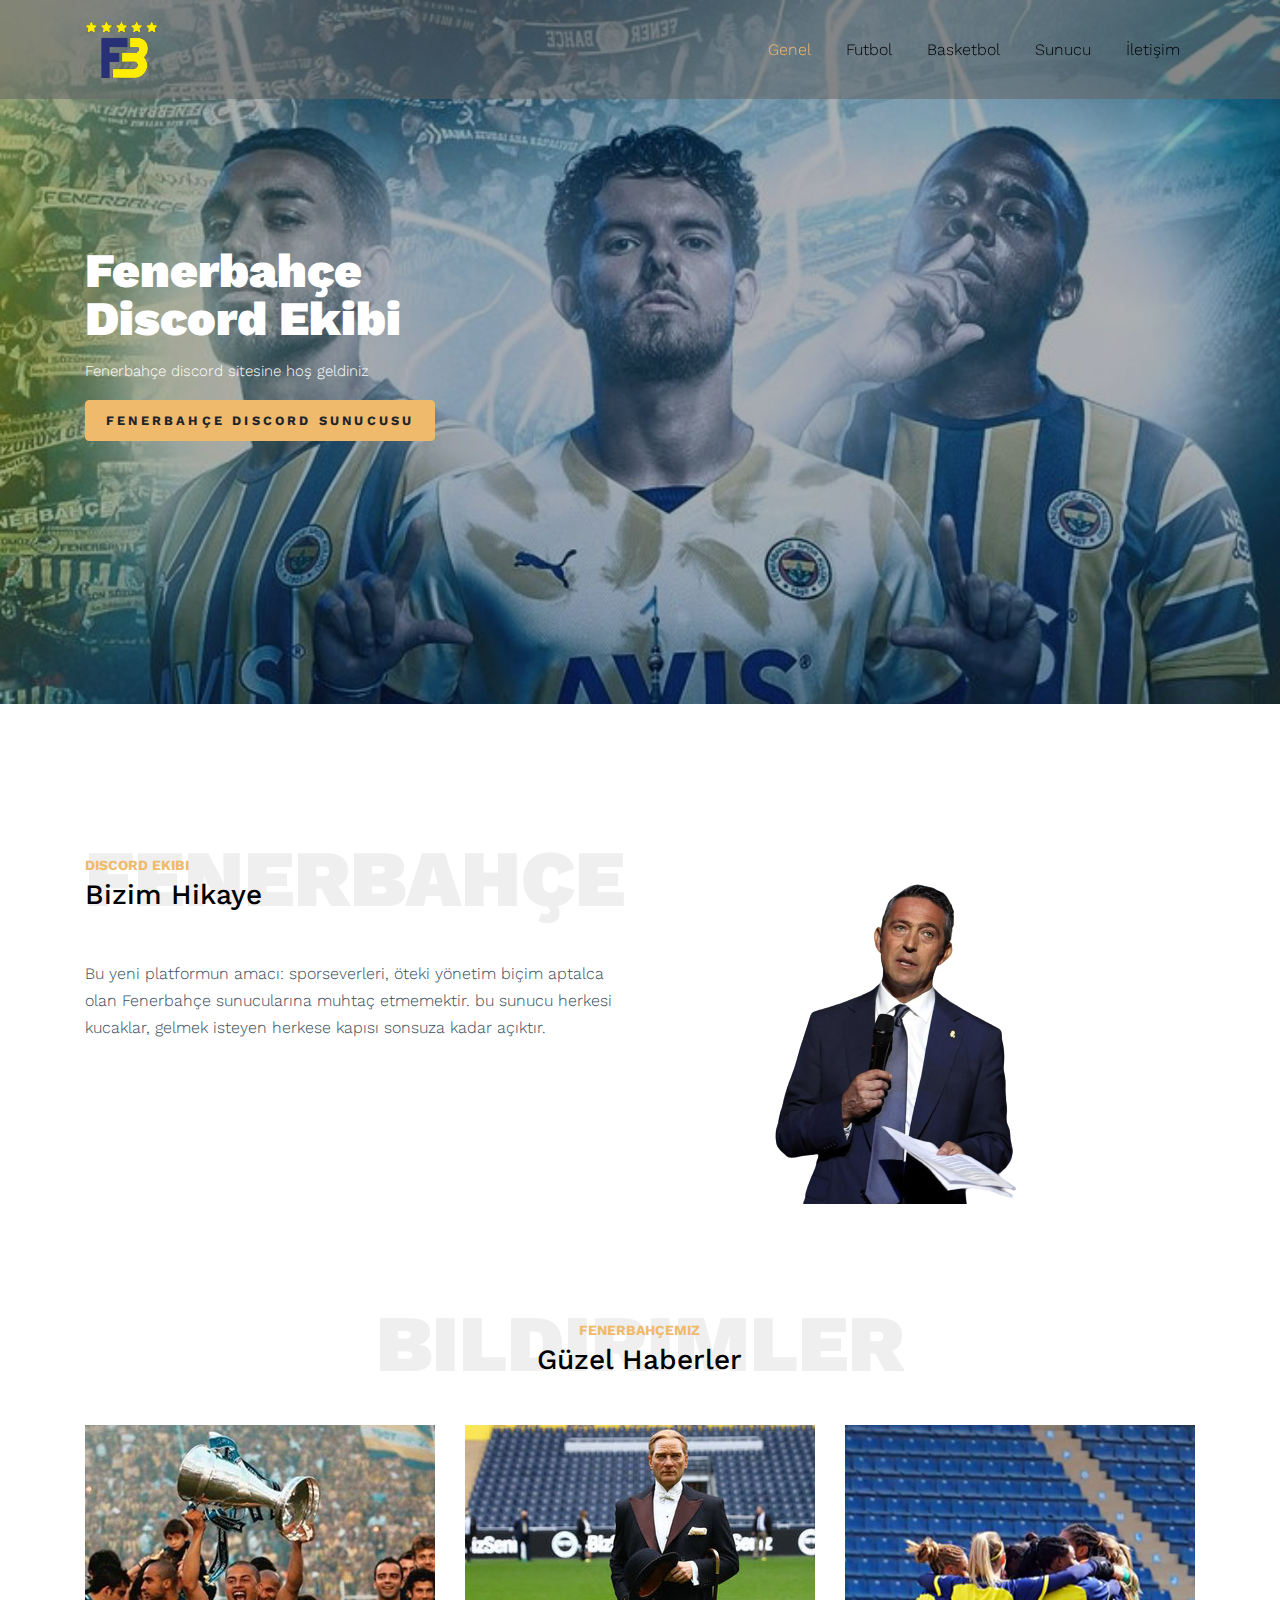
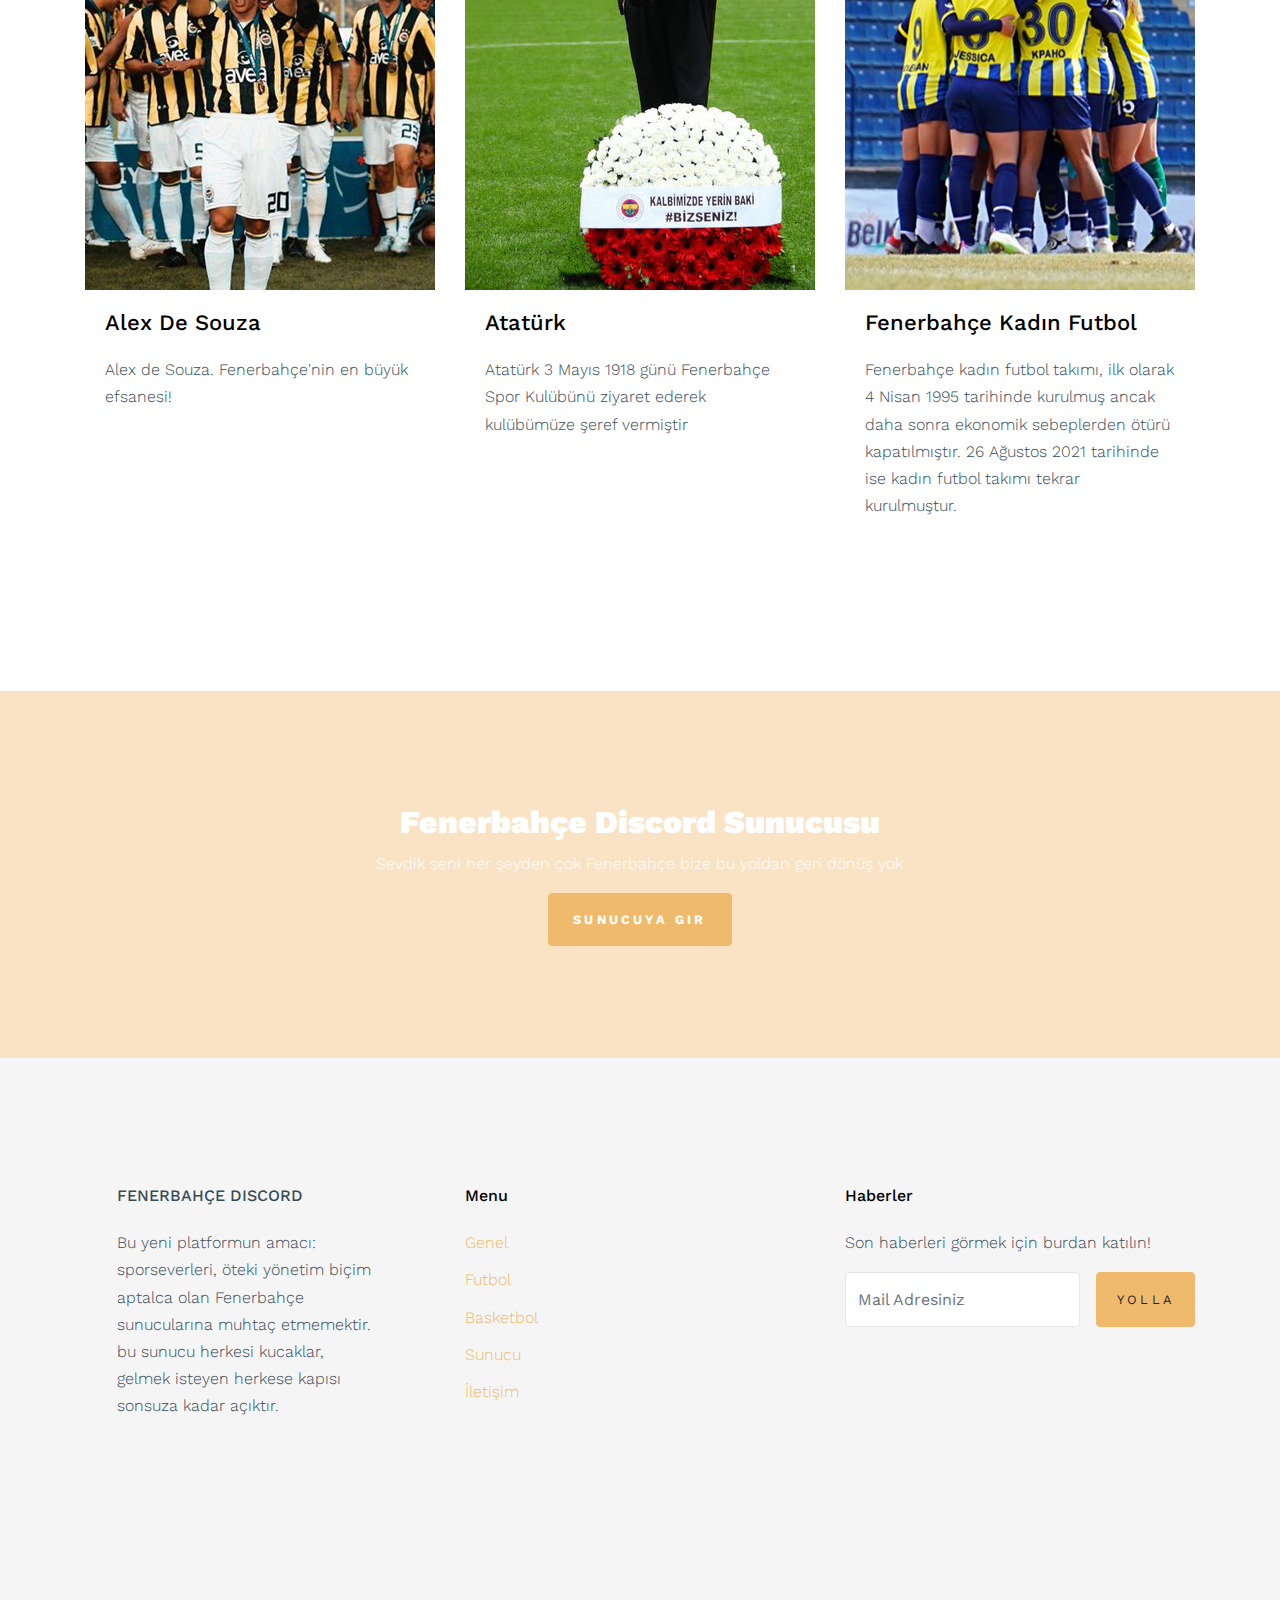
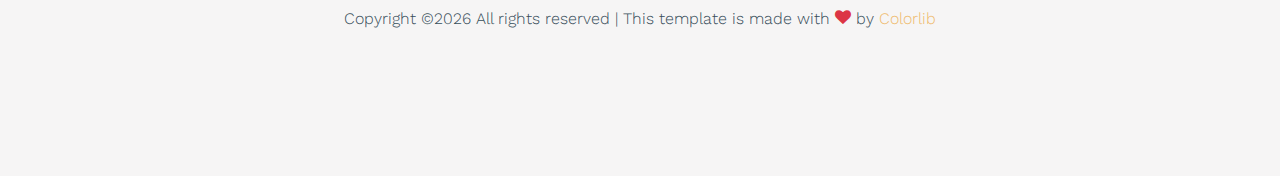
<file: index.html>
<!doctype html>
<html lang="en">

  <head>
    <title>Trips &mdash; Website Template by Colorlib</title>
    <meta charset="utf-8">
    <meta name="viewport" content="width=device-width, initial-scale=1, shrink-to-fit=no">

    <link href="https://fonts.googleapis.com/css?family=Work+Sans:400,700,900&display=swap" rel="stylesheet">

    <link rel="stylesheet" href="fonts/icomoon/style.css">

    <link rel="stylesheet" href="css/bootstrap.min.css">
    <link rel="stylesheet" href="css/bootstrap-datepicker.css">
    <link rel="stylesheet" href="css/jquery.fancybox.min.css">
    <link rel="stylesheet" href="css/owl.carousel.min.css">
    <link rel="stylesheet" href="css/owl.theme.default.min.css">
    <link rel="stylesheet" href="fonts/flaticon/font/flaticon.css">
    <link rel="stylesheet" href="css/aos.css">

    <!-- MAIN CSS -->
    <link rel="stylesheet" href="css/style.css">

  </head>


  <body data-spy="scroll" data-target=".site-navbar-target" data-offset="300">

  <button onclick="topFunction()" id="myBtn" title="Go to top">yukarı</button>


    <div class="site-wrap" id="home-section">

      <div class="site-mobile-menu site-navbar-target">
        <div class="site-mobile-menu-header">
          <div class="site-mobile-menu-close mt-3">
            <span class="icon-close2 js-menu-toggle"></span>
          </div>
        </div>
        <div class="site-mobile-menu-body"></div>
      </div>



      <header class="site-navbar site-navbar-target" role="banner">
        <button onclick="topFunction()" id="myBtn" title="Go to top">yukarı</button>

        <div class="container">
          <div class="row align-items-center position-relative">

            <div class="col-3 ">
              <div class="site-logo">
                <a href="index.html" class="font-weight-bold">
                  <img src="images/logoo.png" alt="Image" class="img-fluid">
                </a>
              </div>
            </div>

            <div class="col-9  text-right">
              

              <span class="d-inline-block d-lg-none"><a href="#" class="text-white site-menu-toggle js-menu-toggle py-5 text-white"><span class="icon-menu h3 text-white"></span></a></span>



              <nav class="site-navigation text-right ml-auto d-none d-lg-block" role="navigation">
                <ul class="site-menu main-menu js-clone-nav ml-auto ">
                  <li  class="active"><a href="index.html" class="nav-link">Genel</a></li>
                  <li><a href="futbol.html" class="nav-link">Futbol</a></li>
                  <li><a href="basketbol.html" class="nav-link">Basketbol</a></li>
                  <li><a href="sunucu.html" class="nav-link">Sunucu</a></li>
                  <li><a href="contact.html" class="nav-link">İletişim</a></li>
                </ul>
              </nav>
            </div>
          </div>
        </div>
      </header>

    <div class="ftco-blocks-cover-1">
      <div class="site-section-cover overlay" style="background-image: url('images/fener.jpg')">
        <div class="container">
          <div class="row align-items-center">
            <div class="col-md-5" data-aos="fade-right">
              <h1 class="mb-3 text-white">Fenerbahçe Discord Ekibi</h1>
              <p>Fenerbahçe discord sitesine hoş geldiniz
              </p>              <p class="d-flex align-items-center">
                <a class="btn btn-primary" href="https://discord.gg/fener" role="button"><b>Fenerbahçe Discord Sunucusu</b></a>

              </p>
            </div>
          </div>
        </div>
      </div>
    </div>

    <div class="site-section py-0">
      <div class="container">
        <div class="row align-items-center">
          <div class="col-md-6">
            <div class="heading-39101 mb-5">
              <span class="backdrop">Fenerbahçe</span>
              <span class="subtitle-39191">Discord Ekibi</span>
              <h3>Bizim Hikaye</h3>
            </div>
            <p>
              Bu yeni platformun amacı: sporseverleri, öteki yönetim biçim aptalca olan Fenerbahçe sunucularına muhtaç etmemektir.
              bu sunucu herkesi kucaklar, gelmek isteyen herkese kapısı sonsuza kadar açıktır.
            </p>
          </div>
          <div class="col-md-6" data-aos="fade-right">
            <img src="images/ali-removebg-preview.png" alt="Image" class="img-fluid">
          </div>
        </div>
      </div>
    </div>




    <div class="site-section">

      <div class="container">
        <div class="row justify-content-center text-center">
          <div class="col-md-10">
            <div class="heading-39101 mb-5">
              <span class="backdrop text-center">Bildirimler</span>
              <span class="subtitle-39191">Fenerbahçemiz</span>
              <h3>Güzel Haberler</h3>
            </div>
          </div>
        </div>

        <div class="row">
          <div class="col-lg-4 col-md-6 mb-4">
            <div class="post-entry-1 h-100">
              <a href="#">

                <img src="images/alex.png" alt="Image"
                 class="img-fluid">
              </a>
              <div class="post-entry-1-contents">

                <h2><a href="single.html">Alex De Souza</a></h2>

                <p>Alex de Souza. Fenerbahçe'nin en büyük efsanesi!</p>
              </div>
            </div>
          </div>
          <div class="col-lg-4 col-md-6 mb-4">
            <div class="post-entry-1 h-100">
              <a href="#">
                <img src="images/ataturk.jpg" alt="Image"
                 class="img-fluid">
              </a>
              <div class="post-entry-1-contents">

                <h2><a href="single.html">Atatürk</a></h2>
                <p>
                  Atatürk 3 Mayıs 1918 günü Fenerbahçe Spor Kulübünü ziyaret ederek kulübümüze şeref vermiştir



                </p>
              </div>
            </div>
          </div>

          <div class="col-lg-4 col-md-6 mb-4">
            <div class="post-entry-1 h-100">
              <a href="#">
                <img src="images/fbkadin.png" alt="Image"
                 class="img-fluid">
              </a>
              <div class="post-entry-1-contents">

                <h2><a href="single.html">Fenerbahçe Kadın Futbol
                </a></h2>
                <p>Fenerbahçe kadın futbol takımı, ilk olarak 4 Nisan 1995 tarihinde kurulmuş ancak daha sonra ekonomik sebeplerden ötürü kapatılmıştır. 26 Ağustos 2021 tarihinde ise kadın futbol takımı tekrar kurulmuştur.</p>
              </div>
            </div>
          </div>
        </div>
      </div>
    </div>








      <div class="site-section bg-image overlay" style="background-image: url('images/fenerbahce.jpg')">
      <div class="container">
        <div class="row justify-content-center">
          <div class="col-md-7 text-center">
            <h2 class="font-weight-bold text-white"><b>Fenerbahçe Discord Sunucusu</b></h2>
            <p class="text-white">Sevdik seni her şeyden çok
              Fenerbahçe bize bu yoldan geri dönüş yok</p>
            <p class="mb-0"><a href="https://discord.gg/fener" class="btn btn-primary text-white py-3 px-4"><b>Sunucuya Gir</b></a></p>
          </div>
        </div>
      </div>
    </div>









    <footer class="site-footer bg-light">
      <div class="container">
        <div class="row">
          <div class="col-md-3 col-lg-4 col-xl-3 mx-auto mb-4">
            <!-- Content -->
            <h6 class="text-uppercase fw-bold mb-4">
              <i class="fas fa-gem me-3 text-secondary"></i>Fenerbahçe Discord
            </h6>
            <p>
              Bu yeni platformun amacı: sporseverleri, öteki yönetim biçim aptalca olan Fenerbahçe sunucularına muhtaç etmemektir. bu sunucu herkesi kucaklar, gelmek isteyen herkese kapısı sonsuza kadar açıktır.
            </p>
          </div>



          <div class="col-lg-8 ml-auto">
            <div class="row">
              <div class="col-lg-6 ml-auto">
                <h2 class="footer-heading mb-4">Menu</h2>
                <ul class="list-unstyled">
                  <li><a href="#">Genel</a></li>
                  <li><a href="#">Futbol</a></li>
                  <li><a href="#">Basketbol</a></li>
                  <li><a href="#">Sunucu</a></li>
                  <li><a href="#">İletişim</a></li>
                </ul>
              </div>
              <div class="col-lg-6">
                <h2 class="footer-heading mb-4">Haberler</h2>
                <p>Son haberleri görmek için burdan katılın!</p>
                <form action="#" class="d-flex" class="subscribe">
                  <input type="text" class="form-control mr-3" placeholder="Mail Adresiniz">
                  <input type="submit" value="Yolla" class="btn btn-primary">
                </form>
              </div>

            </div>
          </div>
        </div>
        <div class="row pt-5 mt-5 text-center">
          <div class="col-md-12">
            <div class="border-top pt-5">
              <p>
            <!-- Link back to Colorlib can't be removed. Template is licensed under CC BY 3.0. -->
            Copyright &copy;<script>document.write(new Date().getFullYear());</script> All rights reserved | This template is made with <i class="icon-heart text-danger" aria-hidden="true"></i> by <a href="https://colorlib.com" target="_blank" >Colorlib</a>
            <!-- Link back to Colorlib can't be removed. Template is licensed under CC BY 3.0. -->
            </p>
            </div>
          </div>

        </div>
      </div>
    </footer>

    </div>

    <script src="js/jquery-3.3.1.min.js"></script>
    <script src="js/jquery-migrate-3.0.0.js"></script>
    <script src="js/popper.min.js"></script>
    <script src="js/bootstrap.min.js"></script>
    <script src="js/owl.carousel.min.js"></script>
    <script src="js/jquery.sticky.js"></script>
    <script src="js/jquery.waypoints.min.js"></script>
    <script src="js/jquery.animateNumber.min.js"></script>
    <script src="js/jquery.fancybox.min.js"></script>
    <script src="js/jquery.stellar.min.js"></script>
    <script src="js/jquery.easing.1.3.js"></script>
    <script src="js/bootstrap-datepicker.min.js"></script>
    <script src="js/isotope.pkgd.min.js"></script>
    <script src="js/aos.js"></script>

    <script src="js/main.js"></script>

  </body>

</html>
</file>
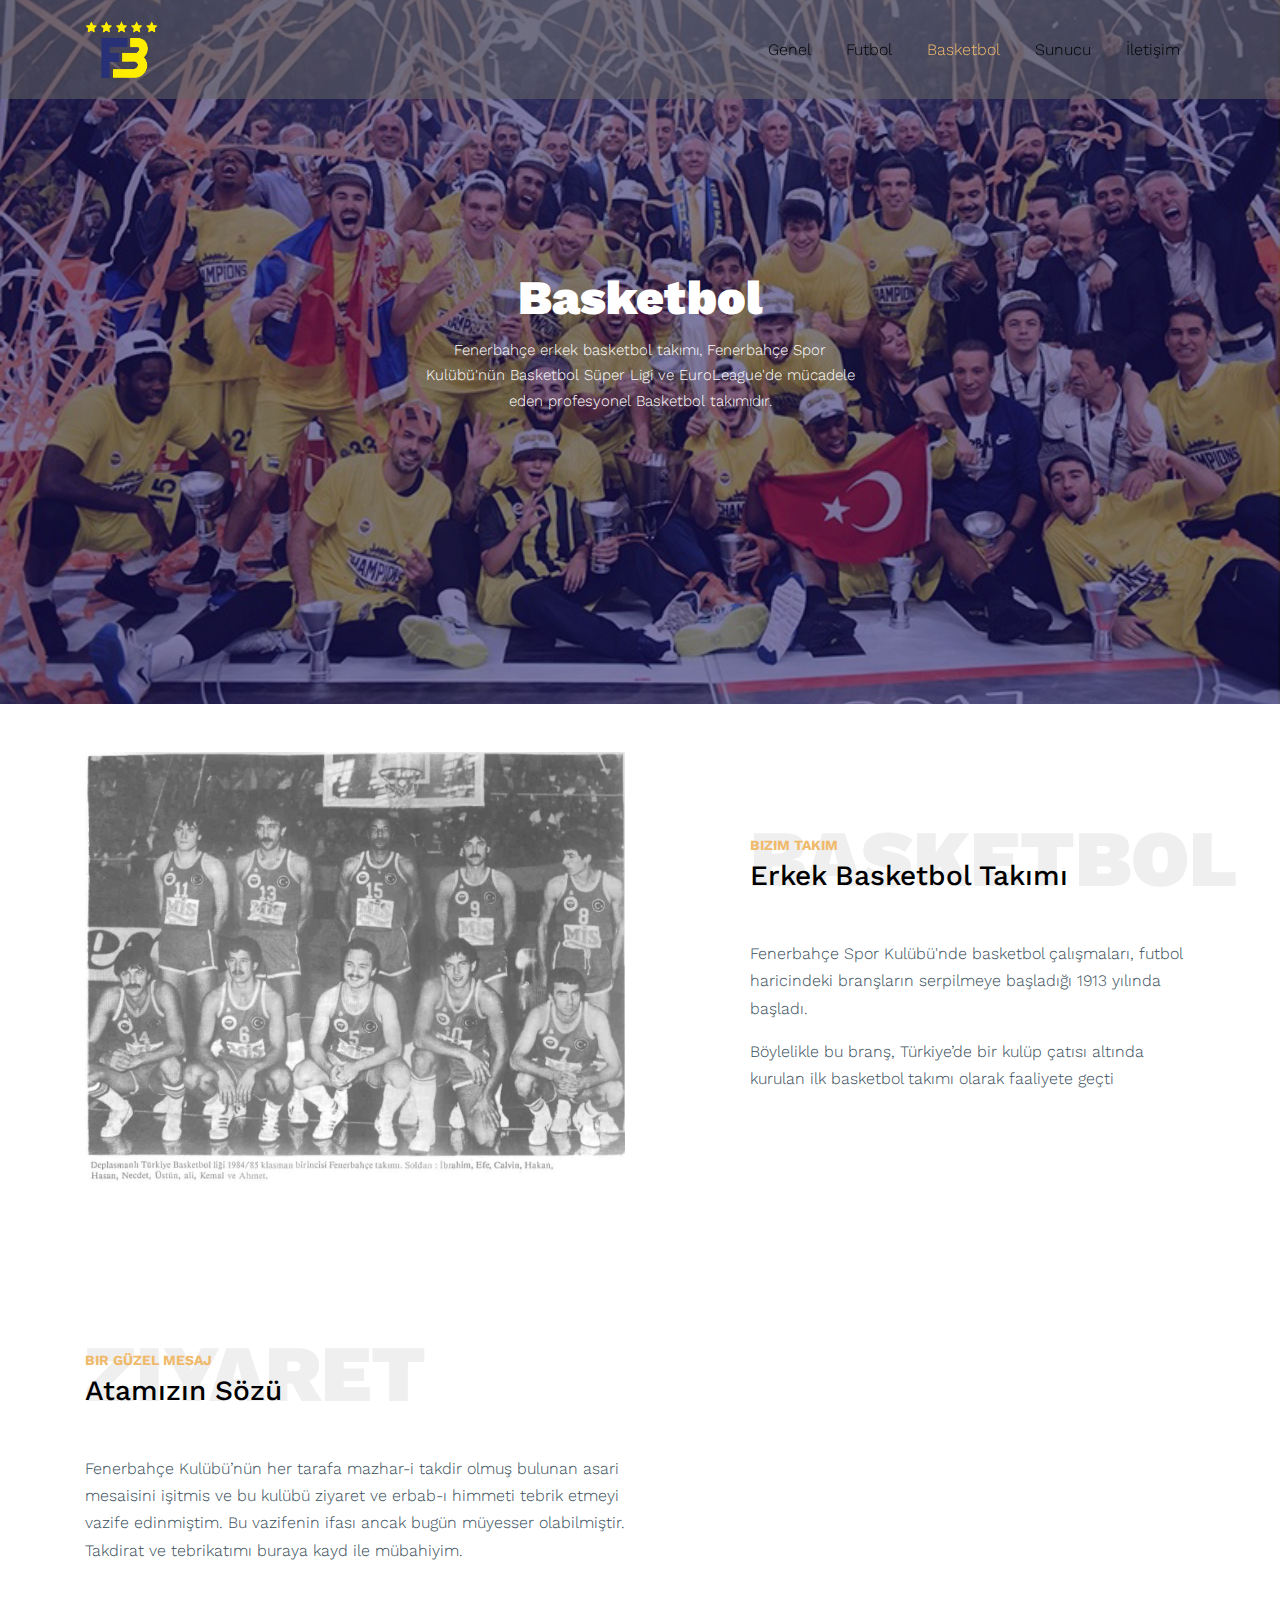
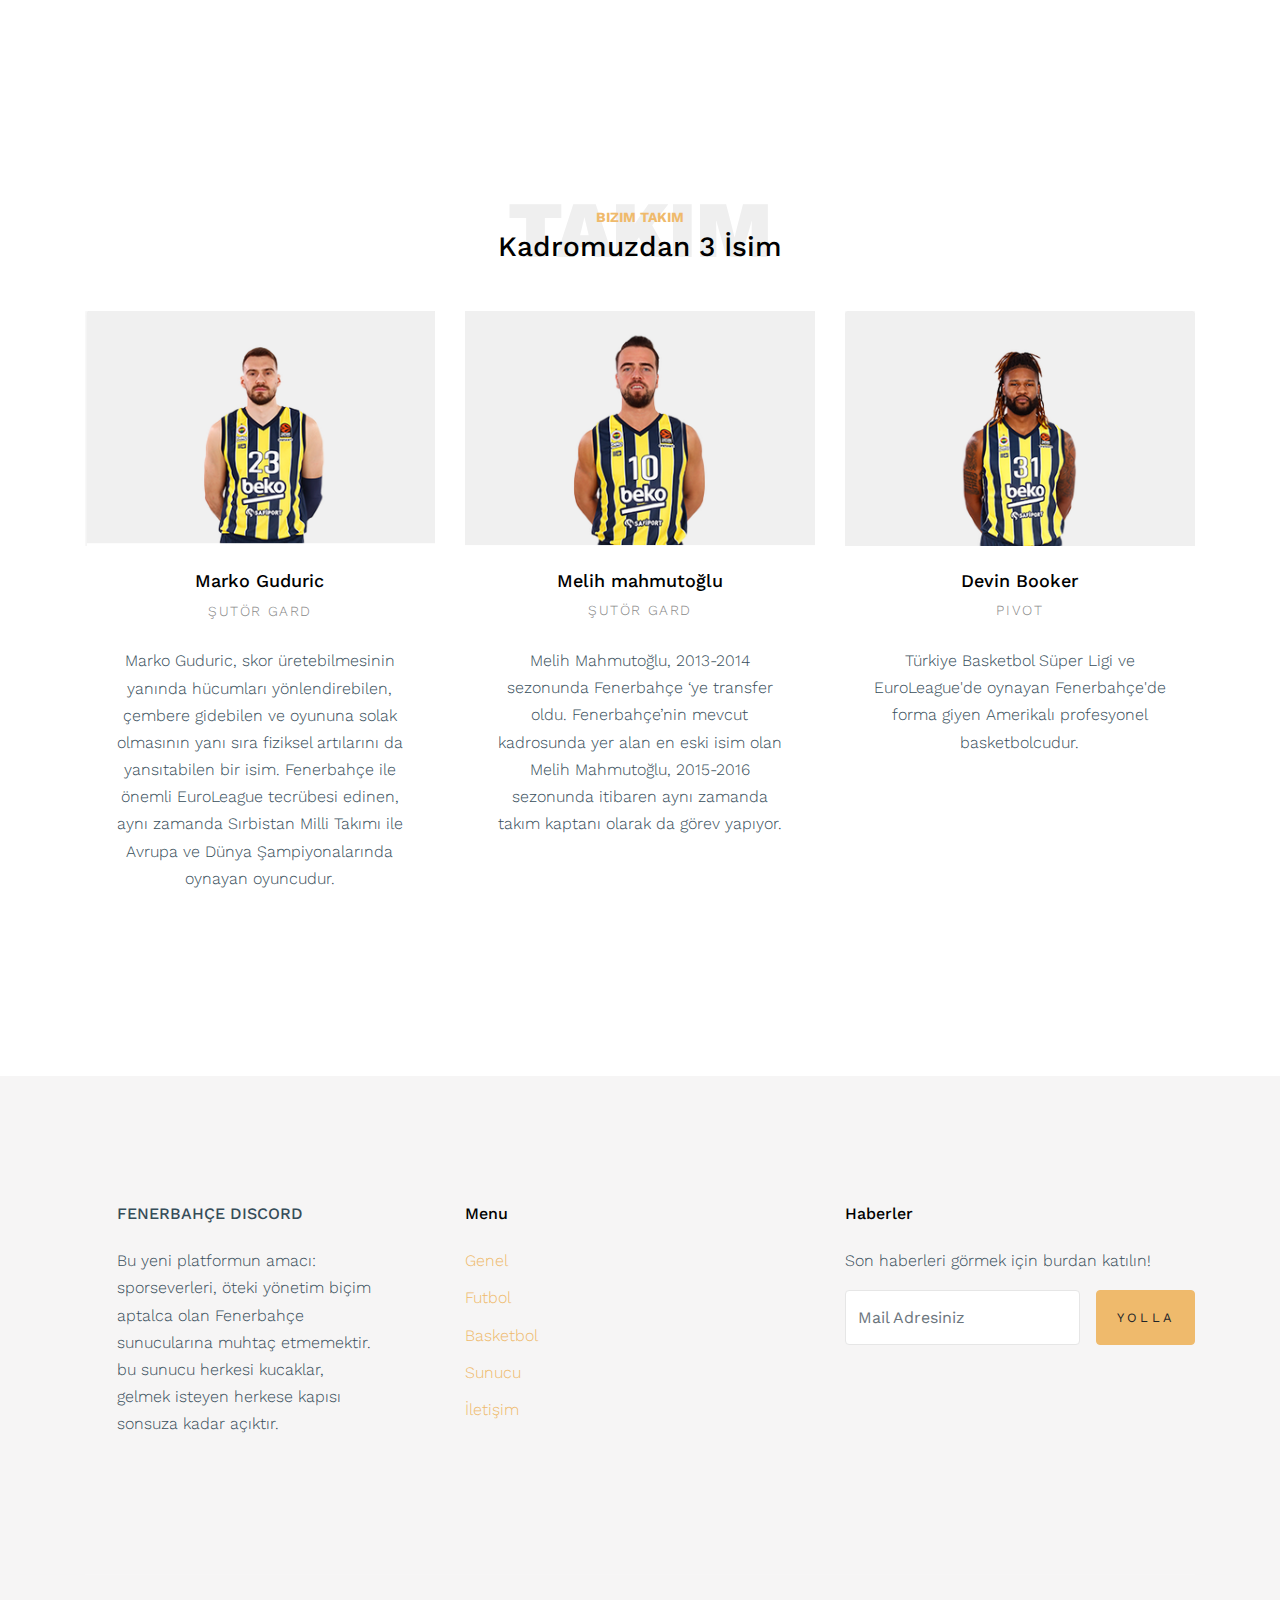
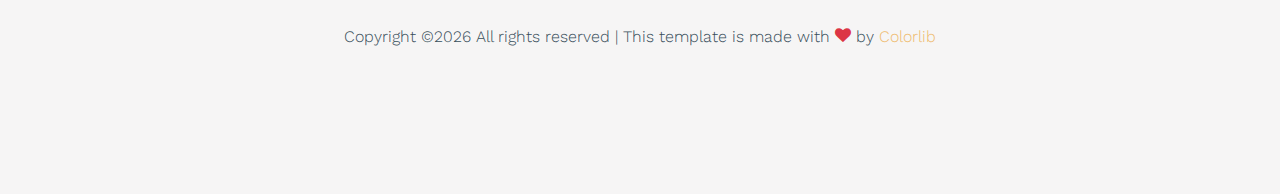
<file: basketbol.html>
<!doctype html>
<html lang="en">

  <head>
    <title>Trips &mdash; Website Template by Colorlib</title>
    <meta charset="utf-8">
    <meta name="viewport" content="width=device-width, initial-scale=1, shrink-to-fit=no">

    <link href="https://fonts.googleapis.com/css?family=Work+Sans:400,700,900&display=swap" rel="stylesheet">

    <link rel="stylesheet" href="fonts/icomoon/style.css">

    <link rel="stylesheet" href="css/bootstrap.min.css">
    <link rel="stylesheet" href="css/bootstrap-datepicker.css">
    <link rel="stylesheet" href="css/jquery.fancybox.min.css">
    <link rel="stylesheet" href="css/owl.carousel.min.css">
    <link rel="stylesheet" href="css/owl.theme.default.min.css">
    <link rel="stylesheet" href="fonts/flaticon/font/flaticon.css">
    <link rel="stylesheet" href="css/aos.css">

    <!-- MAIN CSS -->
    <link rel="stylesheet" href="css/style.css">

  </head>

  <body data-spy="scroll" data-target=".site-navbar-target" data-offset="300">

    
    <div class="site-wrap" id="home-section">

      <div class="site-mobile-menu site-navbar-target">
        <div class="site-mobile-menu-header">
          <div class="site-mobile-menu-close mt-3">
            <span class="icon-close2 js-menu-toggle"></span>
          </div>
        </div>
        <div class="site-mobile-menu-body"></div>
      </div>



      <header class="site-navbar site-navbar-target" role="banner">
        <button onclick="topFunction()" id="myBtn" title="Go to top">yukarı</button>

        <div class="container">
          <div class="row align-items-center position-relative">

            <div class="col-3 ">
              <div class="site-logo">
                <a href="index.html" class="font-weight-bold">
                  <img src="images/logoo.png" alt="Image" class="img-fluid">
                </a>
              </div>
            </div>

            <div class="col-9  text-right">
              

              <span class="d-inline-block d-lg-none"><a href="#" class="text-white site-menu-toggle js-menu-toggle py-5 text-white"><span class="icon-menu h3 text-white"></span></a></span>



              <nav class="site-navigation text-right ml-auto d-none d-lg-block" role="navigation">
                <ul class="site-menu main-menu js-clone-nav ml-auto ">
                  <li><a href="index.html" class="nav-link">Genel</a></li>
                  <li><a href="futbol.html" class="nav-link">Futbol</a></li>
                  <li  class="active"><a href="basketbol.html" class="nav-link">Basketbol</a></li>
                  <li><a href="sunucu.html" class="nav-link">Sunucu</a></li>
                  <li><a href="contact.html" class="nav-link">İletişim</a></li>
                </ul>
              </nav>
            </div>

            
          </div>
        </div>

      </header>

    <div class="ftco-blocks-cover-1">
      <div class="site-section-cover overlay" style="background-image: url('images/fbbasket.png')">
        <div class="container">
          <div class="row align-items-center justify-content-center text-center">
            <div class="col-md-5" data-aos="fade-up">
              <h1 class="mb-3 text-white">Basketbol</h1>
              <p>Fenerbahçe erkek basketbol takımı, Fenerbahçe Spor Kulübü'nün Basketbol Süper Ligi ve EuroLeague'de mücadele eden profesyonel Basketbol takımıdır.</p>
              
            </div>
          </div>
        </div>
      </div>
    </div>



      <div class="site-section py-5">
        <div class="container">
          <div class="row align-items-center">
            <div class="col-md-5 order-2 ml-auto">
              <div class="heading-39101 mb-5">
                <span class="backdrop">Basketbol</span>
                <span class="subtitle-39191">Bizim takım</span>
                <h3>Erkek Basketbol Takımı</h3>
              </div>

              <p>Fenerbahçe Spor Kulübü'nde basketbol çalışmaları, futbol haricindeki branşların serpilmeye başladığı 1913 yılında başladı.           </p>
              <p>Böylelikle bu branş, Türkiye’de bir kulüp çatısı altında kurulan ilk basketbol takımı olarak faaliyete geçti</p>
            </div>
            <div class="col-md-6 order-1" data-aos="fade-left">
              <img src="images/fbbas.jpg" alt="Image" class="img-fluid">
            </div>
          </div>
        </div>
      </div>


      <div class="site-section py-5">
        <div class="container">
          <div class="row align-items-center">
            <div class="col-md-6">
              <div class="heading-39101 mb-5">
                <span class="backdrop">Ziyaret</span>
                <span class="subtitle-39191">Bir Güzel Mesaj</span>
                <h3>Atamızın Sözü</h3>
              </div>
              <p>Fenerbahçe Kulübü’nün her tarafa mazhar-i takdir olmuş bulunan asari mesaisini işitmis ve bu kulübü ziyaret ve erbab-ı himmeti tebrik etmeyi vazife edinmiştim.
                Bu vazifenin ifası ancak bugün müyesser olabilmiştir. Takdirat ve tebrikatımı buraya kayd ile mübahiyim.</p>

            </div>
            <div class="col-md-6" data-aos="fade-right">
              <img src="images/atafb.jpg" alt="Image" class="img-fluid">
            </div>
          </div>
        </div>
      </div>


      <div class="site-section">

        <div class="container">
          <div class="row justify-content-center text-center">
            <div class="col-md-10">
              <div class="heading-39101 mb-5">
                <span class="backdrop text-center">Takım</span>
                <span class="subtitle-39191">Bizim takım</span>
                <h3>Kadromuzdan 3 İsim </h3>
              </div>
            </div>
          </div>


          <div class="row">

            <div class="col-lg-4 col-md-6 mb-4">
              <div class="person-29191 text-center">
                <img src="images/gudur.png" alt="Image" class="img-fluid mb-4">
                <div class="px-4">
                  <h2 class="mb-2">Marko Guduric</h2>
                  <p class="caption mb-4">Şutör Gard</p>
                  <p>Marko Guduric, skor üretebilmesinin yanında hücumları yönlendirebilen,
                    çembere gidebilen ve oyununa solak olmasının yanı sıra fiziksel artılarını da yansıtabilen bir isim. Fenerbahçe ile önemli EuroLeague tecrübesi edinen, aynı zamanda Sırbistan Milli Takımı ile Avrupa ve Dünya Şampiyonalarında oynayan oyuncudur.
                  </p>
                  <div class="social_29128 mt-5">

                  </div>
                </div>
              </div>
            </div>

            <div class="col-lg-4 col-md-6 mb-4">
              <div class="person-29191 text-center">
                <img src="images/melih.png" alt="Image" class="img-fluid mb-4">
                <div class="px-4">
                  <h2 class="mb-2">Melih mahmutoğlu
                  </h2>
                  <p class="caption mb-4">Şutör Gard</p>
                  <p>Melih Mahmutoğlu, 2013-2014 sezonunda Fenerbahçe ‘ye transfer oldu. Fenerbahçe’nin mevcut kadrosunda yer alan en eski isim olan Melih Mahmutoğlu, 2015-2016 sezonunda itibaren aynı zamanda takım kaptanı olarak da görev yapıyor.</p>
                  <div class="social_29128 mt-5">

                  </div>
                </div>
              </div>
            </div>

            <div class="col-lg-4 col-md-6 mb-4">
              <div class="person-29191 text-center">
                <img src="images/booker.png" alt="Image" class="img-fluid mb-4">
                <div class="px-4">
                  <h2 class="mb-2">Devin Booker</h2>
                  <p class="caption mb-4">Pivot</p>
                  <p> Türkiye Basketbol Süper Ligi ve EuroLeague'de oynayan Fenerbahçe'de forma giyen Amerikalı profesyonel basketbolcudur.</p>
                  <div class="social_29128 mt-5">

                  </div>
                </div>
              </div>
            </div>

          </div>

        </div>
      </div>







      <footer class="site-footer bg-light">
        <div class="container">
          <div class="row">
            <div class="col-md-3 col-lg-4 col-xl-3 mx-auto mb-4">
              <!-- Content -->
              <h6 class="text-uppercase fw-bold mb-4">
                <i class="fas fa-gem me-3 text-secondary"></i>Fenerbahçe Discord
              </h6>
              <p>
                Bu yeni platformun amacı: sporseverleri, öteki yönetim biçim aptalca olan Fenerbahçe sunucularına muhtaç etmemektir. bu sunucu herkesi kucaklar, gelmek isteyen herkese kapısı sonsuza kadar açıktır.
              </p>
            </div>



            <div class="col-lg-8 ml-auto">
              <div class="row">
                <div class="col-lg-6 ml-auto">
                  <h2 class="footer-heading mb-4">Menu</h2>
                  <ul class="list-unstyled">
                    <li><a href="#">Genel</a></li>
                    <li><a href="#">Futbol</a></li>
                    <li><a href="#">Basketbol</a></li>
                    <li><a href="#">Sunucu</a></li>
                    <li><a href="#">İletişim</a></li>
                  </ul>
                </div>
                <div class="col-lg-6">
                  <h2 class="footer-heading mb-4">Haberler</h2>
                  <p>Son haberleri görmek için burdan katılın!</p>
                  <form action="#" class="d-flex" class="subscribe">
                    <input type="text" class="form-control mr-3" placeholder="Mail Adresiniz">
                    <input type="submit" value="Yolla" class="btn btn-primary">
                  </form>
                </div>

              </div>
            </div>
          </div>
          <div class="row pt-5 mt-5 text-center">
            <div class="col-md-12">
              <div class="border-top pt-5">
                <p>
                  <!-- Link back to Colorlib can't be removed. Template is licensed under CC BY 3.0. -->
                  Copyright &copy;<script>document.write(new Date().getFullYear());</script> All rights reserved | This template is made with <i class="icon-heart text-danger" aria-hidden="true"></i> by <a href="https://colorlib.com" target="_blank" >Colorlib</a>
                  <!-- Link back to Colorlib can't be removed. Template is licensed under CC BY 3.0. -->
                </p>
              </div>
            </div>

          </div>
        </div>
      </footer>
    </div>

    <script src="js/jquery-3.3.1.min.js"></script>
    <script src="js/jquery-migrate-3.0.0.js"></script>
    <script src="js/popper.min.js"></script>
    <script src="js/bootstrap.min.js"></script>
    <script src="js/owl.carousel.min.js"></script>
    <script src="js/jquery.sticky.js"></script>
    <script src="js/jquery.waypoints.min.js"></script>
    <script src="js/jquery.animateNumber.min.js"></script>
    <script src="js/jquery.fancybox.min.js"></script>
    <script src="js/jquery.stellar.min.js"></script>
    <script src="js/jquery.easing.1.3.js"></script>
    <script src="js/bootstrap-datepicker.min.js"></script>
    <script src="js/isotope.pkgd.min.js"></script>
    <script src="js/aos.js"></script>

    <script src="js/main.js"></script>

  </body>

</html>
</file>
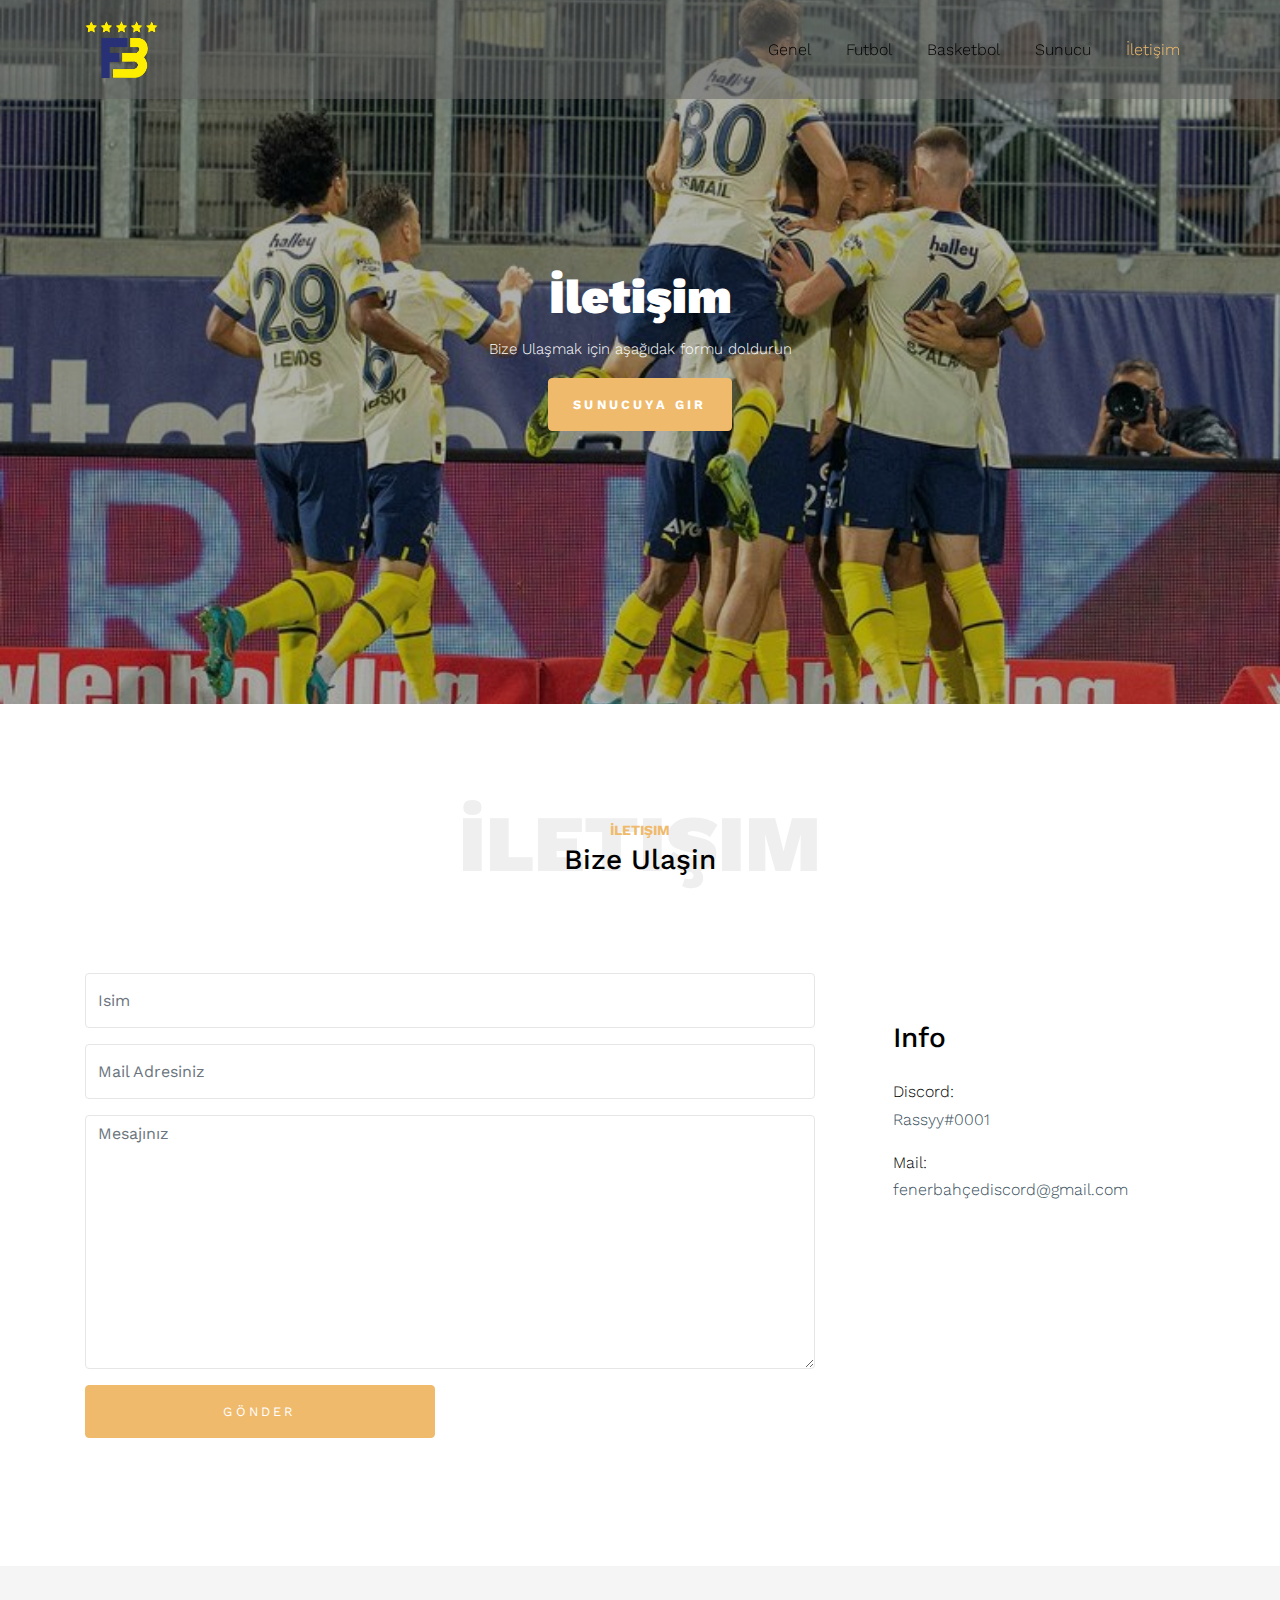
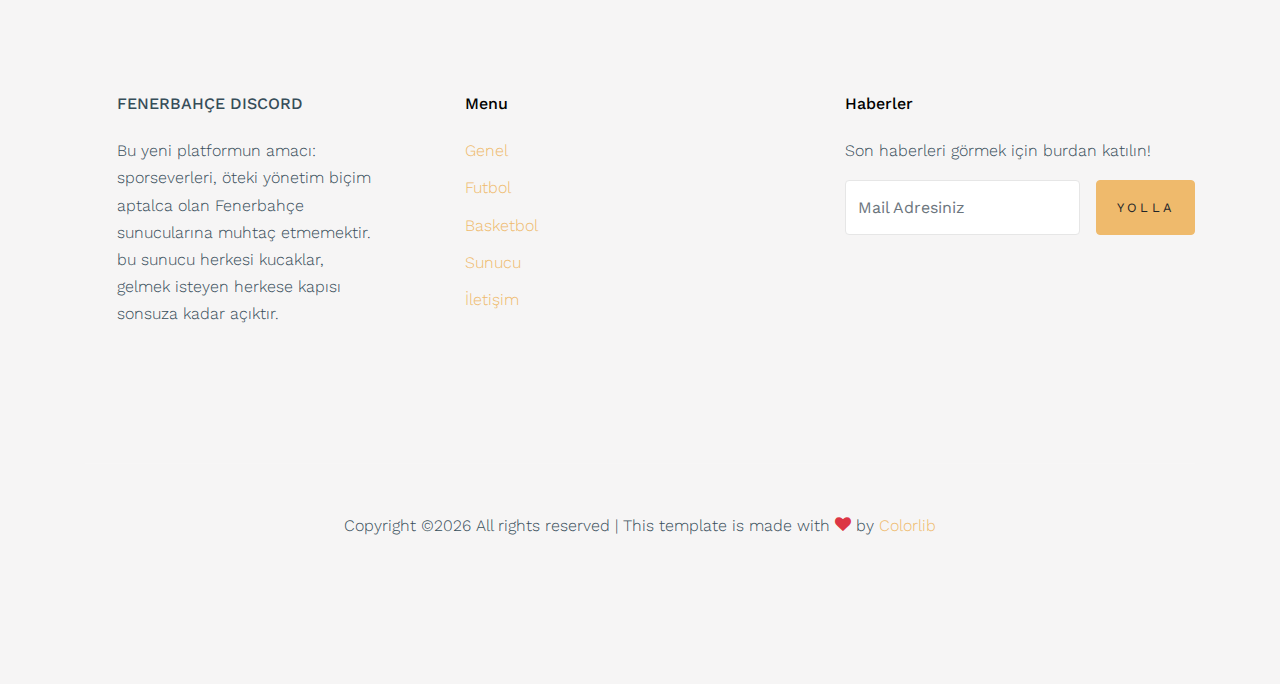
<file: contact.html>
<!doctype html>
<html lang="en">

  <head>
    <title>Trips &mdash; Website Template by Colorlib</title>
    <meta charset="utf-8">
    <meta name="viewport" content="width=device-width, initial-scale=1, shrink-to-fit=no">

    <link href="https://fonts.googleapis.com/css?family=Work+Sans:400,700,900&display=swap" rel="stylesheet">

    <link rel="stylesheet" href="fonts/icomoon/style.css">

    <link rel="stylesheet" href="css/bootstrap.min.css">
    <link rel="stylesheet" href="css/bootstrap-datepicker.css">
    <link rel="stylesheet" href="css/jquery.fancybox.min.css">
    <link rel="stylesheet" href="css/owl.carousel.min.css">
    <link rel="stylesheet" href="css/owl.theme.default.min.css">
    <link rel="stylesheet" href="fonts/flaticon/font/flaticon.css">
    <link rel="stylesheet" href="css/aos.css">

    <!-- MAIN CSS -->
    <link rel="stylesheet" href="css/style.css">

  </head>

  <body data-spy="scroll" data-target=".site-navbar-target" data-offset="300">

    
    <div class="site-wrap" id="home-section">

      <div class="site-mobile-menu site-navbar-target">
        <div class="site-mobile-menu-header">
          <div class="site-mobile-menu-close mt-3">
            <span class="icon-close2 js-menu-toggle"></span>
          </div>
        </div>
        <div class="site-mobile-menu-body"></div>
      </div>



      <header class="site-navbar site-navbar-target" role="banner">
        <button onclick="topFunction()" id="myBtn" title="Go to top">yukarı</button>

        <div class="container">
          <div class="row align-items-center position-relative">

            <div class="col-3 ">
              <div class="site-logo">
                <a href="index.html" class="font-weight-bold">
                  <img src="images/logoo.png" alt="Image" class="img-fluid">
                </a>
              </div>
            </div>

            <div class="col-9  text-right">
              

              <span class="d-inline-block d-lg-none"><a href="#" class="text-white site-menu-toggle js-menu-toggle py-5 text-white"><span class="icon-menu h3 text-white"></span></a></span>



              <nav class="site-navigation text-right ml-auto d-none d-lg-block" role="navigation">
                <ul class="site-menu main-menu js-clone-nav ml-auto ">
                  <li><a href="index.html" class="nav-link">Genel</a></li>
                  <li><a href="futbol.html" class="nav-link">Futbol</a></li>
                  <li><a href="basketbol.html" class="nav-link">Basketbol</a></li>
                  <li><a href="sunucu.html" class="nav-link">Sunucu</a></li>
                  <li  class="active"><a href="contact.html" class="nav-link">İletişim</a></li>
                </ul>
              </nav>
            </div>

            
          </div>
        </div>

      </header>

    <div class="ftco-blocks-cover-1">
      <div class="site-section-cover overlay" style="background-image: url('images/fbt.jpg')">
        <div class="container">
          <div class="row align-items-center justify-content-center text-center">
            <div class="col-md-5" data-aos="fade-up">
              <h1 class="mb-3 text-white">İletişim</h1>
              <p>Bize Ulaşmak için aşağıdak formu doldurun</p>
              <p class="mb-0"><a href="https://discord.gg/fener" class="btn btn-primary text-white py-3 px-4"><b>Sunucuya Gir</b></a></p>

            </div>
          </div>
        </div>
      </div>
    </div>


    <div class="site-section">
      <div class="container">

        <div class="row justify-content-center text-center mb-5">
          <div class="col-md-10">
            <div class="heading-39101 mb-5">
              <span class="backdrop text-center">İletişim</span>
              <span class="subtitle-39191">İletişim</span>
              <h3>Bize Ulaşin</h3>
            </div>
          </div>
        </div>
       
        <div class="row">
          <div class="col-md-8" >
            <form action="#" method="post">
              <div class="form-group row">

                <div class="col-md-12">
                  <input type="text" class="form-control" placeholder="Isim">
                </div>
              </div>

              <div class="form-group row">
                <div class="col-md-12">
                  <input type="text" class="form-control" placeholder="Mail Adresiniz">
                </div>
              </div>

              <div class="form-group row">
                <div class="col-md-12">
                  <textarea name="" id="" class="form-control" placeholder="Mesajınız" cols="30" rows="10"></textarea>
                </div>
              </div>
              <div class="form-group row">
                <div class="col-md-6 mr-auto">
                  <input type="submit" class="btn btn-block btn-primary text-white py-3 px-5" value="Gönder">
                </div>
              </div>
            </form>
          </div>
          <div class="col-lg-4 ml-auto">
            <div class="bg-white p-3 p-md-5">
              <h3 class="text-black mb-4">Info</h3>
              <ul class="list-unstyled footer-link">
                <li class="d-block mb-3">

                <li class="d-block mb-3"><span class="d-block text-black">Discord:</span><span>Rassyy#0001</span></li>
                <li class="d-block mb-3"><span class="d-block text-black">Mail:</span><span>fenerbahçediscord@gmail.com</span></li>
              </ul>
            </div>
          </div>
        </div>
        
      </div>
    </div> <!-- END .site-section -->



      <footer class="site-footer bg-light">
        <div class="container">
          <div class="row">
            <div class="col-md-3 col-lg-4 col-xl-3 mx-auto mb-4">
              <!-- Content -->
              <h6 class="text-uppercase fw-bold mb-4">
                <i class="fas fa-gem me-3 text-secondary"></i>Fenerbahçe Discord
              </h6>
              <p>
                Bu yeni platformun amacı: sporseverleri, öteki yönetim biçim aptalca olan Fenerbahçe sunucularına muhtaç etmemektir. bu sunucu herkesi kucaklar, gelmek isteyen herkese kapısı sonsuza kadar açıktır.
              </p>
            </div>



            <div class="col-lg-8 ml-auto">
              <div class="row">
                <div class="col-lg-6 ml-auto">
                  <h2 class="footer-heading mb-4">Menu</h2>
                  <ul class="list-unstyled">
                    <li><a href="#">Genel</a></li>
                    <li><a href="#">Futbol</a></li>
                    <li><a href="#">Basketbol</a></li>
                    <li><a href="#">Sunucu</a></li>
                    <li><a href="#">İletişim</a></li>
                  </ul>
                </div>
                <div class="col-lg-6">
                  <h2 class="footer-heading mb-4">Haberler</h2>
                  <p>Son haberleri görmek için burdan katılın!</p>
                  <form action="#" class="d-flex" class="subscribe">
                    <input type="text" class="form-control mr-3" placeholder="Mail Adresiniz">
                    <input type="submit" value="Yolla" class="btn btn-primary">
                  </form>
                </div>

              </div>
            </div>
          </div>
          <div class="row pt-5 mt-5 text-center">
            <div class="col-md-12">
              <div class="border-top pt-5">
                <p>
                  <!-- Link back to Colorlib can't be removed. Template is licensed under CC BY 3.0. -->
                  Copyright &copy;<script>document.write(new Date().getFullYear());</script> All rights reserved | This template is made with <i class="icon-heart text-danger" aria-hidden="true"></i> by <a href="https://colorlib.com" target="_blank" >Colorlib</a>
                  <!-- Link back to Colorlib can't be removed. Template is licensed under CC BY 3.0. -->
                </p>
              </div>
            </div>

          </div>
        </div>
      </footer>


    <script src="js/jquery-3.3.1.min.js"></script>
    <script src="js/jquery-migrate-3.0.0.js"></script>
    <script src="js/popper.min.js"></script>
    <script src="js/bootstrap.min.js"></script>
    <script src="js/owl.carousel.min.js"></script>
    <script src="js/jquery.sticky.js"></script>
    <script src="js/jquery.waypoints.min.js"></script>
    <script src="js/jquery.animateNumber.min.js"></script>
    <script src="js/jquery.fancybox.min.js"></script>
    <script src="js/jquery.stellar.min.js"></script>
    <script src="js/jquery.easing.1.3.js"></script>
    <script src="js/bootstrap-datepicker.min.js"></script>
    <script src="js/isotope.pkgd.min.js"></script>
    <script src="js/aos.js"></script>

    <script src="js/main.js"></script>

  </body>

</html>
</file>
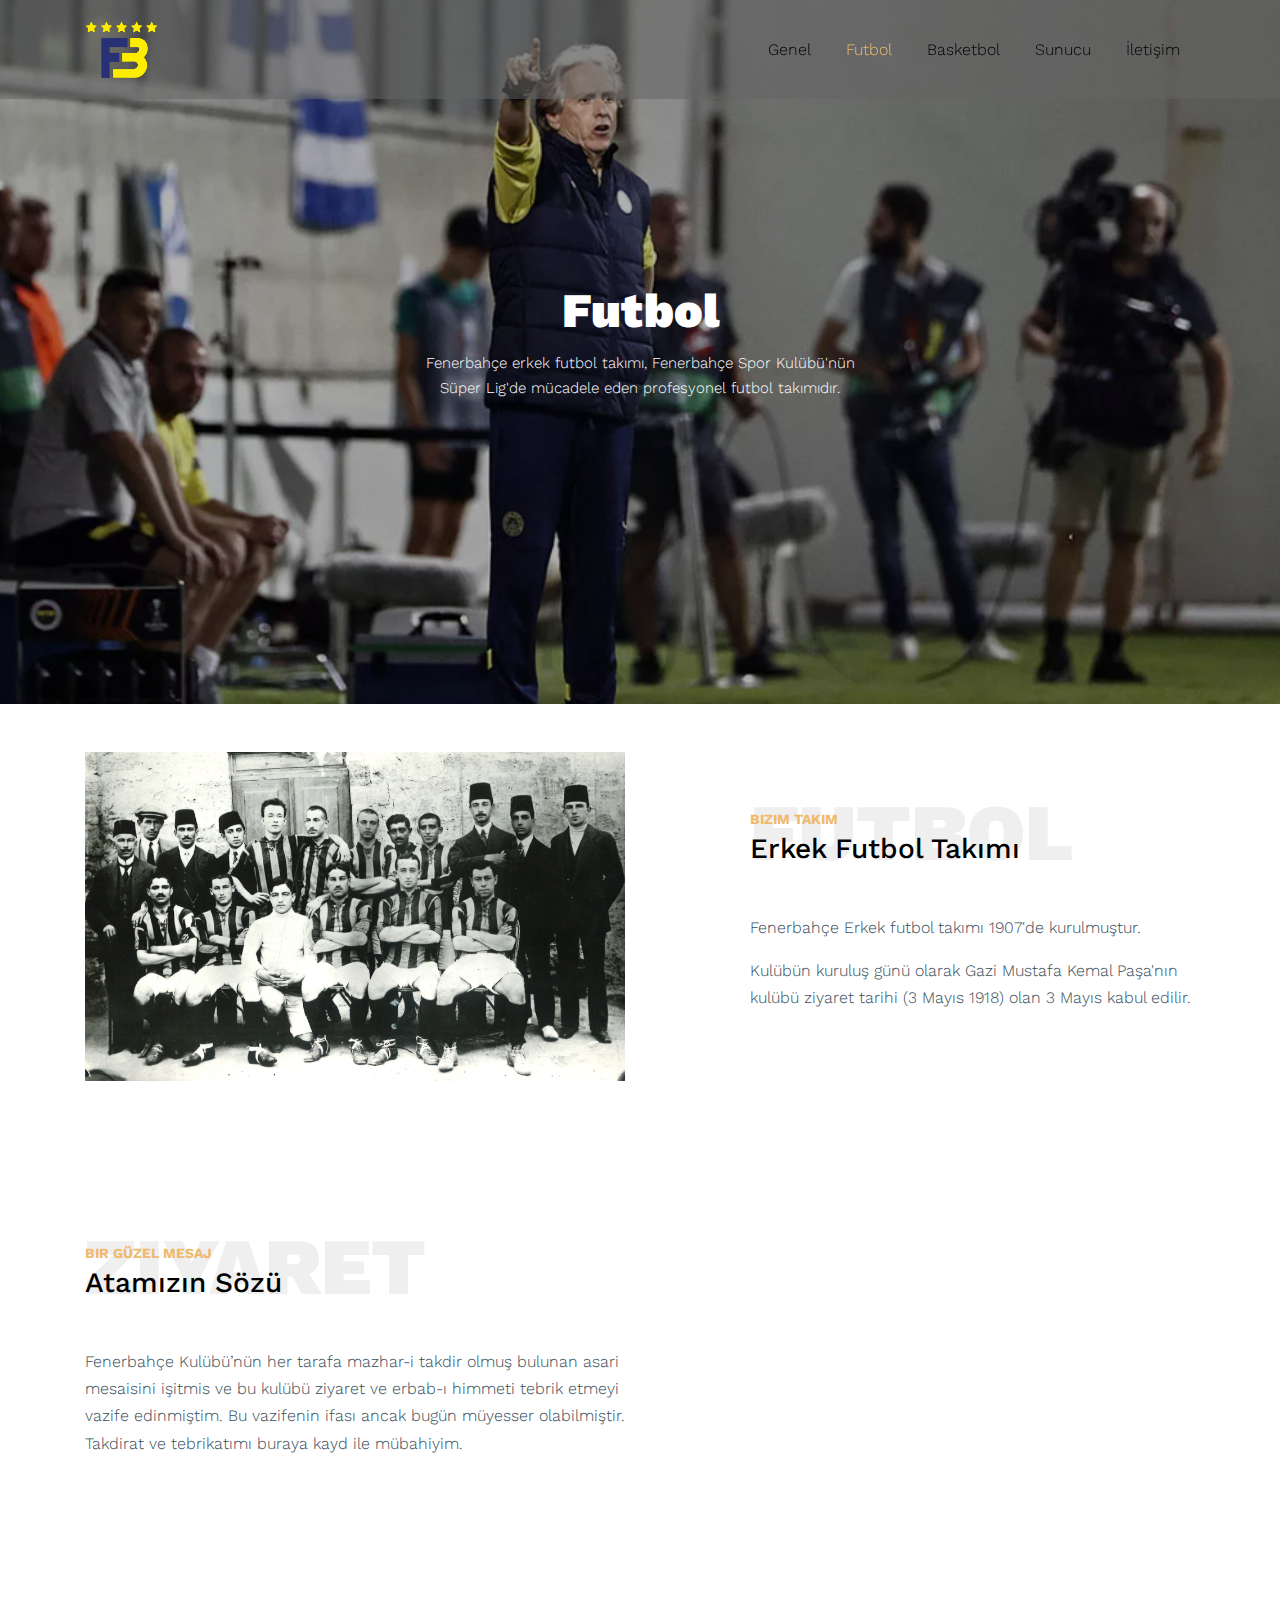
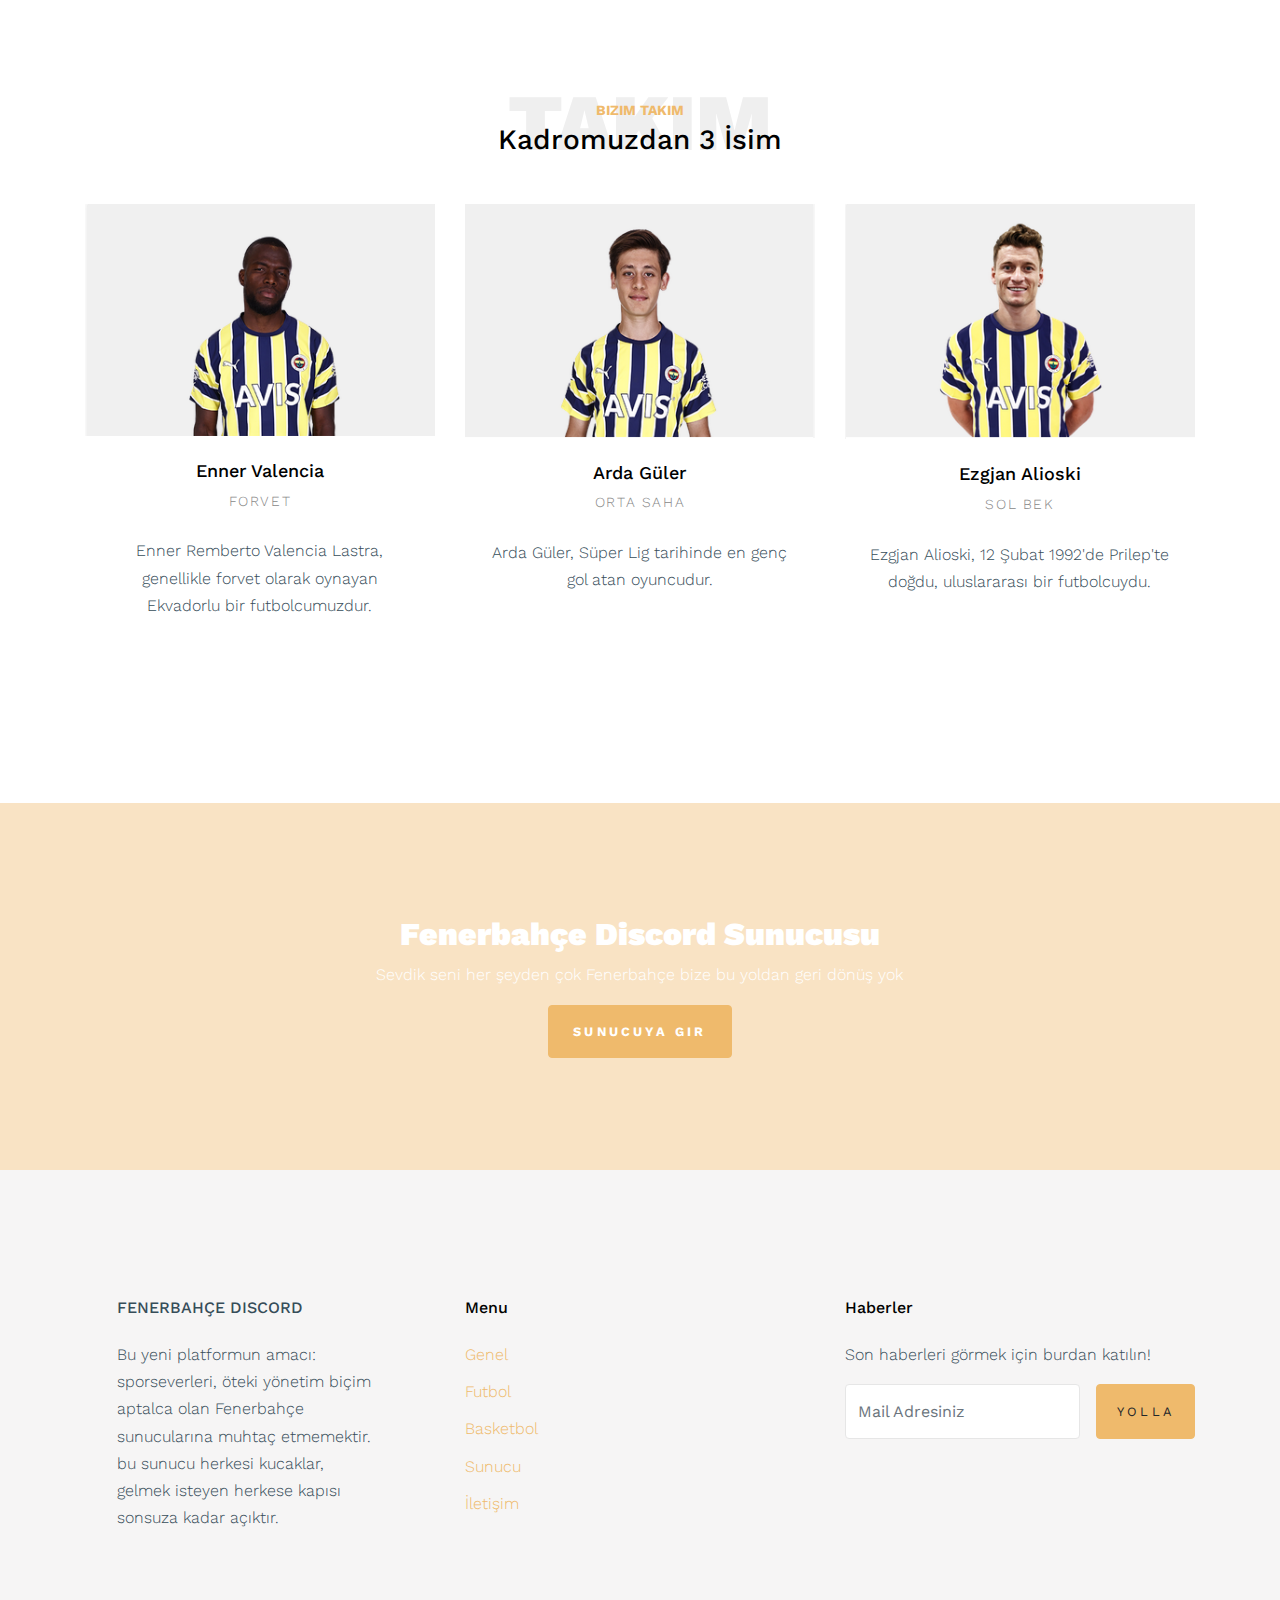
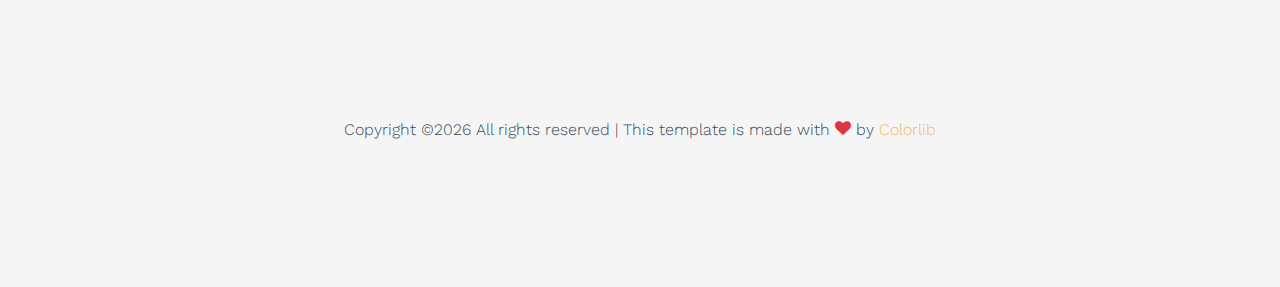
<file: futbol.html>
<!doctype html>
<html lang="en">

  <head>
    <title>Trips &mdash; Website Template by Colorlib</title>
    <meta charset="utf-8">
    <meta name="viewport" content="width=device-width, initial-scale=1, shrink-to-fit=no">

    <link href="https://fonts.googleapis.com/css?family=Work+Sans:400,700,900&display=swap" rel="stylesheet">

    <link rel="stylesheet" href="fonts/icomoon/style.css">

    <link rel="stylesheet" href="css/bootstrap.min.css">
    <link rel="stylesheet" href="css/bootstrap-datepicker.css">
    <link rel="stylesheet" href="css/jquery.fancybox.min.css">
    <link rel="stylesheet" href="css/owl.carousel.min.css">
    <link rel="stylesheet" href="css/owl.theme.default.min.css">
    <link rel="stylesheet" href="fonts/flaticon/font/flaticon.css">
    <link rel="stylesheet" href="css/aos.css">

    <!-- MAIN CSS -->
    <link rel="stylesheet" href="css/style.css">

  </head>

  <body data-spy="scroll" data-target=".site-navbar-target" data-offset="300">

    
    <div class="site-wrap" id="home-section">

      <div class="site-mobile-menu site-navbar-target">
        <div class="site-mobile-menu-header">
          <div class="site-mobile-menu-close mt-3">
            <span class="icon-close2 js-menu-toggle"></span>
          </div>
        </div>
        <div class="site-mobile-menu-body"></div>
      </div>



      <header class="site-navbar site-navbar-target" role="banner">
        <button onclick="topFunction()" id="myBtn" title="Go to top">yukarı</button>

        <div class="container">
          <div class="row align-items-center position-relative">

            <div class="col-3 ">
              <div class="site-logo">
                <a href="index.html" class="font-weight-bold">
                  <img src="images/logoo.png" alt="Image" class="img-fluid">
                </a>
              </div>
            </div>

            <div class="col-9  text-right">
              

              <span class="d-inline-block d-lg-none"><a href="#" class="text-white site-menu-toggle js-menu-toggle py-5 text-white"><span class="icon-menu h3 text-white"></span></a></span>

              

              <nav class="site-navigation text-right ml-auto d-none d-lg-block" role="navigation">
                <ul class="site-menu main-menu js-clone-nav ml-auto ">
                  <li><a href="index.html" class="nav-link">Genel</a></li>
                  <li class="active"><a href="futbol.html" class="nav-link">Futbol</a></li>
                  <li><a href="basketbol.html" class="nav-link">Basketbol</a></li>
                  <li><a href="sunucu.html" class="nav-link">Sunucu</a></li>
                  <li><a href="contact.html" class="nav-link">İletişim</a></li>
                </ul>
              </nav>
            </div>

            
          </div>
        </div>

      </header>

    <div class="ftco-blocks-cover-1">
      <div class="site-section-cover overlay" style="background-image: url('images/jorgejesus.png')">
        <div class="container">
          <div class="row align-items-center justify-content-center text-center">
            <div class="col-md-5" data-aos="fade-up">
              <h1 class="mb-3 text-white">Futbol</h1>
              <p>Fenerbahçe erkek futbol takımı, Fenerbahçe Spor Kulübü'nün Süper Lig'de mücadele eden profesyonel futbol takımıdır.</p>
              
            </div>
          </div>
        </div>
      </div>
    </div>



    <div class="site-section py-5">
      <div class="container">
        <div class="row align-items-center">
          <div class="col-md-5 order-2 ml-auto">
            <div class="heading-39101 mb-5">
              <span class="backdrop">Futbol</span>
              <span class="subtitle-39191">Bizim takım</span>
              <h3>Erkek Futbol Takımı</h3>
            </div>
            <p>Fenerbahçe Erkek futbol takımı 1907'de kurulmuştur.</p>
            <p>Kulübün kuruluş günü olarak Gazi Mustafa Kemal Paşa'nın kulübü ziyaret tarihi (3 Mayıs 1918) olan 3 Mayıs kabul edilir.</p>

          </div>
          <div class="col-md-6 order-1" data-aos="fade-left">
            <img src="images/fbkurul.jpg" alt="Image" class="img-fluid">
          </div>
        </div>
      </div>
    </div>


      <div class="site-section py-5">
        <div class="container">
          <div class="row align-items-center">
            <div class="col-md-6">
              <div class="heading-39101 mb-5">
                <span class="backdrop">Ziyaret</span>
                <span class="subtitle-39191">Bir Güzel Mesaj</span>
                <h3>Atamızın Sözü</h3>
              </div>
              <p>Fenerbahçe Kulübü’nün her tarafa mazhar-i takdir olmuş bulunan asari mesaisini işitmis ve bu kulübü ziyaret ve erbab-ı himmeti tebrik etmeyi vazife edinmiştim.
                Bu vazifenin ifası ancak bugün müyesser olabilmiştir. Takdirat ve tebrikatımı buraya kayd ile mübahiyim.</p>

            </div>
            <div class="col-md-6" data-aos="fade-right">
              <img src="images/atafb.jpg" alt="Image" class="img-fluid">
            </div>
          </div>
        </div>
      </div>


    <div class="site-section">

      <div class="container">
        <div class="row justify-content-center text-center">
          <div class="col-md-10">
            <div class="heading-39101 mb-5">
              <span class="backdrop text-center">Takım</span>
              <span class="subtitle-39191">Bizim takım</span>
              <h3>Kadromuzdan 3 İsim </h3>
            </div>
          </div>
        </div>


        <div class="row">

          <div class="col-lg-4 col-md-6 mb-4">
            <div class="person-29191 text-center">
              <img src="images/enner.png" alt="Image" class="img-fluid mb-4">
              <div class="px-4">
                <h2 class="mb-2">Enner Valencia</h2>
                  <p class="caption mb-4">Forvet</p>
                <p>Enner Remberto Valencia Lastra, genellikle forvet olarak oynayan Ekvadorlu bir futbolcumuzdur.</p>
                <div class="social_29128 mt-5">

               </div>
              </div>
            </div>
          </div>

          <div class="col-lg-4 col-md-6 mb-4">
            <div class="person-29191 text-center">
              <img src="images/ardag.png" alt="Image" class="img-fluid mb-4">
              <div class="px-4">
                <h2 class="mb-2">Arda Güler</h2>
                <p class="caption mb-4">Orta Saha</p>
                <p>Arda Güler, Süper Lig tarihinde en genç gol atan oyuncudur.</p>
                <div class="social_29128 mt-5">

               </div>
              </div>
            </div>
          </div>

          <div class="col-lg-4 col-md-6 mb-4">
            <div class="person-29191 text-center">
              <img src="images/alioski.png" alt="Image" class="img-fluid mb-4">
              <div class="px-4">
                <h2 class="mb-2">Ezgjan Alioski</h2>
                <p class="caption mb-4">Sol Bek</p>
                <p>Ezgjan Alioski, 12 Şubat 1992'de Prilep'te doğdu, uluslararası bir futbolcuydu.</p>
                <div class="social_29128 mt-5">

               </div>
              </div>
            </div>
          </div>

        </div>

      </div>
    </div>


    

    

    <div class="site-section bg-image overlay" style="background-image: url('images/28.jpg')">
      <div class="container">
        <div class="row justify-content-center">
          <div class="col-md-7 text-center">
            <h2 class="font-weight-bold text-white"><b>Fenerbahçe Discord Sunucusu</b></h2>
            <p class="text-white">Sevdik seni her şeyden çok
              Fenerbahçe bize bu yoldan geri dönüş yok</p>
            <p class="mb-0"><a href="https://discord.gg/fener" class="btn btn-primary text-white py-3 px-4"><b>Sunucuya Gir</b></a></p></div>
        </div>
      </div>
    </div>


      <footer class="site-footer bg-light">
        <div class="container">
          <div class="row">
            <div class="col-md-3 col-lg-4 col-xl-3 mx-auto mb-4">
              <!-- Content -->
              <h6 class="text-uppercase fw-bold mb-4">
                <i class="fas fa-gem me-3 text-secondary"></i>Fenerbahçe Discord
              </h6>
              <p>
                Bu yeni platformun amacı: sporseverleri, öteki yönetim biçim aptalca olan Fenerbahçe sunucularına muhtaç etmemektir. bu sunucu herkesi kucaklar, gelmek isteyen herkese kapısı sonsuza kadar açıktır.
              </p>
            </div>



            <div class="col-lg-8 ml-auto">
              <div class="row">
                <div class="col-lg-6 ml-auto">
                  <h2 class="footer-heading mb-4">Menu</h2>
                  <ul class="list-unstyled">
                    <li><a href="#">Genel</a></li>
                    <li><a href="#">Futbol</a></li>
                    <li><a href="#">Basketbol</a></li>
                    <li><a href="#">Sunucu</a></li>
                    <li><a href="#">İletişim</a></li>
                  </ul>
                </div>
                <div class="col-lg-6">
                  <h2 class="footer-heading mb-4">Haberler</h2>
                  <p>Son haberleri görmek için burdan katılın!</p>
                  <form action="#" class="d-flex" class="subscribe">
                    <input type="text" class="form-control mr-3" placeholder="Mail Adresiniz">
                    <input type="submit" value="Yolla" class="btn btn-primary">
                  </form>
                </div>

              </div>
            </div>
          </div>
          <div class="row pt-5 mt-5 text-center">
            <div class="col-md-12">
              <div class="border-top pt-5">
                <p>
                  <!-- Link back to Colorlib can't be removed. Template is licensed under CC BY 3.0. -->
                  Copyright &copy;<script>document.write(new Date().getFullYear());</script> All rights reserved | This template is made with <i class="icon-heart text-danger" aria-hidden="true"></i> by <a href="https://colorlib.com" target="_blank" >Colorlib</a>
                  <!-- Link back to Colorlib can't be removed. Template is licensed under CC BY 3.0. -->
                </p>
              </div>
            </div>

          </div>
        </div>
      </footer>

    </div>

    <script src="js/jquery-3.3.1.min.js"></script>
    <script src="js/jquery-migrate-3.0.0.js"></script>
    <script src="js/popper.min.js"></script>
    <script src="js/bootstrap.min.js"></script>
    <script src="js/owl.carousel.min.js"></script>
    <script src="js/jquery.sticky.js"></script>
    <script src="js/jquery.waypoints.min.js"></script>
    <script src="js/jquery.animateNumber.min.js"></script>
    <script src="js/jquery.fancybox.min.js"></script>
    <script src="js/jquery.stellar.min.js"></script>
    <script src="js/jquery.easing.1.3.js"></script>
    <script src="js/bootstrap-datepicker.min.js"></script>
    <script src="js/isotope.pkgd.min.js"></script>
    <script src="js/aos.js"></script>

    <script src="js/main.js"></script>

  </body>

</html>
</file>
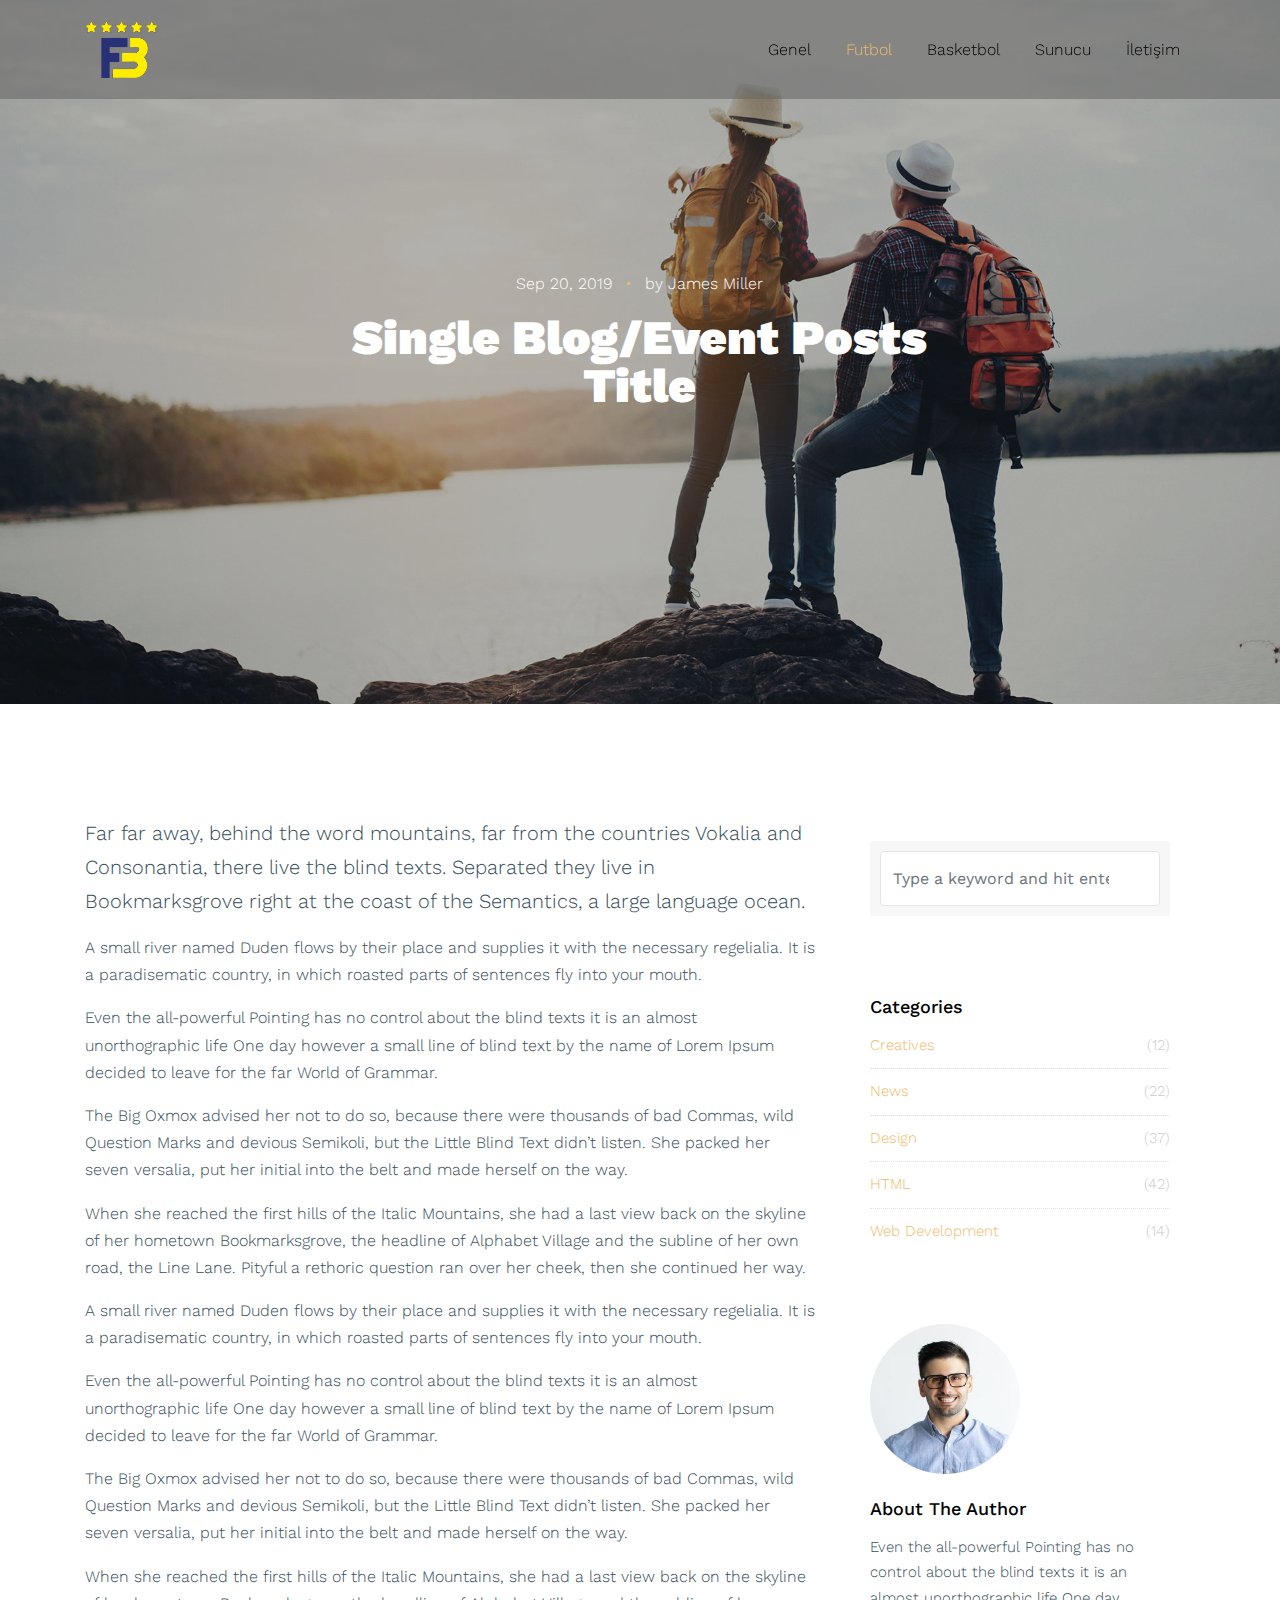
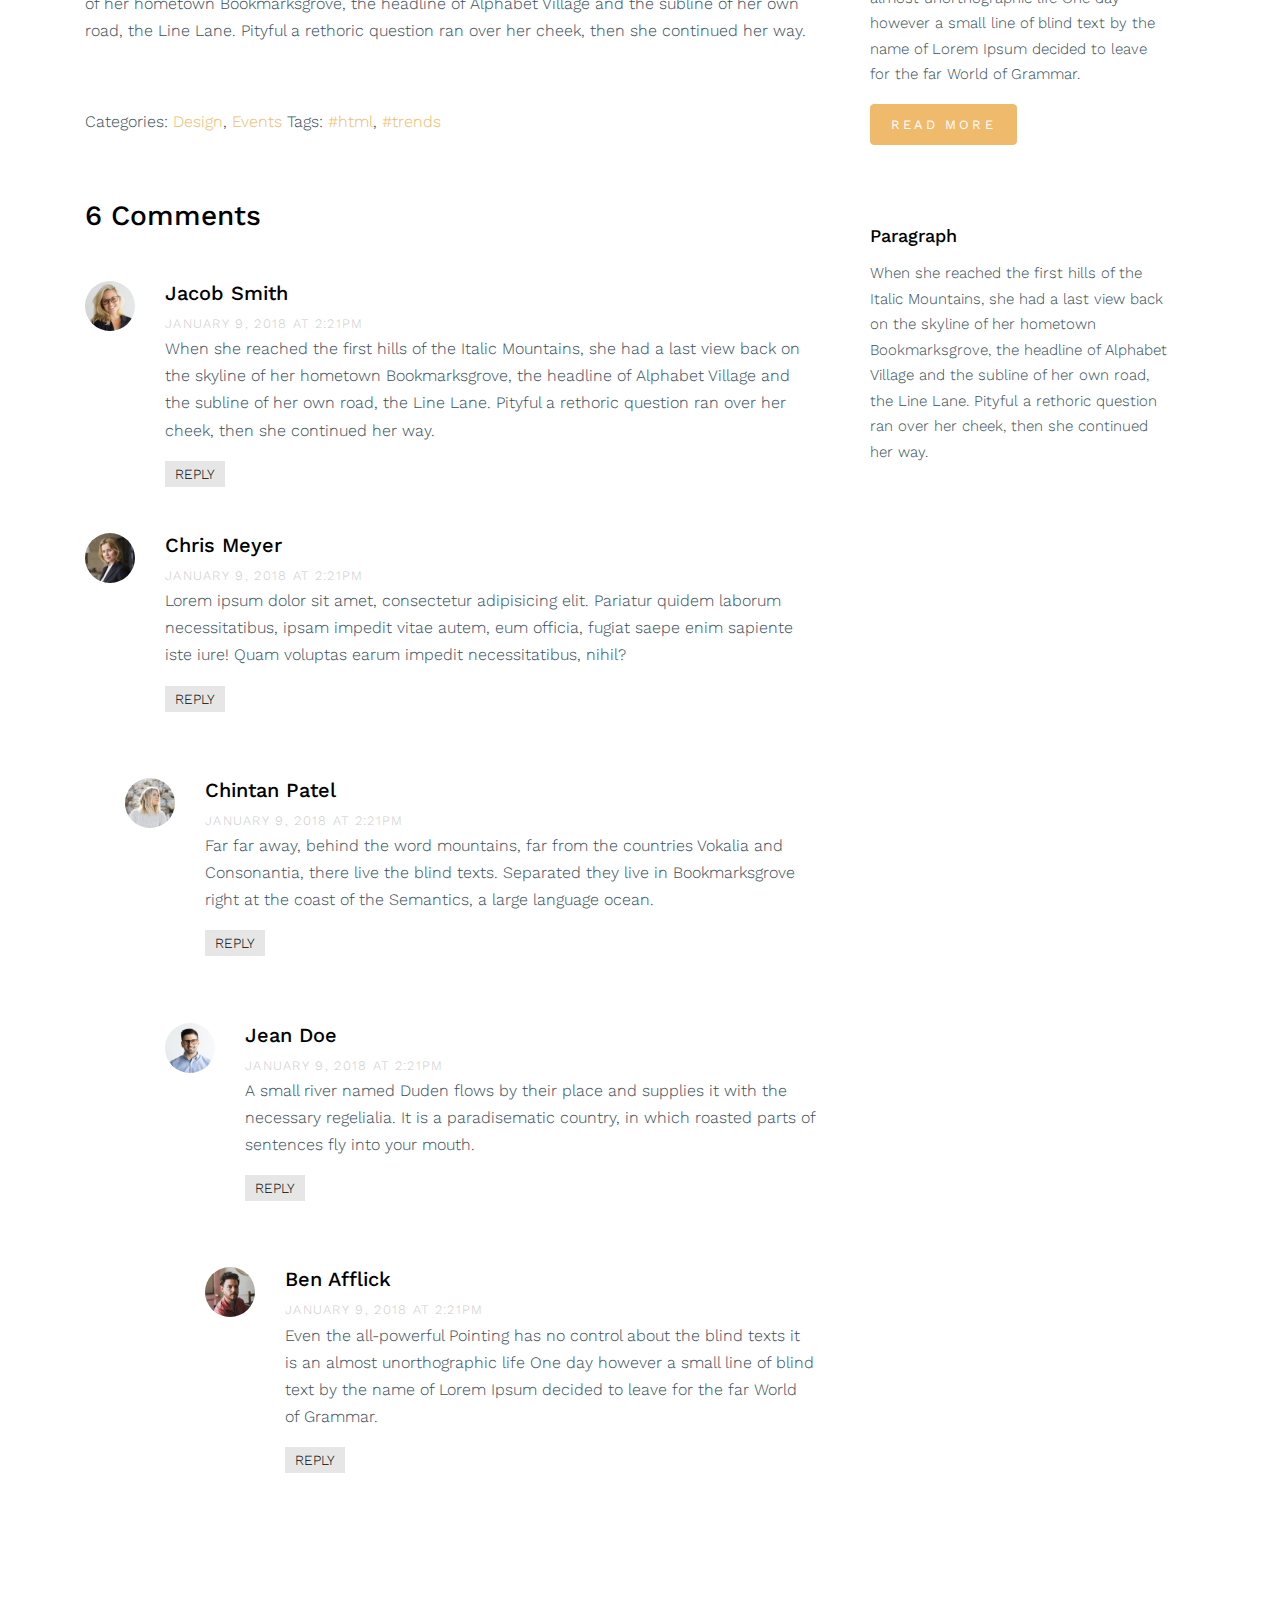
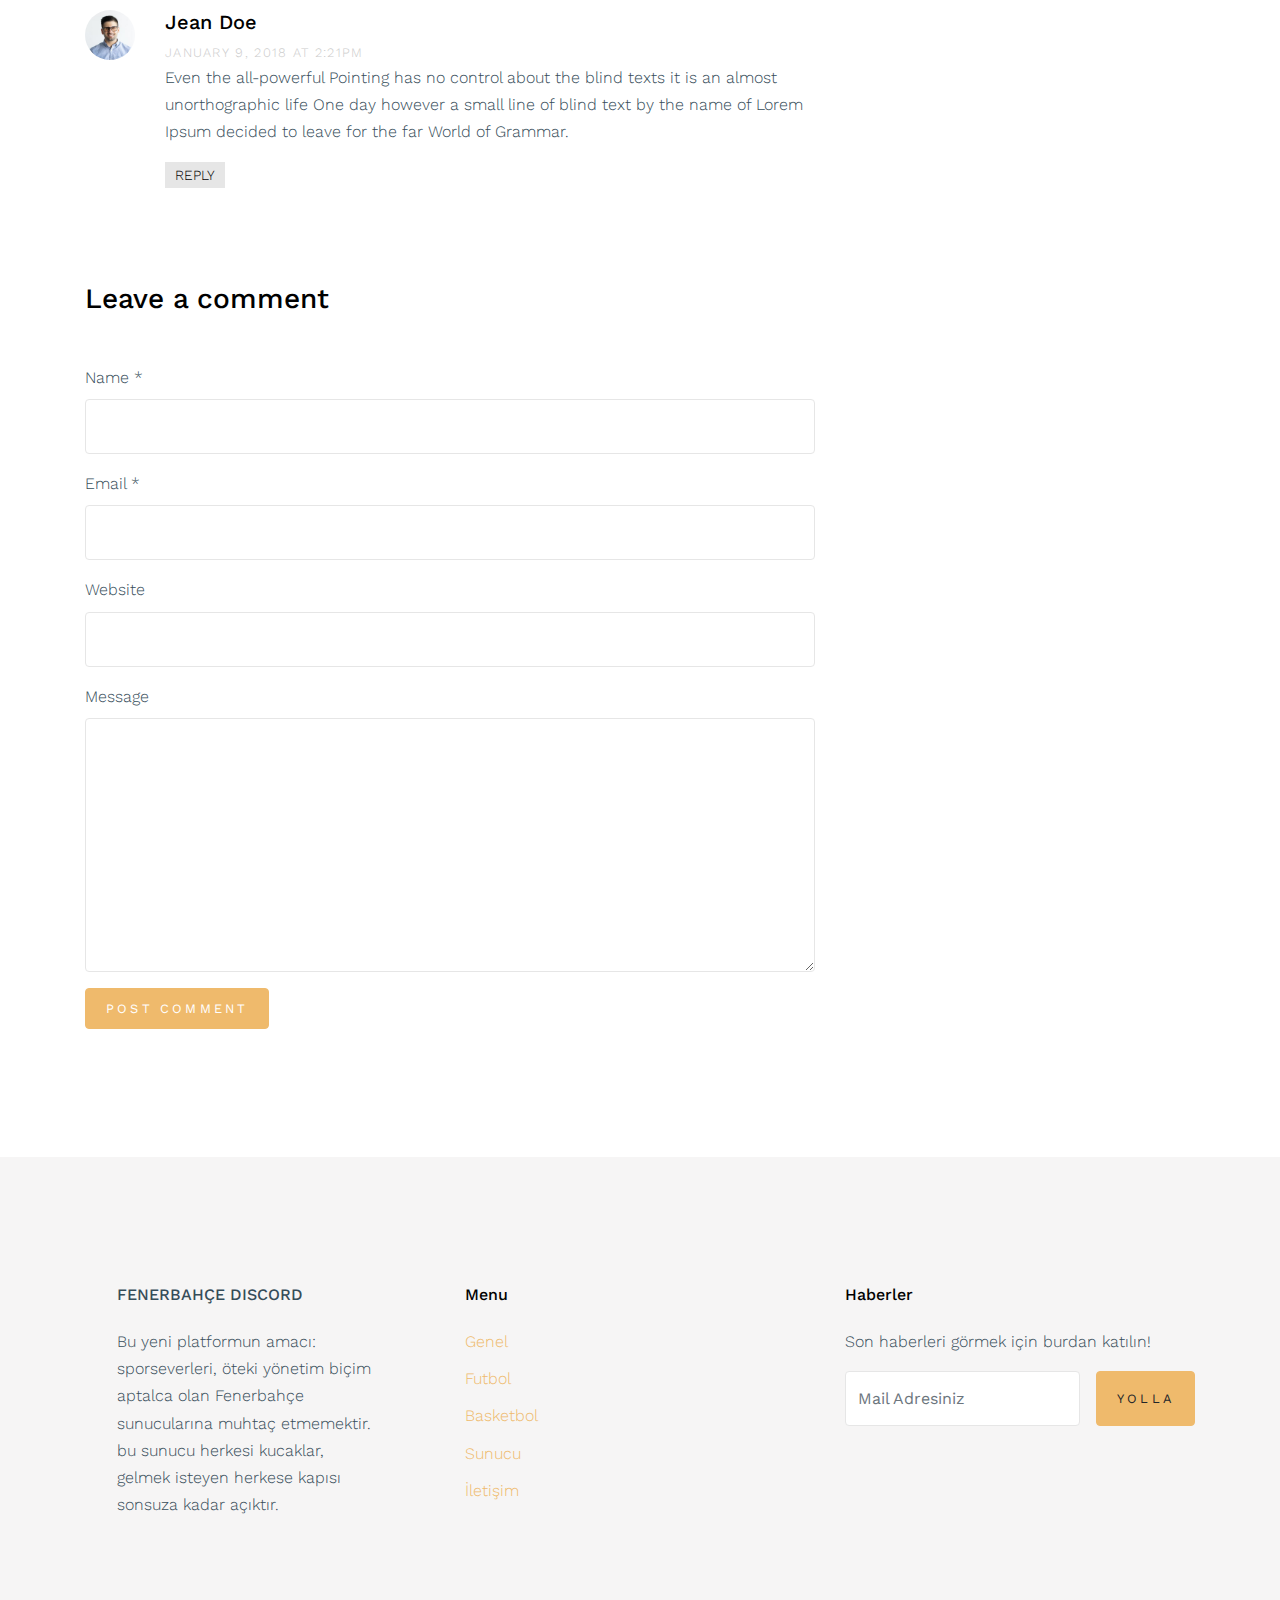
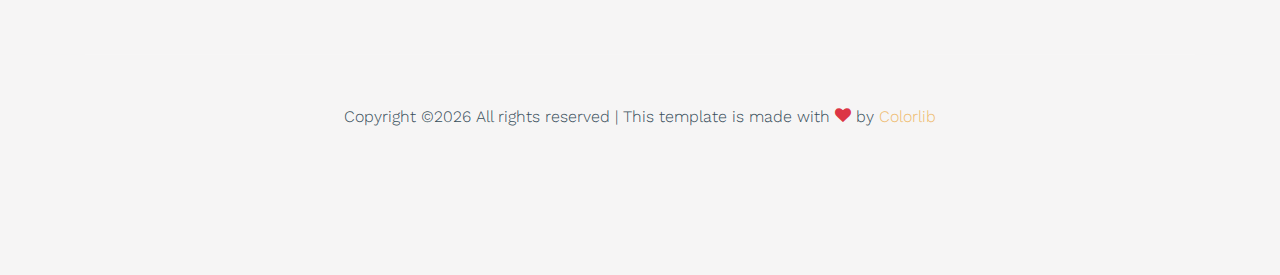
<file: single.html>
<!doctype html>
<html lang="en">

  <head>
    <title>Trips &mdash; Website Template by Colorlib</title>
    <meta charset="utf-8">
    <meta name="viewport" content="width=device-width, initial-scale=1, shrink-to-fit=no">

    <link href="https://fonts.googleapis.com/css?family=Work+Sans:400,700,900&display=swap" rel="stylesheet">

    <link rel="stylesheet" href="fonts/icomoon/style.css">

    <link rel="stylesheet" href="css/bootstrap.min.css">
    <link rel="stylesheet" href="css/bootstrap-datepicker.css">
    <link rel="stylesheet" href="css/jquery.fancybox.min.css">
    <link rel="stylesheet" href="css/owl.carousel.min.css">
    <link rel="stylesheet" href="css/owl.theme.default.min.css">
    <link rel="stylesheet" href="fonts/flaticon/font/flaticon.css">
    <link rel="stylesheet" href="css/aos.css">

    <!-- MAIN CSS -->
    <link rel="stylesheet" href="css/style.css">

  </head>

  <body data-spy="scroll" data-target=".site-navbar-target" data-offset="300">

    
    <div class="site-wrap" id="home-section">

      <div class="site-mobile-menu site-navbar-target">
        <div class="site-mobile-menu-header">
          <div class="site-mobile-menu-close mt-3">
            <span class="icon-close2 js-menu-toggle"></span>
          </div>
        </div>
        <div class="site-mobile-menu-body"></div>
      </div>



      <header class="site-navbar site-navbar-target" role="banner">

        <div class="container">
          <div class="row align-items-center position-relative">

            <div class="col-3 ">
              <div class="site-logo">
                <a href="index.html" class="font-weight-bold">
                  <img src="images/logoo.png" alt="Image" class="img-fluid">
                </a>
              </div>
            </div>

            <div class="col-9  text-right">
              

              <span class="d-inline-block d-lg-none"><a href="#" class="text-white site-menu-toggle js-menu-toggle py-5 text-white"><span class="icon-menu h3 text-white"></span></a></span>



              <nav class="site-navigation text-right ml-auto d-none d-lg-block" role="navigation">
                <ul class="site-menu main-menu js-clone-nav ml-auto ">
                  <li><a href="index.html" class="nav-link">Genel</a></li>
                  <li class="active"><a href="futbol.html" class="nav-link">Futbol</a></li>
                  <li><a href="basketbol.html" class="nav-link">Basketbol</a></li>
                  <li><a href="sunucu.html" class="nav-link">Sunucu</a></li>
                  <li><a href="contact.html" class="nav-link">İletişim</a></li>
                </ul>
              </nav>
            </div>

            
          </div>
        </div>

      </header>

    <div class="ftco-blocks-cover-1">
      <div class="site-section-cover overlay" data-stellar-background-ratio="0.5" style="background-image: url('images/hero_1.jpg')">
        <div class="container">
          <div class="row align-items-center justify-content-center text-center">
            <div class="col-md-7">
              <span class="d-block mb-3 text-white" data-aos="fade-up">Sep 20, 2019 <span class="mx-2 text-primary">&bullet;</span> by James Miller</span>
                <h1 class="mb-4" data-aos="fade-up" data-aos-delay="100">Single Blog/Event Posts Title</h1>
            </div>
          </div>
        </div>
      </div>
    </div>

    <div class="site-section">
      <div class="container">
        <div class="row">
          <div class="col-md-8 blog-content">
            <p class="lead">Far far away, behind the word mountains, far from the countries Vokalia and Consonantia, there live the blind texts. Separated they live in Bookmarksgrove right at the coast of the Semantics, a large language ocean.</p>
            <p>A small river named Duden flows by their place and supplies it with the necessary regelialia. It is a paradisematic country, in which roasted parts of sentences fly into your mouth.</p>

            <blockquote><p>Even the all-powerful Pointing has no control about the blind texts it is an almost unorthographic life One day however a small line of blind text by the name of Lorem Ipsum decided to leave for the far World of Grammar.</p></blockquote>

            <p>The Big Oxmox advised her not to do so, because there were thousands of bad Commas, wild Question Marks and devious Semikoli, but the Little Blind Text didn’t listen. She packed her seven versalia, put her initial into the belt and made herself on the way.</p>

            <p>When she reached the first hills of the Italic Mountains, she had a last view back on the skyline of her hometown Bookmarksgrove, the headline of Alphabet Village and the subline of her own road, the Line Lane. Pityful a rethoric question ran over her cheek, then she continued her way.</p>

            <p>A small river named Duden flows by their place and supplies it with the necessary regelialia. It is a paradisematic country, in which roasted parts of sentences fly into your mouth.</p>

            <blockquote><p>Even the all-powerful Pointing has no control about the blind texts it is an almost unorthographic life One day however a small line of blind text by the name of Lorem Ipsum decided to leave for the far World of Grammar.</p></blockquote>

            <p>The Big Oxmox advised her not to do so, because there were thousands of bad Commas, wild Question Marks and devious Semikoli, but the Little Blind Text didn’t listen. She packed her seven versalia, put her initial into the belt and made herself on the way.</p>
            
            <p>When she reached the first hills of the Italic Mountains, she had a last view back on the skyline of her hometown Bookmarksgrove, the headline of Alphabet Village and the subline of her own road, the Line Lane. Pityful a rethoric question ran over her cheek, then she continued her way.</p>


            <div class="pt-5">
              <p>Categories:  <a href="#">Design</a>, <a href="#">Events</a>  Tags: <a href="#">#html</a>, <a href="#">#trends</a></p>
            </div>


            <div class="pt-5">
              <h3 class="mb-5">6 Comments</h3>
              <ul class="comment-list">
                <li class="comment">
                  <div class="vcard bio">
                    <img src="images/person_2.jpg" alt="Image">
                  </div>
                  <div class="comment-body">
                    <h3>Jacob Smith</h3>
                    <div class="meta">January 9, 2018 at 2:21pm</div>
                    <p>When she reached the first hills of the Italic Mountains, she had a last view back on the skyline of her hometown Bookmarksgrove, the headline of Alphabet Village and the subline of her own road, the Line Lane. Pityful a rethoric question ran over her cheek, then she continued her way.</p>
                    <p><a href="#" class="reply">Reply</a></p>
                  </div>
                </li>

                <li class="comment">
                  <div class="vcard bio">
                    <img src="images/person_3.jpg" alt="Image">
                  </div>
                  <div class="comment-body">
                    <h3>Chris Meyer</h3>
                    <div class="meta">January 9, 2018 at 2:21pm</div>
                    <p>Lorem ipsum dolor sit amet, consectetur adipisicing elit. Pariatur quidem laborum necessitatibus, ipsam impedit vitae autem, eum officia, fugiat saepe enim sapiente iste iure! Quam voluptas earum impedit necessitatibus, nihil?</p>
                    <p><a href="#" class="reply">Reply</a></p>
                  </div>

                  <ul class="children">
                    <li class="comment">
                      <div class="vcard bio">
                        <img src="images/person_5.jpg" alt="Image">
                      </div>
                      <div class="comment-body">
                        <h3>Chintan Patel</h3>
                        <div class="meta">January 9, 2018 at 2:21pm</div>
                        <p>Far far away, behind the word mountains, far from the countries Vokalia and Consonantia, there live the blind texts. Separated they live in Bookmarksgrove right at the coast of the Semantics, a large language ocean.</p>
                        <p><a href="#" class="reply">Reply</a></p>
                      </div>


                      <ul class="children">
                        <li class="comment">
                          <div class="vcard bio">
                            <img src="images/person_1.jpg" alt="Image">
                          </div>
                          <div class="comment-body">
                            <h3>Jean Doe</h3>
                            <div class="meta">January 9, 2018 at 2:21pm</div>
                            <p>A small river named Duden flows by their place and supplies it with the necessary regelialia. It is a paradisematic country, in which roasted parts of sentences fly into your mouth.</p>
                            <p><a href="#" class="reply">Reply</a></p>
                          </div>

                            <ul class="children">
                              <li class="comment">
                                <div class="vcard bio">
                                  <img src="images/person_4.jpg" alt="Image">
                                </div>
                                <div class="comment-body">
                                  <h3>Ben Afflick</h3>
                                  <div class="meta">January 9, 2018 at 2:21pm</div>
                                  <p>Even the all-powerful Pointing has no control about the blind texts it is an almost unorthographic life One day however a small line of blind text by the name of Lorem Ipsum decided to leave for the far World of Grammar.</p>
                                  <p><a href="#" class="reply">Reply</a></p>
                                </div>
                              </li>
                            </ul>
                        </li>
                      </ul>
                    </li>
                  </ul>
                </li>

                <li class="comment">
                  <div class="vcard bio">
                    <img src="images/person_1.jpg" alt="Image">
                  </div>
                  <div class="comment-body">
                    <h3>Jean Doe</h3>
                    <div class="meta">January 9, 2018 at 2:21pm</div>
                    <p>Even the all-powerful Pointing has no control about the blind texts it is an almost unorthographic life One day however a small line of blind text by the name of Lorem Ipsum decided to leave for the far World of Grammar.</p>
                    <p><a href="#" class="reply">Reply</a></p>
                  </div>
                </li>
              </ul>
              <!-- END comment-list -->
              
              <div class="comment-form-wrap pt-5">
                <h3 class="mb-5">Leave a comment</h3>
                <form action="#" class="">
                  <div class="form-group">
                    <label for="name">Name *</label>
                    <input type="text" class="form-control" id="name">
                  </div>
                  <div class="form-group">
                    <label for="email">Email *</label>
                    <input type="email" class="form-control" id="email">
                  </div>
                  <div class="form-group">
                    <label for="website">Website</label>
                    <input type="url" class="form-control" id="website">
                  </div>

                  <div class="form-group">
                    <label for="message">Message</label>
                    <textarea name="" id="message" cols="30" rows="10" class="form-control"></textarea>
                  </div>
                  <div class="form-group">
                    <input type="submit" value="Post Comment" class="btn btn-primary btn-md text-white">
                  </div>

                </form>
              </div>
            </div>

          </div>
          <div class="col-md-4 sidebar">
            <div class="sidebar-box">
              <form action="#" class="search-form">
                <div class="form-group">
                  <span class="icon fa fa-search"></span>
                  <input type="text" class="form-control" placeholder="Type a keyword and hit enter">
                </div>
              </form>
            </div>
            <div class="sidebar-box">
              <div class="categories">
                <h3>Categories</h3>
                <li><a href="#">Creatives <span>(12)</span></a></li>
                <li><a href="#">News <span>(22)</span></a></li>
                <li><a href="#">Design <span>(37)</span></a></li>
                <li><a href="#">HTML <span>(42)</span></a></li>
                <li><a href="#">Web Development <span>(14)</span></a></li>
              </div>
            </div>
            <div class="sidebar-box">
              <img src="images/person_1.jpg" alt="Image" class="img-fluid mb-4 w-50 rounded-circle">
              <h3 class="text-black">About The Author</h3>
              <p>Even the all-powerful Pointing has no control about the blind texts it is an almost unorthographic life One day however a small line of blind text by the name of Lorem Ipsum decided to leave for the far World of Grammar.</p>
              <p><a href="#" class="btn btn-primary btn-md text-white">Read More</a></p>
            </div>

            <div class="sidebar-box">
              <h3 class="text-black">Paragraph</h3>
              <p>When she reached the first hills of the Italic Mountains, she had a last view back on the skyline of her hometown Bookmarksgrove, the headline of Alphabet Village and the subline of her own road, the Line Lane. Pityful a rethoric question ran over her cheek, then she continued her way.</p>
            </div>
          </div>
        </div>
      </div>
    </div>



      <footer class="site-footer bg-light">
        <div class="container">
          <div class="row">
            <div class="col-md-3 col-lg-4 col-xl-3 mx-auto mb-4">
              <!-- Content -->
              <h6 class="text-uppercase fw-bold mb-4">
                <i class="fas fa-gem me-3 text-secondary"></i>Fenerbahçe Discord
              </h6>
              <p>
                Bu yeni platformun amacı: sporseverleri, öteki yönetim biçim aptalca olan Fenerbahçe sunucularına muhtaç etmemektir. bu sunucu herkesi kucaklar, gelmek isteyen herkese kapısı sonsuza kadar açıktır.
              </p>
            </div>



            <div class="col-lg-8 ml-auto">
              <div class="row">
                <div class="col-lg-6 ml-auto">
                  <h2 class="footer-heading mb-4">Menu</h2>
                  <ul class="list-unstyled">
                    <li><a href="#">Genel</a></li>
                    <li><a href="#">Futbol</a></li>
                    <li><a href="#">Basketbol</a></li>
                    <li><a href="#">Sunucu</a></li>
                    <li><a href="#">İletişim</a></li>
                  </ul>
                </div>
                <div class="col-lg-6">
                  <h2 class="footer-heading mb-4">Haberler</h2>
                  <p>Son haberleri görmek için burdan katılın!</p>
                  <form action="#" class="d-flex" class="subscribe">
                    <input type="text" class="form-control mr-3" placeholder="Mail Adresiniz">
                    <input type="submit" value="Yolla" class="btn btn-primary">
                  </form>
                </div>

              </div>
            </div>
          </div>
          <div class="row pt-5 mt-5 text-center">
            <div class="col-md-12">
              <div class="border-top pt-5">
                <p>
                  <!-- Link back to Colorlib can't be removed. Template is licensed under CC BY 3.0. -->
                  Copyright &copy;<script>document.write(new Date().getFullYear());</script> All rights reserved | This template is made with <i class="icon-heart text-danger" aria-hidden="true"></i> by <a href="https://colorlib.com" target="_blank" >Colorlib</a>
                  <!-- Link back to Colorlib can't be removed. Template is licensed under CC BY 3.0. -->
                </p>
              </div>
            </div>

          </div>
        </div>
      </footer>

    </div>

    <script src="js/jquery-3.3.1.min.js"></script>
    <script src="js/jquery-migrate-3.0.0.js"></script>
    <script src="js/popper.min.js"></script>
    <script src="js/bootstrap.min.js"></script>
    <script src="js/owl.carousel.min.js"></script>
    <script src="js/jquery.sticky.js"></script>
    <script src="js/jquery.waypoints.min.js"></script>
    <script src="js/jquery.animateNumber.min.js"></script>
    <script src="js/jquery.fancybox.min.js"></script>
    <script src="js/jquery.stellar.min.js"></script>
    <script src="js/jquery.easing.1.3.js"></script>
    <script src="js/bootstrap-datepicker.min.js"></script>
    <script src="js/isotope.pkgd.min.js"></script>
    <script src="js/aos.js"></script>

    <script src="js/main.js"></script>

  </body>

</html>
</file>
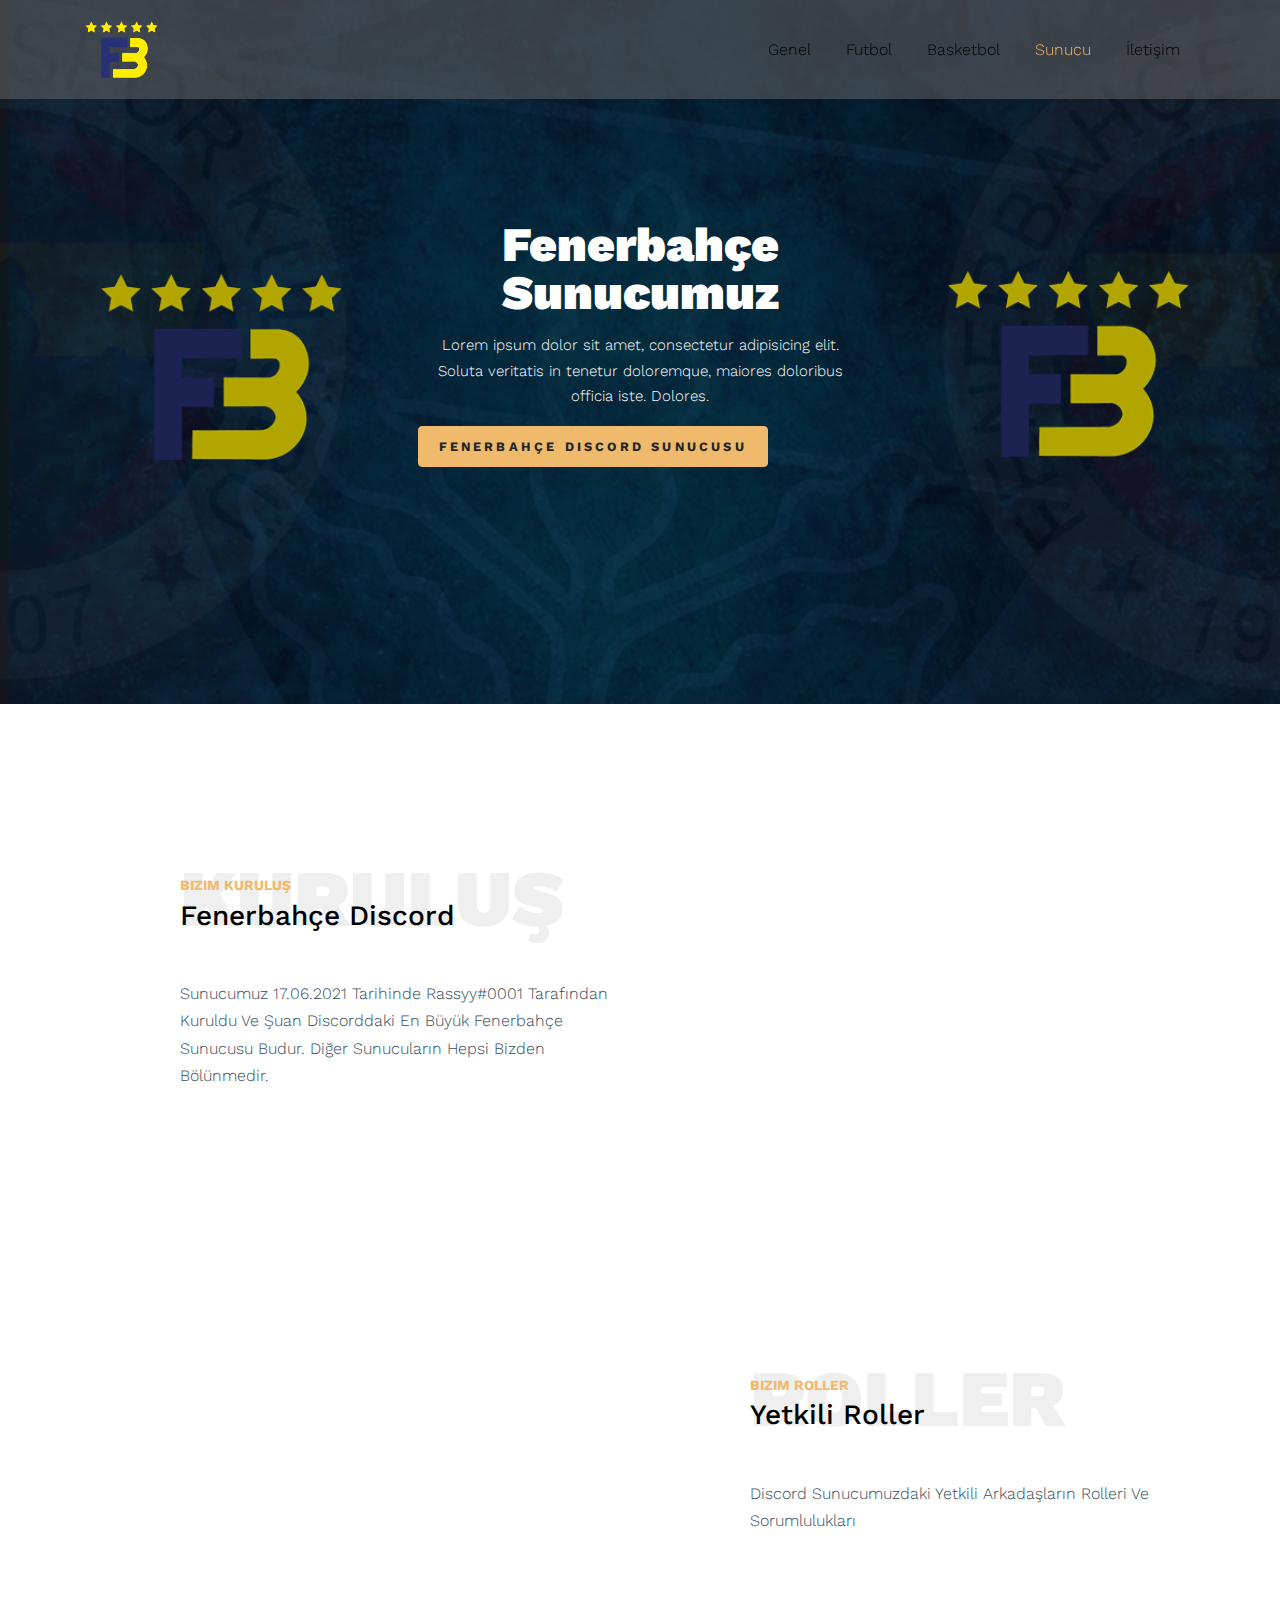
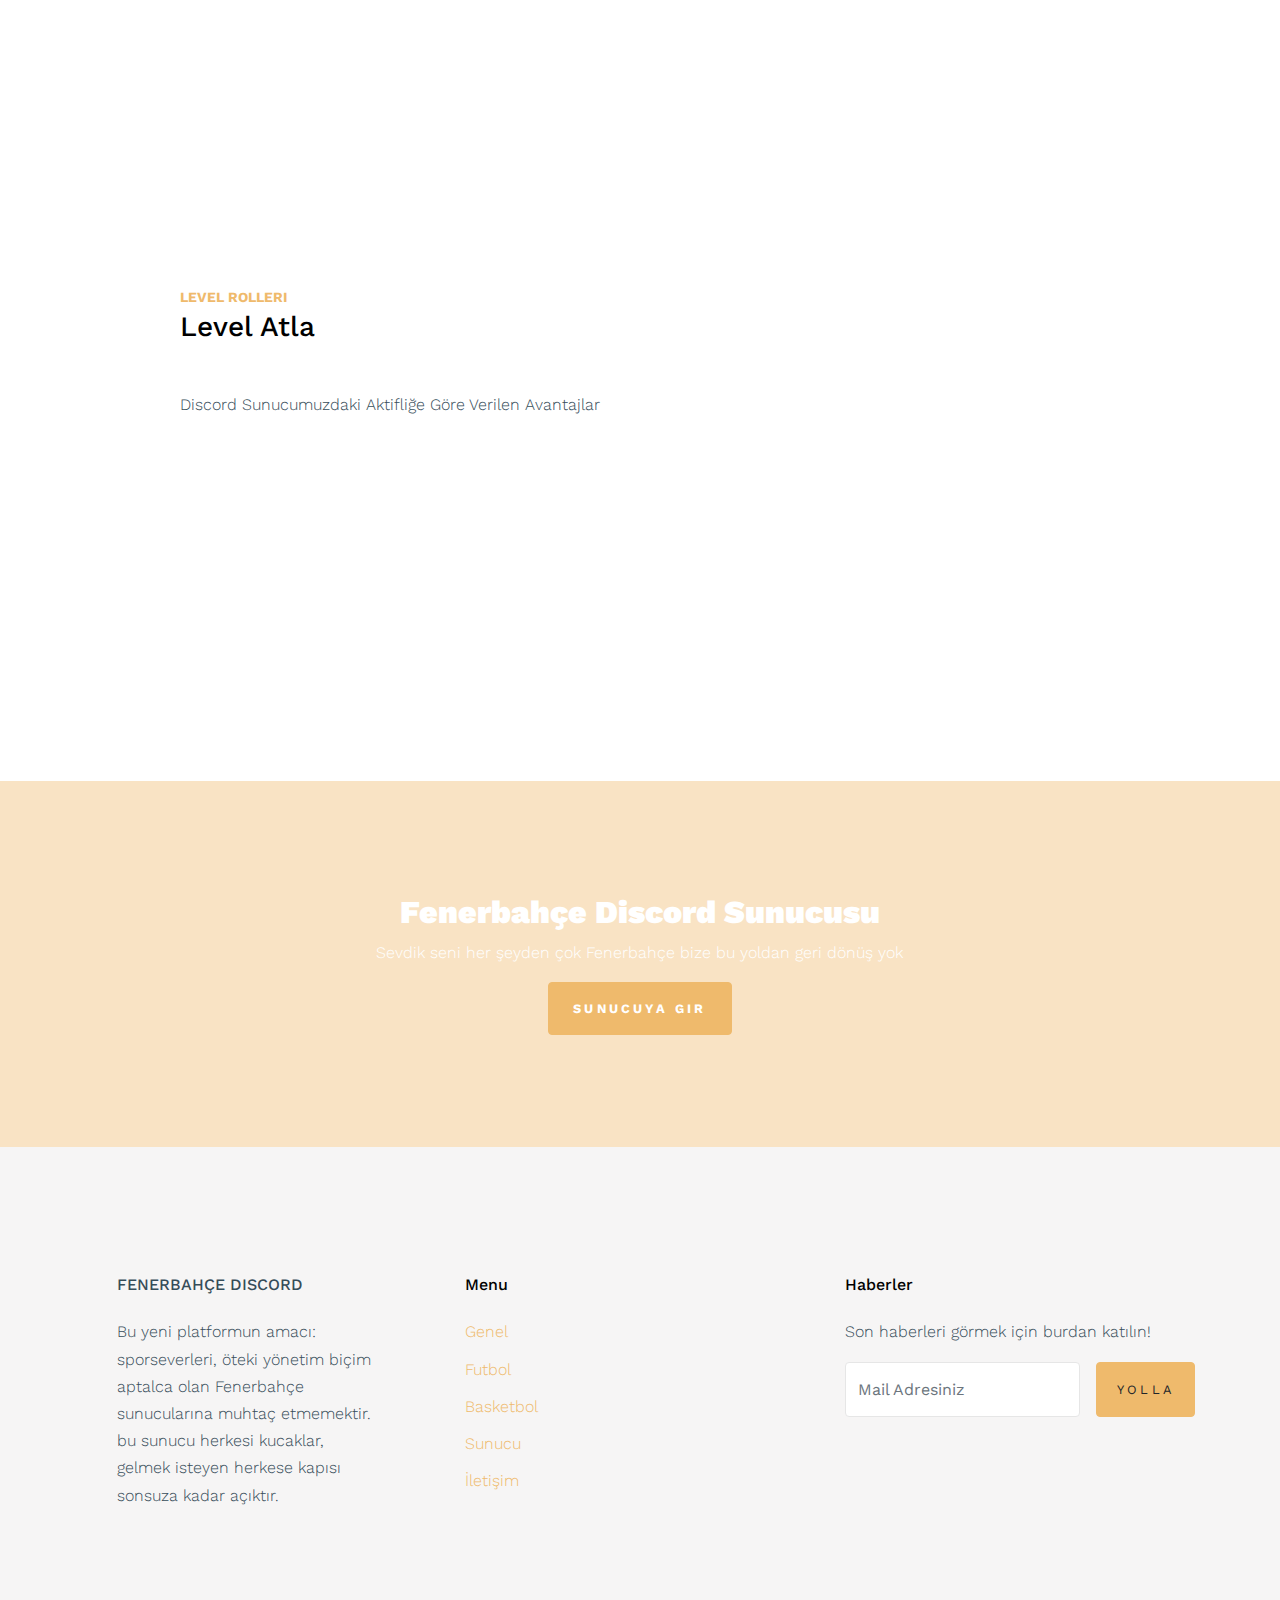
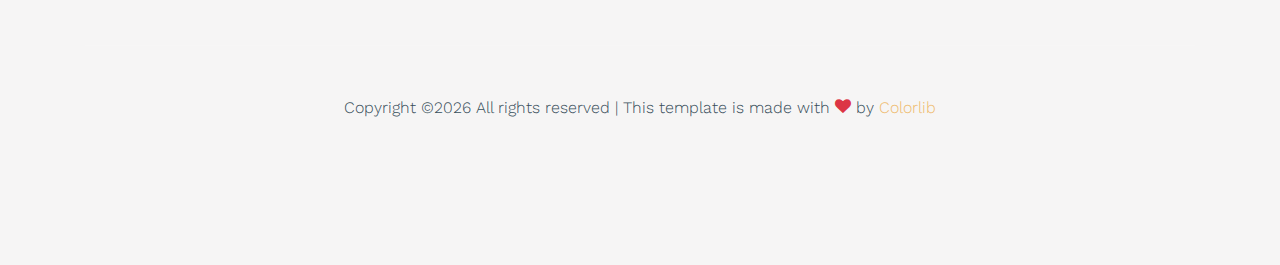
<file: sunucu.html>
<!doctype html>
<html lang="en">

  <head>
    <title>Trips &mdash; Website Template by Colorlib</title>
    <meta charset="utf-8">
    <meta name="viewport" content="width=device-width, initial-scale=1, shrink-to-fit=no">

    <link href="https://fonts.googleapis.com/css?family=Work+Sans:400,700,900&display=swap" rel="stylesheet">

    <link rel="stylesheet" href="fonts/icomoon/style.css">

    <link rel="stylesheet" href="css/bootstrap.min.css">
    <link rel="stylesheet" href="css/bootstrap-datepicker.css">
    <link rel="stylesheet" href="css/jquery.fancybox.min.css">
    <link rel="stylesheet" href="css/owl.carousel.min.css">
    <link rel="stylesheet" href="css/owl.theme.default.min.css">
    <link rel="stylesheet" href="fonts/flaticon/font/flaticon.css">
    <link rel="stylesheet" href="css/aos.css">

    <!-- MAIN CSS -->
    <link rel="stylesheet" href="css/style.css">

  </head>

  <body data-spy="scroll" data-target=".site-navbar-target" data-offset="300">

    
    <div class="site-wrap" id="home-section">

      <div class="site-mobile-menu site-navbar-target">
        <div class="site-mobile-menu-header">
          <div class="site-mobile-menu-close mt-3">
            <span class="icon-close2 js-menu-toggle"></span>
          </div>
        </div>
        <div class="site-mobile-menu-body"></div>
      </div>



      <header class="site-navbar site-navbar-target" role="banner">
        <button onclick="topFunction()" id="myBtn" title="Go to top">yukarı</button>

        <div class="container">
          <div class="row align-items-center position-relative">

            <div class="col-3 ">
              <div class="site-logo">
                <a href="index.html" class="font-weight-bold">
                  <img src="images/logoo.png" alt="Image" class="img-fluid">
                </a>
              </div>
            </div>

            <div class="col-9  text-right">
              

              <span class="d-inline-block d-lg-none"><a href="#" class="text-white site-menu-toggle js-menu-toggle py-5 text-white"><span class="icon-menu h3 text-white"></span></a></span>



              <nav class="site-navigation text-right ml-auto d-none d-lg-block" role="navigation">
                <ul class="site-menu main-menu js-clone-nav ml-auto ">
                  <li><a href="index.html" class="nav-link">Genel</a></li>
                  <li><a href="futbol.html" class="nav-link">Futbol</a></li>
                  <li><a href="basketbol.html" class="nav-link">Basketbol</a></li>
                  <li  class="active"><a href="sunucu.html" class="nav-link">Sunucu</a></li>
                  <li><a href="contact.html" class="nav-link">İletişim</a></li>
                </ul>
              </nav>
            </div>

            
          </div>
        </div>

      </header>
      <div class="site-section-cover overlay"  style="background-image: url('images/fbbb.png')">
        <div class="container">
          <div class="row align-items-center justify-content-center text-center">
            <div class="col-md-5" data-aos="fade-up">
              <h1 class="mb-3 text-white">Fenerbahçe Sunucumuz</h1>
              <p>Lorem ipsum dolor sit amet, consectetur adipisicing elit. Soluta veritatis in tenetur doloremque, maiores doloribus officia iste. Dolores.</p>
              <p class="d-flex align-items-center">
                <a class="btn btn-primary" href="https://discord.gg/fener" role="button"><b>Fenerbahçe Discord Sunucusu</b></a>

              </p>
            </div>
          </div>
        </div>
      </div>
    </div>


      <div class="site-section" style="padding-bottom: 0rem">
      <div class="container">









      </div>
    </div> <!-- END .site-section -->
    <div class="site-section py-2">
      <div class="container">
        <div class="row align-items-center">
          <div class="col-md-5 order-1 ml-auto">
            <div class="heading-39101 mb-5">
              <span class="backdrop">Kuruluş</span>
              <span class="subtitle-39191">Bizim Kuruluş</span>
              <h3>Fenerbahçe Discord</h3>
            </div>
            <p>Sunucumuz 17.06.2021 Tarihinde Rassyy#0001 Tarafından Kuruldu Ve Şuan Discorddaki En Büyük Fenerbahçe Sunucusu Budur.
              Diğer Sunucuların Hepsi Bizden Bölünmedir.
            </p>

          </div>
          <div class="col-md-6 order-2" data-aos="fade-left">
            <img src="images/fbkurul.jpg" alt="Image" class="img-fluid">
          </div>
        </div>
      </div>
    </div>
    <br>  <br>
    <div class="site-section py-2">
      <div class="container">
        <div class="row align-items-center">
          <div class="col-md-5 order-2 ml-auto">
            <div class="heading-39101 mb-5">
              <span class="backdrop">Roller</span>
              <span class="subtitle-39191">Bizim Roller</span>
              <h3>Yetkili Roller</h3>
            </div>
            <p>
              Discord Sunucumuzdaki Yetkili Arkadaşların Rolleri Ve Sorumlulukları


            </p>


          </div>
          <div class="col-md-6 order-1" data-aos="fade-left">
            <img src="images/roller.PNG" alt="Image" class="img-fluid">
          </div>
        </div>
      </div>
    </div>
    <br>  <br>
    <div class="site-section py-2">
      <div class="container">
        <div class="row align-items-center">
          <div class="col-md-5 order-1 ml-auto">
            <div class="heading-39101 mb-5">
              <span class="backdrop">

              </span>
              <span class="subtitle-39191">Level Rolleri</span>
              <h3>Level Atla</h3>
            </div>
            <p>
              Discord Sunucumuzdaki Aktifliğe Göre Verilen Avantajlar
            </p>

          </div>
          <div class="col-md-6 order-2" data-aos="fade-left">
            <img src="images/level.PNG" alt="Image" class="img-fluid">
          </div>
        </div>
      </div>
    </div>

    <div class="site-section">



      </div>
    </div>






    <div class="site-section bg-image overlay" style="background-image: url('images/28.jpg')">
      <div class="container">
        <div class="row justify-content-center">
          <div class="col-md-7 text-center">
            <h2 class="font-weight-bold text-white"><b>Fenerbahçe Discord Sunucusu</b></h2>
            <p class="text-white">Sevdik seni her şeyden çok
              Fenerbahçe bize bu yoldan geri dönüş yok</p>
            <p class="mb-0"><a href="https://discord.gg/fener" class="btn btn-primary text-white py-3 px-4"><b>Sunucuya Gir</b></a></p></div>
        </div>
      </div>
    </div>

      <footer class="site-footer bg-light">
        <div class="container">
          <div class="row">
            <div class="col-md-3 col-lg-4 col-xl-3 mx-auto mb-4">
              <!-- Content -->
              <h6 class="text-uppercase fw-bold mb-4">
                <i class="fas fa-gem me-3 text-secondary"></i>Fenerbahçe Discord
              </h6>
              <p>
                Bu yeni platformun amacı: sporseverleri, öteki yönetim biçim aptalca olan Fenerbahçe sunucularına muhtaç etmemektir. bu sunucu herkesi kucaklar, gelmek isteyen herkese kapısı sonsuza kadar açıktır.
              </p>
            </div>



            <div class="col-lg-8 ml-auto">
              <div class="row">
                <div class="col-lg-6 ml-auto">
                  <h2 class="footer-heading mb-4">Menu</h2>
                  <ul class="list-unstyled">
                    <li><a href="#">Genel</a></li>
                    <li><a href="#">Futbol</a></li>
                    <li><a href="#">Basketbol</a></li>
                    <li><a href="#">Sunucu</a></li>
                    <li><a href="#">İletişim</a></li>
                  </ul>
                </div>
                <div class="col-lg-6">
                  <h2 class="footer-heading mb-4">Haberler</h2>
                  <p>Son haberleri görmek için burdan katılın!</p>
                  <form action="#" class="d-flex" class="subscribe">
                    <input type="text" class="form-control mr-3" placeholder="Mail Adresiniz">
                    <input type="submit" value="Yolla" class="btn btn-primary">
                  </form>
                </div>

              </div>
            </div>
          </div>
          <div class="row pt-5 mt-5 text-center">
            <div class="col-md-12">
              <div class="border-top pt-5">
                <p>
                  <!-- Link back to Colorlib can't be removed. Template is licensed under CC BY 3.0. -->
                  Copyright &copy;<script>document.write(new Date().getFullYear());</script> All rights reserved | This template is made with <i class="icon-heart text-danger" aria-hidden="true"></i> by <a href="https://colorlib.com" target="_blank" >Colorlib</a>
                  <!-- Link back to Colorlib can't be removed. Template is licensed under CC BY 3.0. -->
                </p>
              </div>
            </div>

          </div>
        </div>
      </footer>



    <script src="js/jquery-3.3.1.min.js"></script>
    <script src="js/jquery-migrate-3.0.0.js"></script>
    <script src="js/popper.min.js"></script>
    <script src="js/bootstrap.min.js"></script>
    <script src="js/owl.carousel.min.js"></script>
    <script src="js/jquery.sticky.js"></script>
    <script src="js/jquery.waypoints.min.js"></script>
    <script src="js/jquery.animateNumber.min.js"></script>
    <script src="js/jquery.fancybox.min.js"></script>
    <script src="js/jquery.stellar.min.js"></script>
    <script src="js/jquery.easing.1.3.js"></script>
    <script src="js/bootstrap-datepicker.min.js"></script>
    <script src="js/isotope.pkgd.min.js"></script>
    <script src="js/aos.js"></script>

    <script src="js/main.js"></script>

  </body>

</html>
</file>
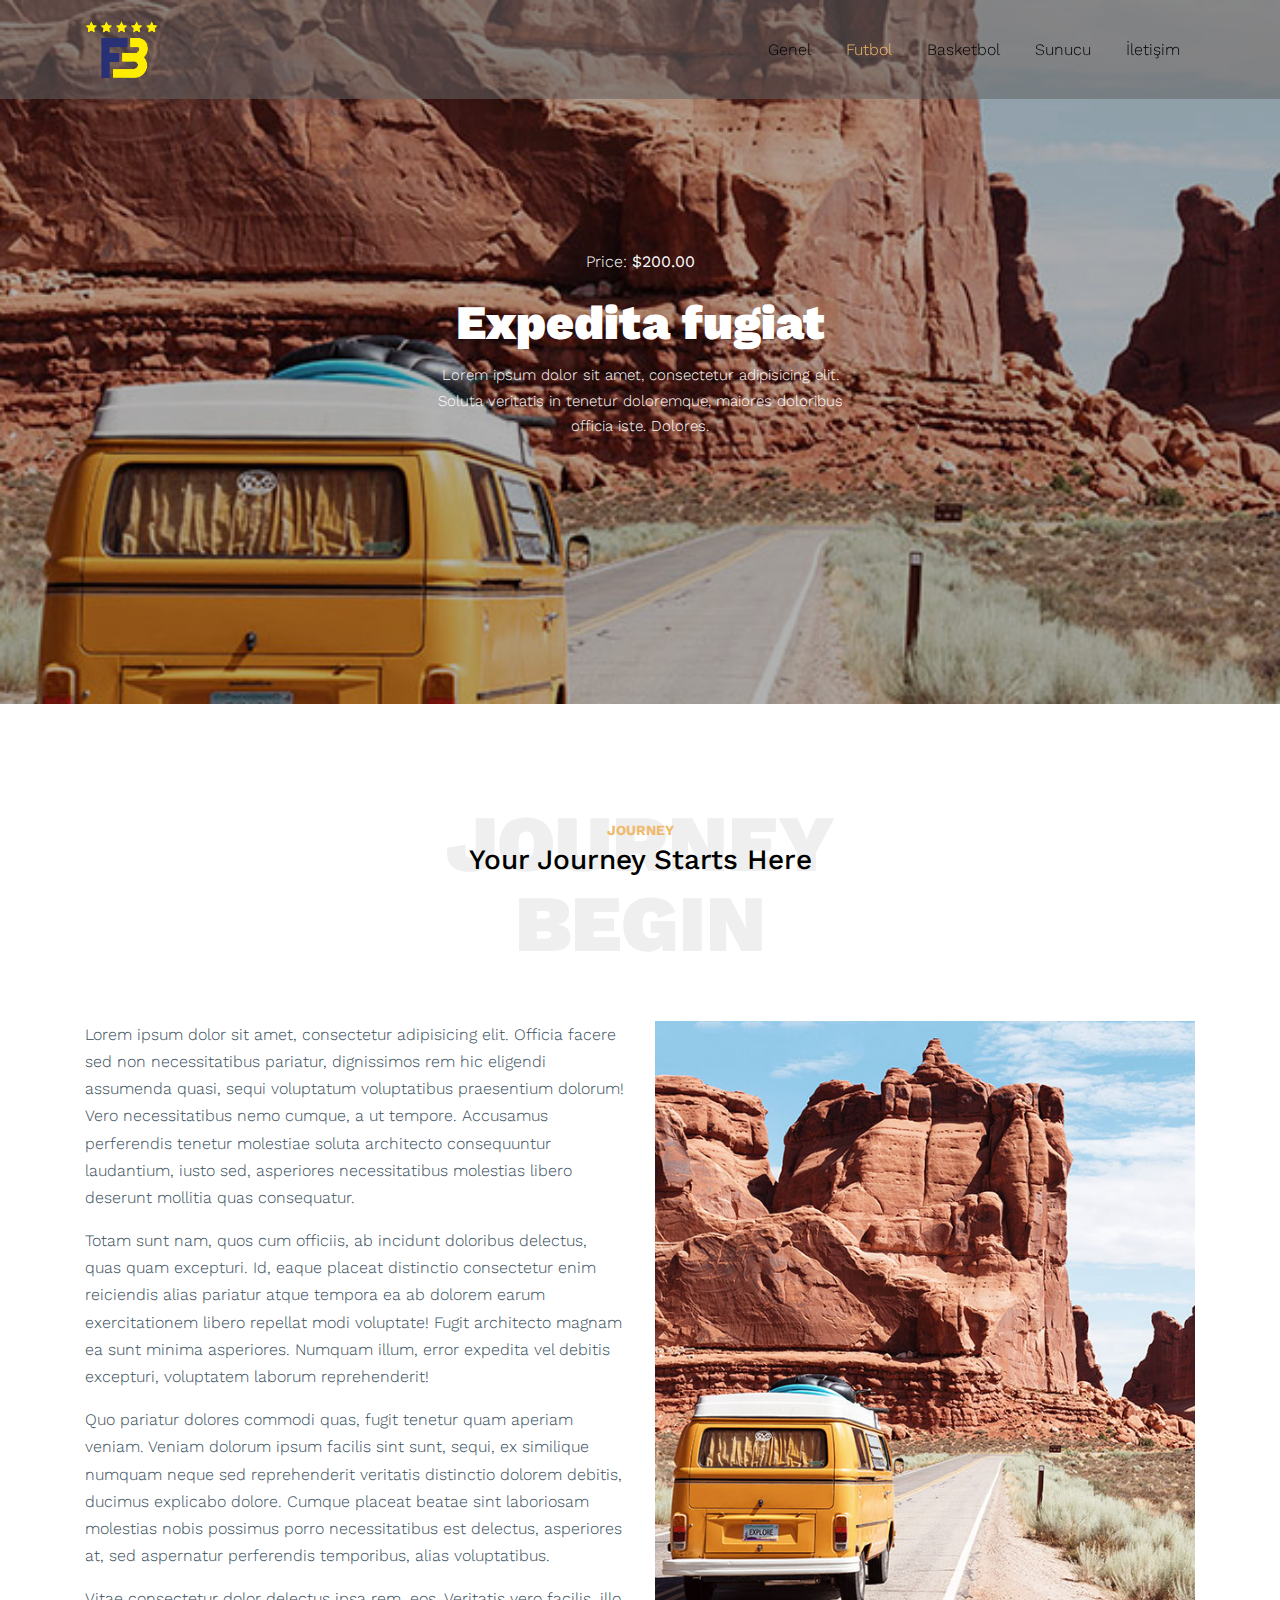
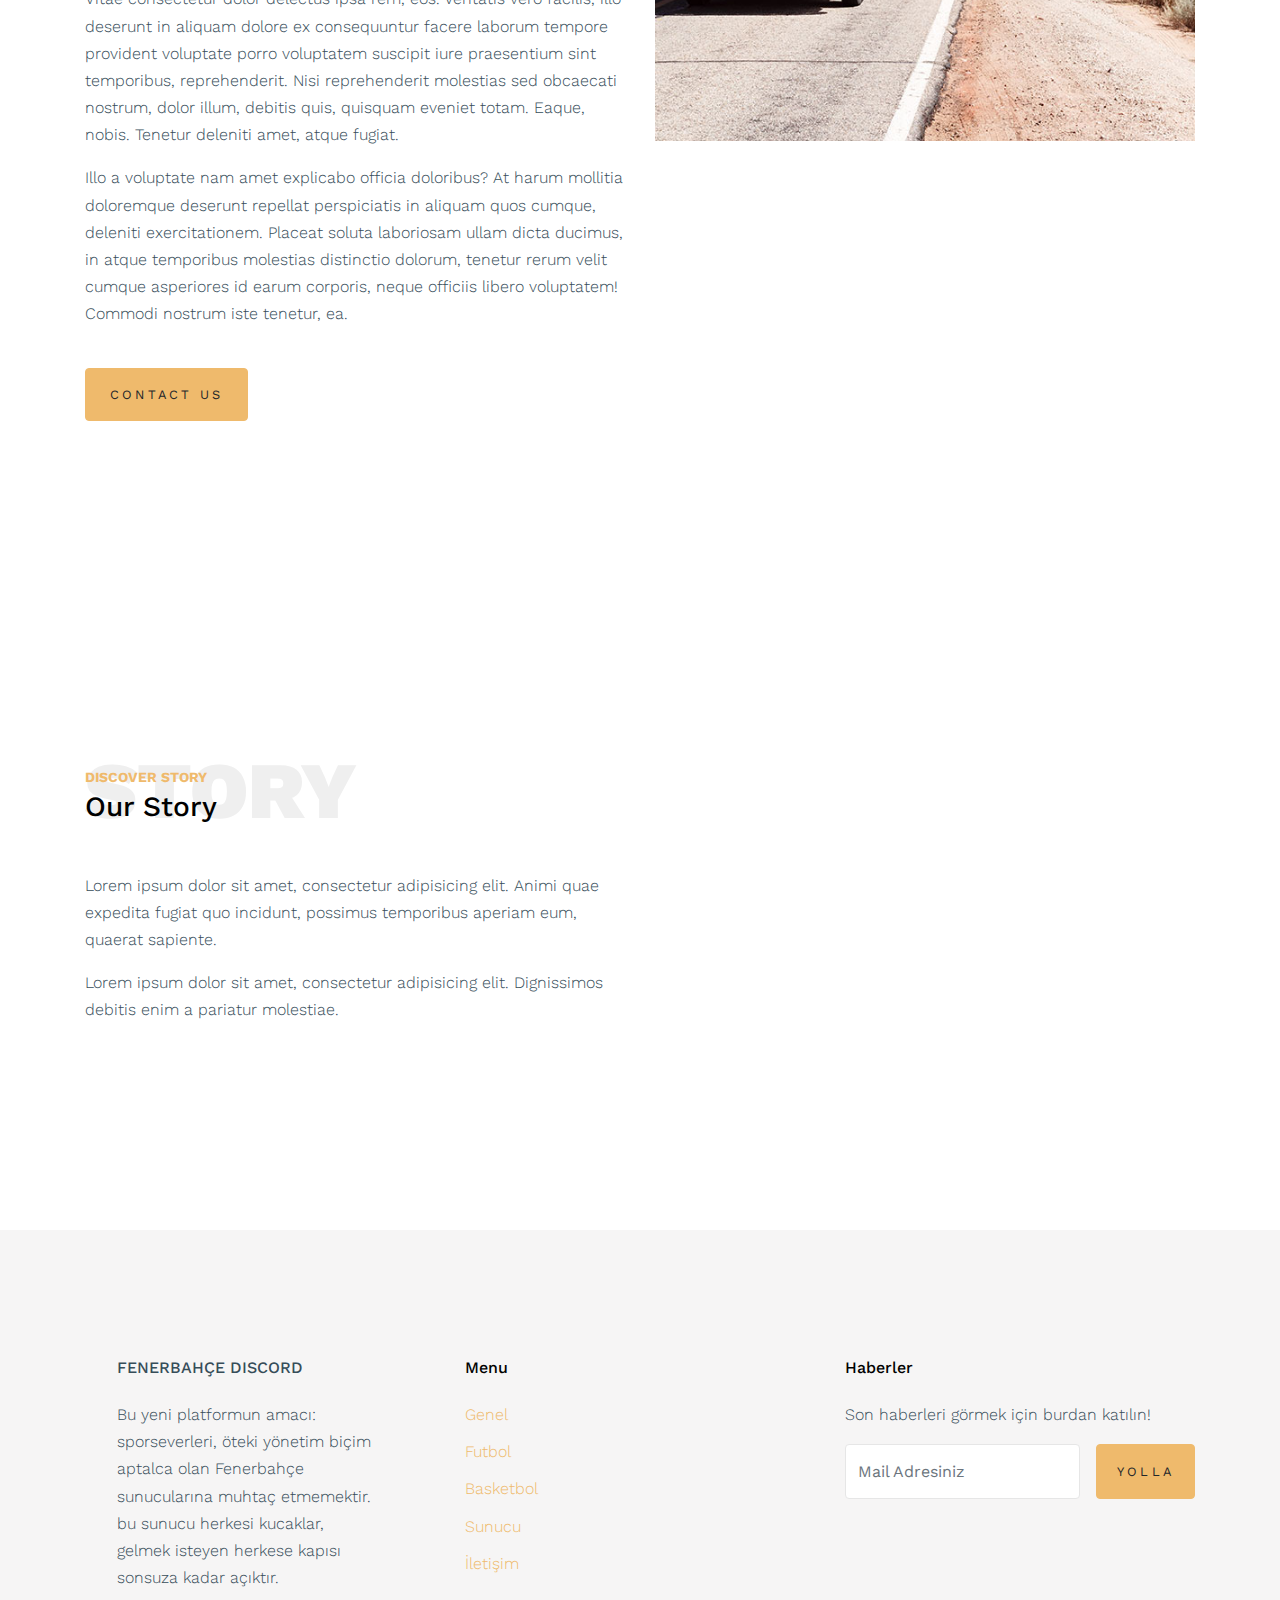
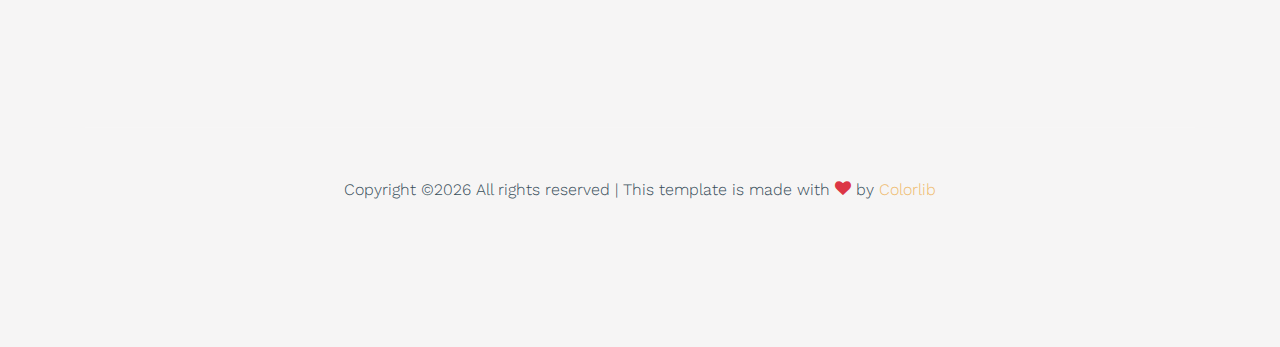
<file: trip-single.html>
<!doctype html>
<html lang="en">

  <head>
    <title>Trips &mdash; Website Template by Colorlib</title>
    <meta charset="utf-8">
    <meta name="viewport" content="width=device-width, initial-scale=1, shrink-to-fit=no">

    <link href="https://fonts.googleapis.com/css?family=Work+Sans:400,700,900&display=swap" rel="stylesheet">

    <link rel="stylesheet" href="fonts/icomoon/style.css">

    <link rel="stylesheet" href="css/bootstrap.min.css">
    <link rel="stylesheet" href="css/bootstrap-datepicker.css">
    <link rel="stylesheet" href="css/jquery.fancybox.min.css">
    <link rel="stylesheet" href="css/owl.carousel.min.css">
    <link rel="stylesheet" href="css/owl.theme.default.min.css">
    <link rel="stylesheet" href="fonts/flaticon/font/flaticon.css">
    <link rel="stylesheet" href="css/aos.css">

    <!-- MAIN CSS -->
    <link rel="stylesheet" href="css/style.css">

  </head>

  <body data-spy="scroll" data-target=".site-navbar-target" data-offset="300">

    
    <div class="site-wrap" id="home-section">

      <div class="site-mobile-menu site-navbar-target">
        <div class="site-mobile-menu-header">
          <div class="site-mobile-menu-close mt-3">
            <span class="icon-close2 js-menu-toggle"></span>
          </div>
        </div>
        <div class="site-mobile-menu-body"></div>
      </div>



      <header class="site-navbar site-navbar-target" role="banner">
        <button onclick="topFunction()" id="myBtn" title="Go to top">yukarı</button>

        <div class="container">
          <div class="row align-items-center position-relative">

            <div class="col-3 ">
              <div class="site-logo">
                <a href="index.html" class="font-weight-bold">
                  <img src="images/logoo.png" alt="Image" class="img-fluid">
                </a>
              </div>
            </div>

            <div class="col-9  text-right">
              

              <span class="d-inline-block d-lg-none"><a href="#" class="text-white site-menu-toggle js-menu-toggle py-5 text-white"><span class="icon-menu h3 text-white"></span></a></span>



              <nav class="site-navigation text-right ml-auto d-none d-lg-block" role="navigation">
                <ul class="site-menu main-menu js-clone-nav ml-auto ">
                  <li><a href="index.html" class="nav-link">Genel</a></li>
                  <li class="active"><a href="futbol.html" class="nav-link">Futbol</a></li>
                  <li><a href="basketbol.html" class="nav-link">Basketbol</a></li>
                  <li><a href="sunucu.html" class="nav-link">Sunucu</a></li>
                  <li><a href="contact.html" class="nav-link">İletişim</a></li>
                </ul>
              </nav>
            </div>

            
          </div>
        </div>

      </header>

    <div class="ftco-blocks-cover-1">
      <div class="site-section-cover overlay" style="background-image: url('images/img_4.jpg')">
        <div class="container">
          <div class="row align-items-center justify-content-center text-center">
            <div class="col-md-5" data-aos="fade-up">
              <span class="text-white d-block mb-4">Price: <strong>$200.00</strong></span>
              <h1 class="mb-3 text-white">Expedita fugiat</h1>
              <p>Lorem ipsum dolor sit amet, consectetur adipisicing elit. Soluta veritatis in tenetur doloremque, maiores doloribus officia iste. Dolores.</p>
              
            </div>
          </div>
        </div>
      </div>
    </div>


    <div class="site-section">

      <div class="container">
        <div class="row justify-content-center text-center mb-5">
          <div class="col-md-12">
            <div class="heading-39101 mb-5">
              <span class="backdrop text-center">Journey Begin</span>
              <span class="subtitle-39191">Journey</span>
              <h3>Your Journey Starts Here</h3>
            </div>
          </div>
        </div>


        <div class="row mt-5 pt-5">
          <div class="col-md-6">
            <p>Lorem ipsum dolor sit amet, consectetur adipisicing elit. Officia facere sed non necessitatibus pariatur, dignissimos rem hic eligendi assumenda quasi, sequi voluptatum voluptatibus praesentium dolorum! Vero necessitatibus nemo cumque, a ut tempore. Accusamus perferendis tenetur molestiae soluta architecto consequuntur laudantium, iusto sed, asperiores necessitatibus molestias libero deserunt mollitia quas consequatur.</p>
            <p>Totam sunt nam, quos cum officiis, ab incidunt doloribus delectus, quas quam excepturi. Id, eaque placeat distinctio consectetur enim reiciendis alias pariatur atque tempora ea ab dolorem earum exercitationem libero repellat modi voluptate! Fugit architecto magnam ea sunt minima asperiores. Numquam illum, error expedita vel debitis excepturi, voluptatem laborum reprehenderit!</p>
            <p>Quo pariatur dolores commodi quas, fugit tenetur quam aperiam veniam. Veniam dolorum ipsum facilis sint sunt, sequi, ex similique numquam neque sed reprehenderit veritatis distinctio dolorem debitis, ducimus explicabo dolore. Cumque placeat beatae sint laboriosam molestias nobis possimus porro necessitatibus est delectus, asperiores at, sed aspernatur perferendis temporibus, alias voluptatibus.</p>
            <p>Vitae consectetur dolor delectus ipsa rem, eos. Veritatis vero facilis, illo deserunt in aliquam dolore ex consequuntur facere laborum tempore provident voluptate porro voluptatem suscipit iure praesentium sint temporibus, reprehenderit. Nisi reprehenderit molestias sed obcaecati nostrum, dolor illum, debitis quis, quisquam eveniet totam. Eaque, nobis. Tenetur deleniti amet, atque fugiat.</p>
            <p>Illo a voluptate nam amet explicabo officia doloribus? At harum mollitia doloremque deserunt repellat perspiciatis in aliquam quos cumque, deleniti exercitationem. Placeat soluta laboriosam ullam dicta ducimus, in atque temporibus molestias distinctio dolorum, tenetur rerum velit cumque asperiores id earum corporis, neque officiis libero voluptatem! Commodi nostrum iste tenetur, ea.</p>

            <p><a href="#" class="btn btn-primary py-3 px-4 my-4">Contact Us</a></p>
          </div>
          <div class="col-md-6">
            <img src="images/img_4.jpg" alt="Image" class="img-fluid">
          </div>
        </div>

      </div>
    </div>


    <div class="site-section py-5">
      <div class="container">
        <div class="row align-items-center">
          <div class="col-md-6">
            <div class="heading-39101 mb-5">
              <span class="backdrop">Story</span>
              <span class="subtitle-39191">Discover Story</span>
              <h3>Our Story</h3>
            </div>
            <p>Lorem ipsum dolor sit amet, consectetur adipisicing elit. Animi quae expedita fugiat quo incidunt, possimus temporibus aperiam eum, quaerat sapiente.</p>
            <p>Lorem ipsum dolor sit amet, consectetur adipisicing elit. Dignissimos debitis enim a pariatur molestiae.</p>
          </div>
          <div class="col-md-6" data-aos="fade-right">
            <img src="images/traveler.jpg" alt="Image" class="img-fluid">
          </div>
        </div>
      </div>
    </div>





      <footer class="site-footer bg-light">
        <div class="container">
          <div class="row">
            <div class="col-md-3 col-lg-4 col-xl-3 mx-auto mb-4">
              <!-- Content -->
              <h6 class="text-uppercase fw-bold mb-4">
                <i class="fas fa-gem me-3 text-secondary"></i>Fenerbahçe Discord
              </h6>
              <p>
                Bu yeni platformun amacı: sporseverleri, öteki yönetim biçim aptalca olan Fenerbahçe sunucularına muhtaç etmemektir. bu sunucu herkesi kucaklar, gelmek isteyen herkese kapısı sonsuza kadar açıktır.
              </p>
            </div>



            <div class="col-lg-8 ml-auto">
              <div class="row">
                <div class="col-lg-6 ml-auto">
                  <h2 class="footer-heading mb-4">Menu</h2>
                  <ul class="list-unstyled">
                    <li><a href="#">Genel</a></li>
                    <li><a href="#">Futbol</a></li>
                    <li><a href="#">Basketbol</a></li>
                    <li><a href="#">Sunucu</a></li>
                    <li><a href="#">İletişim</a></li>
                  </ul>
                </div>
                <div class="col-lg-6">
                  <h2 class="footer-heading mb-4">Haberler</h2>
                  <p>Son haberleri görmek için burdan katılın!</p>
                  <form action="#" class="d-flex" class="subscribe">
                    <input type="text" class="form-control mr-3" placeholder="Mail Adresiniz">
                    <input type="submit" value="Yolla" class="btn btn-primary">
                  </form>
                </div>

              </div>
            </div>
          </div>
          <div class="row pt-5 mt-5 text-center">
            <div class="col-md-12">
              <div class="border-top pt-5">
                <p>
                  <!-- Link back to Colorlib can't be removed. Template is licensed under CC BY 3.0. -->
                  Copyright &copy;<script>document.write(new Date().getFullYear());</script> All rights reserved | This template is made with <i class="icon-heart text-danger" aria-hidden="true"></i> by <a href="https://colorlib.com" target="_blank" >Colorlib</a>
                  <!-- Link back to Colorlib can't be removed. Template is licensed under CC BY 3.0. -->
                </p>
              </div>
            </div>

          </div>
        </div>
      </footer>

    </div>

    <script src="js/jquery-3.3.1.min.js"></script>
    <script src="js/jquery-migrate-3.0.0.js"></script>
    <script src="js/popper.min.js"></script>
    <script src="js/bootstrap.min.js"></script>
    <script src="js/owl.carousel.min.js"></script>
    <script src="js/jquery.sticky.js"></script>
    <script src="js/jquery.waypoints.min.js"></script>
    <script src="js/jquery.animateNumber.min.js"></script>
    <script src="js/jquery.fancybox.min.js"></script>
    <script src="js/jquery.stellar.min.js"></script>
    <script src="js/jquery.easing.1.3.js"></script>
    <script src="js/bootstrap-datepicker.min.js"></script>
    <script src="js/isotope.pkgd.min.js"></script>
    <script src="js/aos.js"></script>

    <script src="js/main.js"></script>

  </body>

</html>
</file>
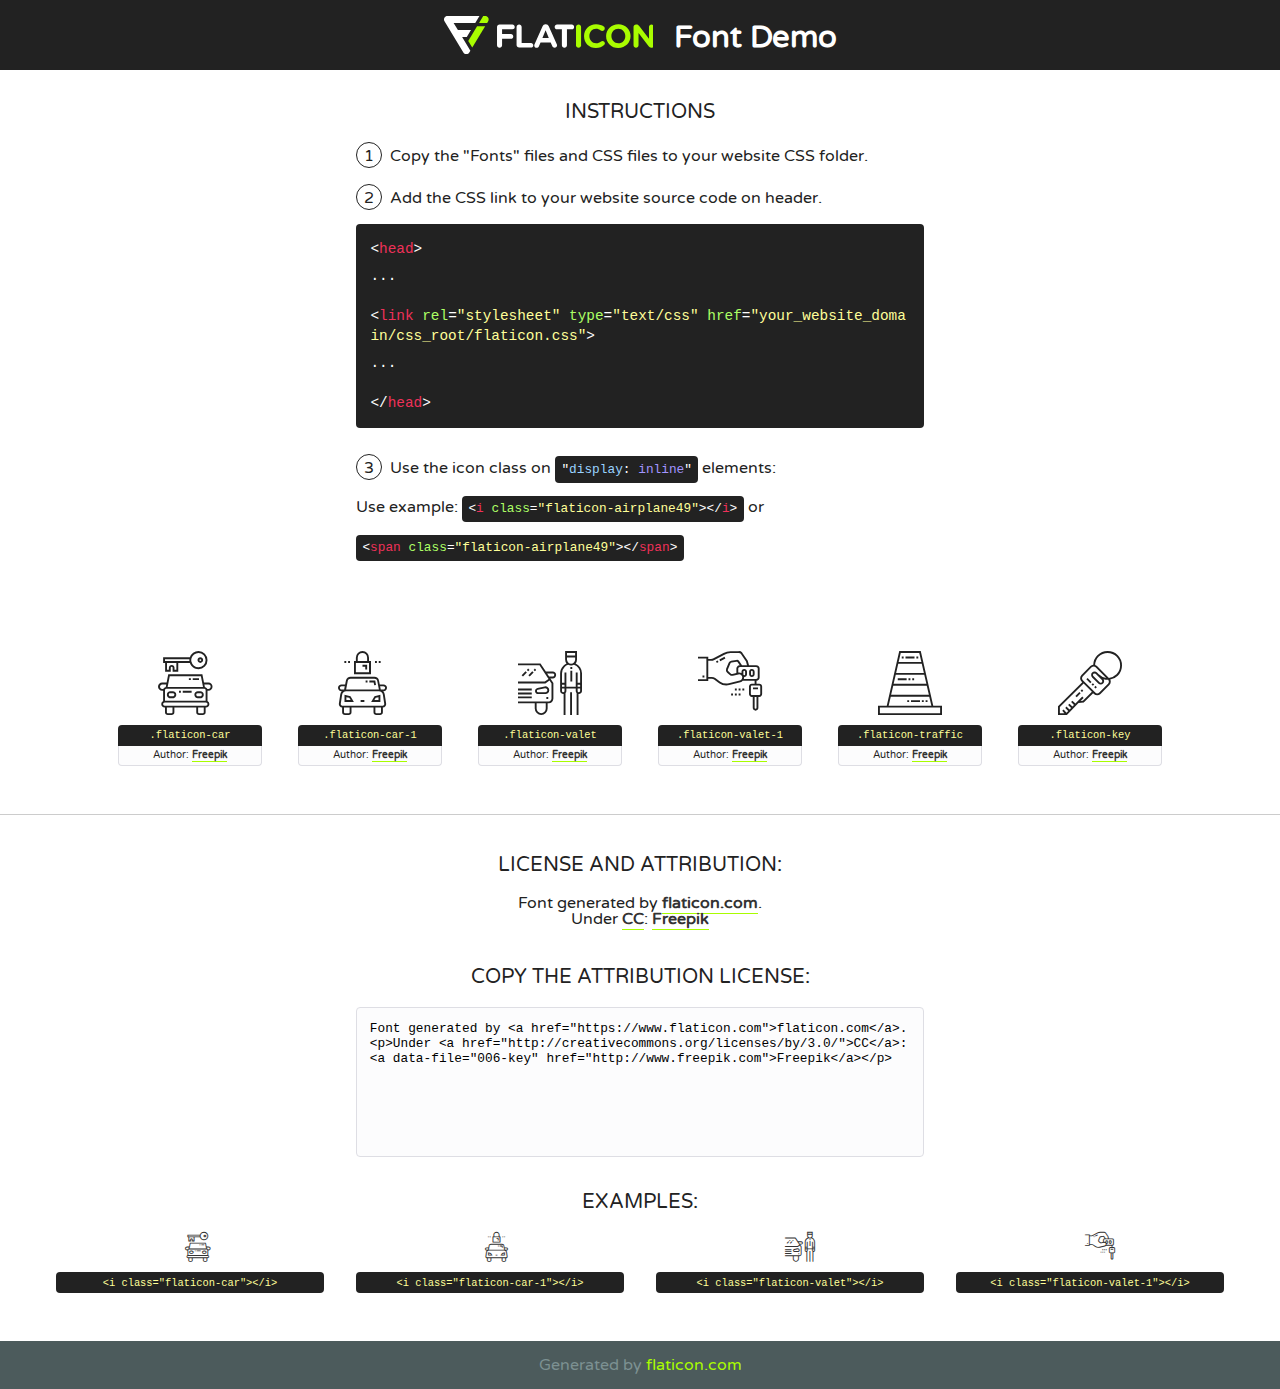
<file: fonts/flaticon-2/font/flaticon.html>
<!DOCTYPE html>
<!--
  Flaticon icon font: Flaticon
  Creation date: 18/07/2019 07:36
-->
<html>
<!DOCTYPE html>
<html>

<head>
    <title>Flaticon WebFont</title>
    <link href="http://fonts.googleapis.com/css?family=Varela+Round" rel="stylesheet" type="text/css" />
    <link rel="stylesheet" type="text/css" href="flaticon.css">
    <meta charset="UTF-8">
    <style>
    html, body, div, span, applet, object, iframe,
    h1, h2, h3, h4, h5, h6, p, blockquote, pre,
    a, abbr, acronym, address, big, cite, code,
    del, dfn, em, img, ins, kbd, q, s, samp,
    small, strike, strong, sub, sup, tt, var,
    b, u, i, center,
    dl, dt, dd, ol, ul, li,
    fieldset, form, label, legend,
    table, caption, tbody, tfoot, thead, tr, th, td,
    article, aside, canvas, details, embed, 
    figure, figcaption, footer, header, hgroup, 
    menu, nav, output, ruby, section, summary,
    time, mark, audio, video {
        margin: 0;
        padding: 0;
        border: 0;
        font-size: 100%;
        font: inherit;
        vertical-align: baseline;
    }
    /* HTML5 display-role reset for older browsers */
    article, aside, details, figcaption, figure, 
    footer, header, hgroup, menu, nav, section {
        display: block;
    }
    body {
        line-height: 1;
    }
    ol, ul {
        list-style: none;
    }
    blockquote, q {
        quotes: none;
    }
    blockquote:before, blockquote:after,
    q:before, q:after {
        content: '';
        content: none;
    }
    table {
        border-collapse: collapse;
        border-spacing: 0;
    }
    body {
        font-family: 'Varela Round', Helvetica, Arial, sans-serif;
        font-size: 16px;
        color: #222;
    }
    a {
        color: #333;
        border-bottom: 1px solid #a9fd00;
        font-weight: bold;
        text-decoration: none;
    }
    * {
        -moz-box-sizing: border-box;
        -webkit-box-sizing: border-box;
        box-sizing: border-box;
        margin: 0;
        padding: 0;
    }
    [class^="flaticon-"]:before, [class*=" flaticon-"]:before, [class^="flaticon-"]:after, [class*=" flaticon-"]:after {
        font-family: Flaticon;
        font-size: 30px;
        font-style: normal;
        margin-left: 20px;
        color: #333;
    }
    .wrapper {
        max-width: 600px;
        margin: auto;
        padding: 0 1em;
    }
    .title {
        font-size: 1.25em;
        text-align: center;
        margin-bottom: 1em;
        text-transform: uppercase;
    }
    header {
        text-align: center;
        background-color: #222;
        color: #fff;
        padding: 1em;
    }
    header .logo {
        width: 210px;
        height: 38px;
        display: inline-block;
        vertical-align: middle;
        margin-right: 1em;
        border: none;
    }
    header strong {
        font-size: 1.95em;
        font-weight: bold;
        vertical-align: middle;
        margin-top: 5px;
        display: inline-block;
    }
    .demo {
        margin: 2em auto;
        line-height: 1.25em;
    }
    .demo ul li {
        margin-bottom: 1em;
    }
    .demo ul li .num {
        color: #222;
        border-radius: 20px;
        display: inline-block;
        width: 26px;
        padding: 3px;
        height: 26px;
        text-align: center;
        margin-right: 0.5em;
        border: 1px solid #222;
    }
    .demo ul li code {
        background-color: #222;
        border-radius: 4px;
        padding: 0.25em 0.5em;
        display: inline-block;
        color: #fff;
        font-family: Consolas,Monaco,Lucida Console,Liberation Mono,DejaVu Sans Mono,Bitstream Vera Sans Mono,Courier New, monospace;
        font-weight: lighter;
        margin-top: 1em;
        font-size: 0.8em;
        word-break: break-all;
    }
    .demo ul li code.big {
        padding: 1em;
        font-size: 0.9em;
    }
    .demo ul li code .red {
        color: #EF3159;
    }
    .demo ul li code .green {
        color: #ACFF65;
    }
    .demo ul li code .yellow {
        color: #FFFF99;
    }
    .demo ul li code .blue {
        color: #99D3FF;
    }
    .demo ul li code .purple {
        color: #A295FF;
    }
    .demo ul li code .dots {
        margin-top: 0.5em;
        display: block;
    }
    #glyphs {
        border-bottom: 1px solid #ccc;
        padding: 2em 0;
        text-align: center;
    }
    .glyph {
        display: inline-block;
        width: 9em;
        margin: 1em;
        text-align: center;
        vertical-align: top;
        background: #FFF;
    }
    .glyph .glyph-icon {
        padding: 10px;
        display: block;
        font-family:"Flaticon";
        font-size: 64px;
        line-height: 1;
    }
    .glyph .glyph-icon:before {
        font-size: 64px;
        color: #222;
        margin-left: 0;
    }
    .class-name {
        font-size: 0.65em;
        background-color: #222;
        color: #fff;
        border-radius: 4px 4px 0 0;
        padding: 0.5em;
        color: #FFFF99;
        font-family: Consolas,Monaco,Lucida Console,Liberation Mono,DejaVu Sans Mono,Bitstream Vera Sans Mono,Courier New, monospace;
    }
    .author-name {
        font-size: 0.6em;
        background-color: #fcfcfd;
        border: 1px solid #DEDEE4;
        border-top: 0;
        border-radius: 0 0 4px 4px;
        padding: 0.5em;
    }
    .class-name:last-child {
        font-size: 10px;
        color:#888;
    }
    .class-name:last-child a {
        font-size: 10px;
        color:#555;
    }
    .class-name:last-child a:hover {
        color:#a9fd00;
    }
    .glyph > input {
        display: block;
        width: 100px;
        margin: 5px auto;
        text-align: center;
        font-size: 12px;
        cursor: text;
    }
    .glyph > input.icon-input {
        font-family:"Flaticon";
        font-size: 16px;
        margin-bottom: 10px;
    }
    .attribution .title {
        margin-top: 2em;
    }
    .attribution textarea {
        background-color: #fcfcfd;
        padding: 1em;
        border: none;
        box-shadow: none;
        border: 1px solid #DEDEE4;
        border-radius: 4px;
        resize: none;
        width: 100%;
        height: 150px;
        font-size: 0.8em;
        font-family: Consolas,Monaco,Lucida Console,Liberation Mono,DejaVu Sans Mono,Bitstream Vera Sans Mono,Courier New, monospace;
        -webkit-appearance: none;
    }
    .iconsuse {
        margin: 2em auto;
        text-align: center;
        max-width: 1200px;
    }
    .iconsuse:after {
        content: '';
        display: table;
        clear: both;
    }
    .iconsuse .image {
        float: left;
        width: 25%;
        padding: 0 1em;
    }
    .iconsuse .image p {
        margin-bottom: 1em;
    }
    .iconsuse .image span {
        display: block;
        font-size: 0.65em;
        background-color: #222;
        color: #fff;
        border-radius: 4px;
        padding: 0.5em;
        color: #FFFF99;
        margin-top: 1em;
        font-family: Consolas,Monaco,Lucida Console,Liberation Mono,DejaVu Sans Mono,Bitstream Vera Sans Mono,Courier New, monospace;
    }
    #footer {
        text-align: center;
        background-color: #4C5B5C;
        color: #7c9192;
        padding: 1em;
    }
    #footer a {
        border: none;
        color: #a9fd00;
        font-weight: normal;
    }
    @media (max-width: 960px) {
        .iconsuse .image {
            width: 50%;
        }
    }
    @media (max-width: 560px) {
        .iconsuse .image {
            width: 100%;
        }
    }
    </style>
</head>

<body class="characters-off">

    <header>
        <a href="https://www.flaticon.com" target="_blank" class="logo">
            <svg version="1.1" xmlns="http://www.w3.org/2000/svg" xmlns:xlink="http://www.w3.org/1999/xlink" xmlns:a="http://ns.adobe.com/AdobeSVGViewerExtensions/3.0/" viewBox="0 0 560.875 102.036" enable-background="new 0 0 560.875 102.036" xml:space="preserve">
                <defs>
                </defs>
                <g>
                    <g class="letters">
                        <path fill="#ffffff" d="M141.596,29.675c0-3.777,2.985-6.767,6.764-6.767h34.438c3.426,0,6.15,2.728,6.15,6.15
                        c0,3.43-2.724,6.149-6.15,6.149h-27.674v13.091h23.719c3.429,0,6.151,2.724,6.151,6.15c0,3.43-2.723,6.149-6.151,6.149h-23.719
                        v17.574c0,3.773-2.986,6.761-6.764,6.761c-3.779,0-6.764-2.989-6.764-6.761V29.675z"></path>
                        <path fill="#ffffff" d="M193.844,29.149c0-3.781,2.985-6.767,6.764-6.767c3.776,0,6.763,2.985,6.763,6.767v42.957h25.039
                        c3.426,0,6.149,2.726,6.149,6.153c0,3.425-2.723,6.15-6.149,6.15h-31.802c-3.779,0-6.764-2.986-6.764-6.768V29.149z"></path>
                        <path fill="#ffffff" d="M241.891,75.71l21.438-48.407c1.492-3.341,4.215-5.357,7.906-5.357h0.792
                        c3.686,0,6.323,2.017,7.815,5.357l21.439,48.407c0.436,0.967,0.701,1.845,0.701,2.723c0,3.602-2.809,6.501-6.414,6.501
                        c-3.161,0-5.269-1.845-6.499-4.655l-4.132-9.661h-27.059l-4.301,10.102c-1.144,2.631-3.426,4.214-6.237,4.214
                        c-3.517,0-6.24-2.81-6.24-6.325C241.1,77.64,241.451,76.677,241.891,75.71z M279.932,58.666l-8.521-20.297l-8.526,20.297H279.932
                        z"></path>
                        <path fill="#ffffff" d="M314.864,35.387H301.86c-3.429,0-6.239-2.813-6.239-6.238c0-3.429,2.811-6.24,6.239-6.24h39.533
                        c3.426,0,6.237,2.811,6.237,6.24c0,3.425-2.811,6.238-6.237,6.238h-13.001v42.785c0,3.773-2.99,6.761-6.764,6.761
                        c-3.779,0-6.764-2.989-6.764-6.761V35.387z"></path>
                        <path fill="#A9FD00" d="M352.615,29.149c0-3.781,2.985-6.767,6.767-6.767c3.774,0,6.761,2.985,6.761,6.767v49.024
                        c0,3.773-2.987,6.761-6.761,6.761c-3.781,0-6.767-2.989-6.767-6.761V29.149z"></path>
                        <path fill="#A9FD00" d="M374.132,53.836v-0.179c0-17.481,13.178-31.801,32.065-31.801c9.22,0,15.459,2.458,20.557,6.238
                        c1.402,1.054,2.637,2.985,2.637,5.357c0,3.692-2.985,6.59-6.681,6.59c-1.845,0-3.071-0.702-4.044-1.319
                        c-3.776-2.813-7.729-4.393-12.562-4.393c-10.364,0-17.831,8.611-17.831,19.154v0.173c0,10.542,7.291,19.329,17.831,19.329
                        c5.715,0,9.492-1.756,13.359-4.834c1.049-0.874,2.458-1.491,4.039-1.491c3.429,0,6.325,2.813,6.325,6.236
                        c0,2.106-1.056,3.78-2.282,4.834c-5.539,4.834-12.036,7.733-21.878,7.733C387.572,85.464,374.132,71.493,374.132,53.836z"></path>
                        <path fill="#A9FD00" d="M433.009,53.836v-0.179c0-17.481,13.79-31.801,32.766-31.801c18.981,0,32.592,14.143,32.592,31.628v0.173
                        c0,17.483-13.785,31.807-32.769,31.807C446.625,85.464,433.009,71.32,433.009,53.836z M484.224,53.836v-0.179
                        c0-10.539-7.725-19.326-18.626-19.326c-10.893,0-18.449,8.611-18.449,19.154v0.173c0,10.542,7.73,19.329,18.626,19.329
                        C476.676,72.986,484.224,64.378,484.224,53.836z"></path>
                        <path fill="#A9FD00" d="M506.233,29.321c0-3.774,2.99-6.763,6.767-6.763h1.401c3.252,0,5.183,1.583,7.029,3.953l26.093,34.265
                        V29.059c0-3.692,2.99-6.677,6.681-6.677c3.683,0,6.671,2.985,6.671,6.677v48.934c0,3.78-2.987,6.765-6.764,6.765h-0.436
                        c-3.257,0-5.188-1.581-7.034-3.953l-27.056-35.492v32.944c0,3.687-2.985,6.676-6.678,6.676c-3.683,0-6.673-2.989-6.673-6.676
                        V29.321z"></path>
                    </g>
                    <g class="insignia">
                        <path fill="#ffffff" d="M48.372,56.137h12.517l11.156-18.537H37.186L25.688,18.539h57.825L94.668,0H9.271
                        C5.925,0,2.842,1.801,1.198,4.716c-1.644,2.907-1.593,6.482,0.134,9.343l50.38,83.501c1.678,2.781,4.689,4.476,7.938,4.476
                        c3.246,0,6.257-1.695,7.935-4.476l2.898-4.804L48.372,56.137z"></path>
                        <g class="i">
                            <path fill="#A9FD00" d="M93.575,18.539h0.031v0.004l21.652,0.004l2.705-4.488c1.727-2.861,1.778-6.436,0.133-9.343
                            C116.454,1.801,113.371,0,110.026,0h-5.294L93.575,18.539z"></path>
                            <polygon fill="#A9FD00" points="88.291,27.356 64.725,66.486 75.519,84.404 109.942,27.356"></polygon>
                        </g>
                    </g>
                </g>
            </svg>
        </a>
        <strong>Font Demo</strong>
    </header>


    <section class="demo wrapper">

        <p class="title">Instructions</p>

        <ul>
            <li>
                <span class="num">1</span>Copy the "Fonts" files and CSS files to your website CSS folder.
            </li>
            <li>
                <span class="num">2</span>Add the CSS link to your website source code on header.
                <code class="big">
                    &lt;<span class="red">head</span>&gt;
                    <br/><span class="dots">...</span>
                    <br/>&lt;<span class="red">link</span> <span class="green">rel</span>=<span class="yellow">"stylesheet"</span> <span class="green">type</span>=<span class="yellow">"text/css"</span> <span class="green">href</span>=<span class="yellow">"your_website_domain/css_root/flaticon.css"</span>&gt;
                    <br/><span class="dots">...</span>
                    <br/>&lt;/<span class="red">head</span>&gt;
                </code>
            </li>

            <li>
                <p>
                    <span class="num">3</span>Use the icon class on <code>"<span class="blue">display</span>:<span class="purple"> inline</span>"</code> elements:
                    <br />
                    Use example: <code>&lt;<span class="red">i</span> <span class="green">class</span>=<span class="yellow">&quot;flaticon-airplane49&quot;</span>&gt;&lt;/<span class="red">i</span>&gt;</code> or <code>&lt;<span class="red">span</span> <span class="green">class</span>=<span class="yellow">&quot;flaticon-airplane49&quot;</span>&gt;&lt;/<span class="red">span</span>&gt;</code>
            </li>
        </ul>

    </section>




   <section id="glyphs">          
    
      
        <div class="glyph"><div class="glyph-icon flaticon-car"></div>
            <div class="class-name">.flaticon-car</div>
            <div class="author-name">Author: <a data-file="001-car" href="http://www.freepik.com">Freepik</a> </div> 
        </div>        
        
        <div class="glyph"><div class="glyph-icon flaticon-car-1"></div>
            <div class="class-name">.flaticon-car-1</div>
            <div class="author-name">Author: <a data-file="002-car-1" href="http://www.freepik.com">Freepik</a> </div> 
        </div>        
        
        <div class="glyph"><div class="glyph-icon flaticon-valet"></div>
            <div class="class-name">.flaticon-valet</div>
            <div class="author-name">Author: <a data-file="003-valet" href="http://www.freepik.com">Freepik</a> </div> 
        </div>        
        
        <div class="glyph"><div class="glyph-icon flaticon-valet-1"></div>
            <div class="class-name">.flaticon-valet-1</div>
            <div class="author-name">Author: <a data-file="004-valet-1" href="http://www.freepik.com">Freepik</a> </div> 
        </div>        
        
        <div class="glyph"><div class="glyph-icon flaticon-traffic"></div>
            <div class="class-name">.flaticon-traffic</div>
            <div class="author-name">Author: <a data-file="005-traffic" href="http://www.freepik.com">Freepik</a> </div> 
        </div>        
        
        <div class="glyph"><div class="glyph-icon flaticon-key"></div>
            <div class="class-name">.flaticon-key</div>
            <div class="author-name">Author: <a data-file="006-key" href="http://www.freepik.com">Freepik</a> </div> 
        </div>        
        

    </section>



    <section class="attribution wrapper"   style="text-align:center;">

      <div class="title">License and attribution:</div><div class="attrDiv">Font generated by <a href="https://www.flaticon.com">flaticon.com</a>. <div><p>Under <a href="http://creativecommons.org/licenses/by/3.0/">CC</a>: <a data-file="006-key" href="http://www.freepik.com">Freepik</a></p>  </div>
      </div>
      <div class="title">Copy the Attribution License:</div>

    <textarea onclick="this.focus();this.select();">Font generated by &lt;a href=&quot;https://www.flaticon.com&quot;&gt;flaticon.com&lt;/a&gt;. <p>Under <a href="http://creativecommons.org/licenses/by/3.0/">CC</a>: <a data-file="006-key" href="http://www.freepik.com">Freepik</a></p>  
     </textarea>

    </section>

    <section class="iconsuse">

          <div class="title">Examples:</div>            
             
            <div class="image">
                <p>
                    <i class="glyph-icon flaticon-car"></i> 
                    <span>&lt;i class=&quot;flaticon-car&quot;&gt;&lt;/i&gt;</span>
                </p>
            </div>
            
            <div class="image">
                <p>
                    <i class="glyph-icon flaticon-car-1"></i> 
                    <span>&lt;i class=&quot;flaticon-car-1&quot;&gt;&lt;/i&gt;</span>
                </p>
            </div>
            
            <div class="image">
                <p>
                    <i class="glyph-icon flaticon-valet"></i> 
                    <span>&lt;i class=&quot;flaticon-valet&quot;&gt;&lt;/i&gt;</span>
                </p>
            </div>
            
            <div class="image">
                <p>
                    <i class="glyph-icon flaticon-valet-1"></i> 
                    <span>&lt;i class=&quot;flaticon-valet-1&quot;&gt;&lt;/i&gt;</span>
                </p>
            </div>
                       
        </div>
                            
    </section>

<div id="footer">
    <div>Generated by <a href="https://www.flaticon.com">flaticon.com</a>
    </div>
</div>



</body>
</html>
</file>
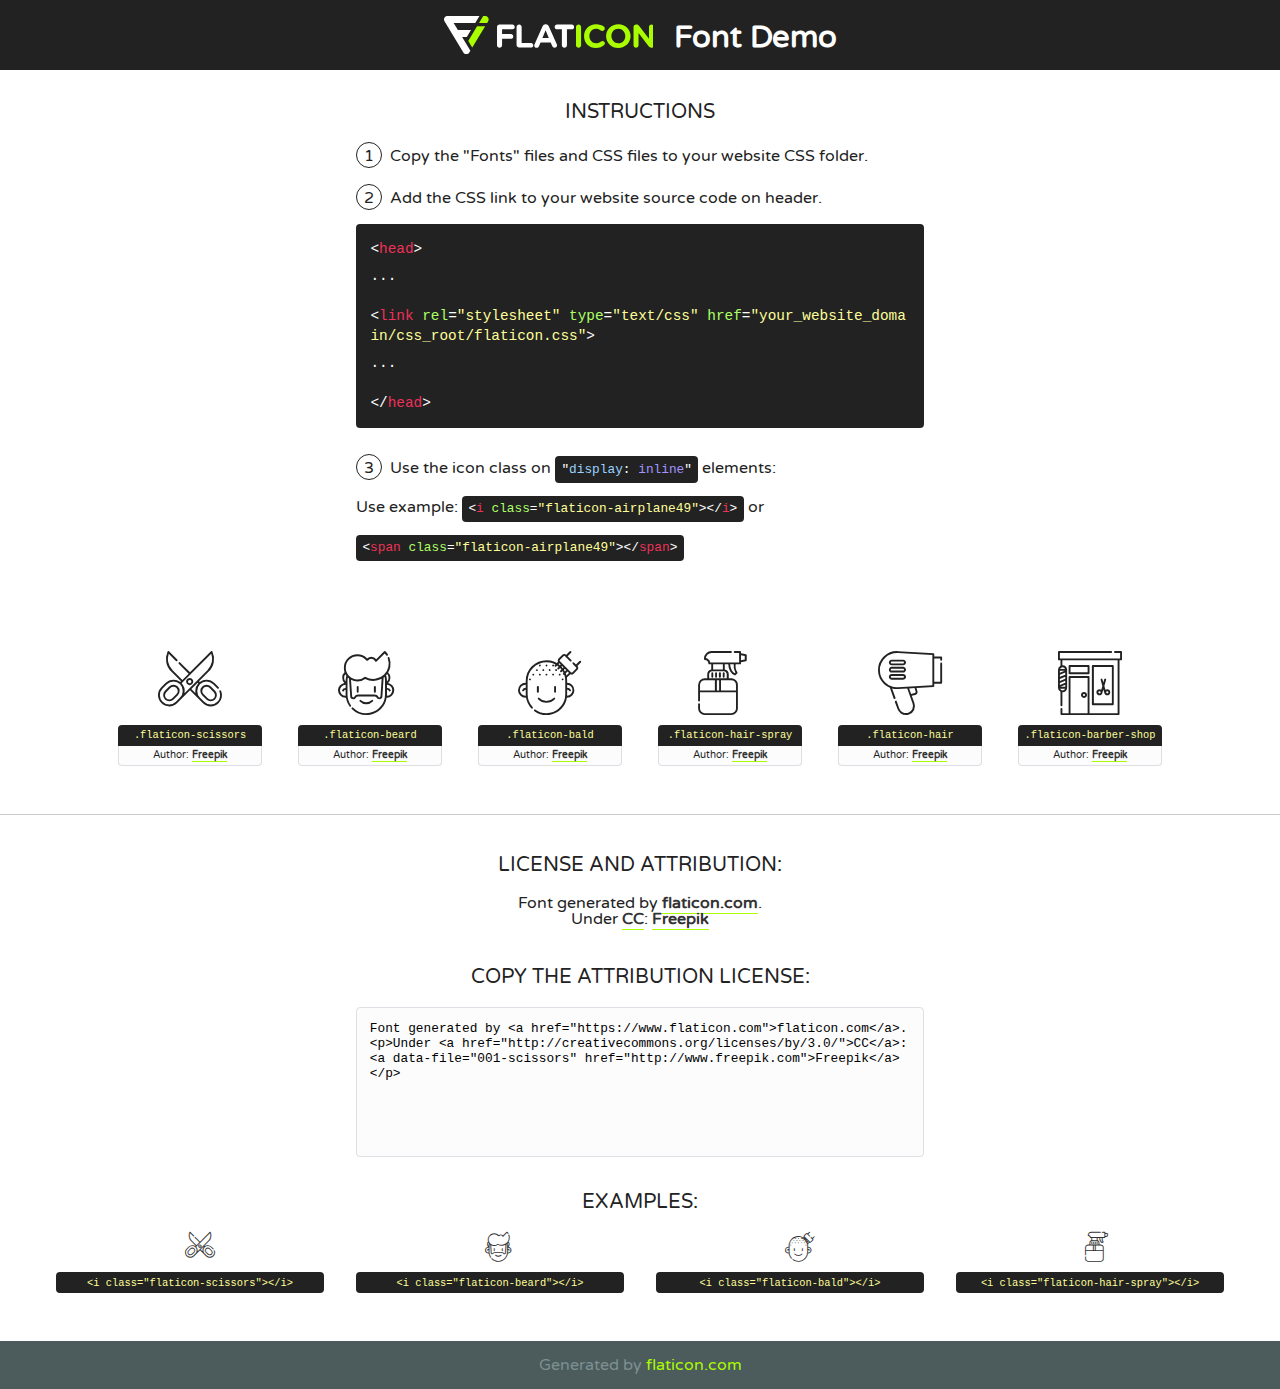
<file: fonts/flaticon/font/flaticon.html>
<!DOCTYPE html>
<!--
  Flaticon icon font: Flaticon
  Creation date: 23/07/2019 22:03
-->
<html>
<!DOCTYPE html>
<html>

<head>
    <title>Flaticon WebFont</title>
    <link href="http://fonts.googleapis.com/css?family=Varela+Round" rel="stylesheet" type="text/css" />
    <link rel="stylesheet" type="text/css" href="flaticon.css">
    <meta charset="UTF-8">
    <style>
    html, body, div, span, applet, object, iframe,
    h1, h2, h3, h4, h5, h6, p, blockquote, pre,
    a, abbr, acronym, address, big, cite, code,
    del, dfn, em, img, ins, kbd, q, s, samp,
    small, strike, strong, sub, sup, tt, var,
    b, u, i, center,
    dl, dt, dd, ol, ul, li,
    fieldset, form, label, legend,
    table, caption, tbody, tfoot, thead, tr, th, td,
    article, aside, canvas, details, embed, 
    figure, figcaption, footer, header, hgroup, 
    menu, nav, output, ruby, section, summary,
    time, mark, audio, video {
        margin: 0;
        padding: 0;
        border: 0;
        font-size: 100%;
        font: inherit;
        vertical-align: baseline;
    }
    /* HTML5 display-role reset for older browsers */
    article, aside, details, figcaption, figure, 
    footer, header, hgroup, menu, nav, section {
        display: block;
    }
    body {
        line-height: 1;
    }
    ol, ul {
        list-style: none;
    }
    blockquote, q {
        quotes: none;
    }
    blockquote:before, blockquote:after,
    q:before, q:after {
        content: '';
        content: none;
    }
    table {
        border-collapse: collapse;
        border-spacing: 0;
    }
    body {
        font-family: 'Varela Round', Helvetica, Arial, sans-serif;
        font-size: 16px;
        color: #222;
    }
    a {
        color: #333;
        border-bottom: 1px solid #a9fd00;
        font-weight: bold;
        text-decoration: none;
    }
    * {
        -moz-box-sizing: border-box;
        -webkit-box-sizing: border-box;
        box-sizing: border-box;
        margin: 0;
        padding: 0;
    }
    [class^="flaticon-"]:before, [class*=" flaticon-"]:before, [class^="flaticon-"]:after, [class*=" flaticon-"]:after {
        font-family: Flaticon;
        font-size: 30px;
        font-style: normal;
        margin-left: 20px;
        color: #333;
    }
    .wrapper {
        max-width: 600px;
        margin: auto;
        padding: 0 1em;
    }
    .title {
        font-size: 1.25em;
        text-align: center;
        margin-bottom: 1em;
        text-transform: uppercase;
    }
    header {
        text-align: center;
        background-color: #222;
        color: #fff;
        padding: 1em;
    }
    header .logo {
        width: 210px;
        height: 38px;
        display: inline-block;
        vertical-align: middle;
        margin-right: 1em;
        border: none;
    }
    header strong {
        font-size: 1.95em;
        font-weight: bold;
        vertical-align: middle;
        margin-top: 5px;
        display: inline-block;
    }
    .demo {
        margin: 2em auto;
        line-height: 1.25em;
    }
    .demo ul li {
        margin-bottom: 1em;
    }
    .demo ul li .num {
        color: #222;
        border-radius: 20px;
        display: inline-block;
        width: 26px;
        padding: 3px;
        height: 26px;
        text-align: center;
        margin-right: 0.5em;
        border: 1px solid #222;
    }
    .demo ul li code {
        background-color: #222;
        border-radius: 4px;
        padding: 0.25em 0.5em;
        display: inline-block;
        color: #fff;
        font-family: Consolas,Monaco,Lucida Console,Liberation Mono,DejaVu Sans Mono,Bitstream Vera Sans Mono,Courier New, monospace;
        font-weight: lighter;
        margin-top: 1em;
        font-size: 0.8em;
        word-break: break-all;
    }
    .demo ul li code.big {
        padding: 1em;
        font-size: 0.9em;
    }
    .demo ul li code .red {
        color: #EF3159;
    }
    .demo ul li code .green {
        color: #ACFF65;
    }
    .demo ul li code .yellow {
        color: #FFFF99;
    }
    .demo ul li code .blue {
        color: #99D3FF;
    }
    .demo ul li code .purple {
        color: #A295FF;
    }
    .demo ul li code .dots {
        margin-top: 0.5em;
        display: block;
    }
    #glyphs {
        border-bottom: 1px solid #ccc;
        padding: 2em 0;
        text-align: center;
    }
    .glyph {
        display: inline-block;
        width: 9em;
        margin: 1em;
        text-align: center;
        vertical-align: top;
        background: #FFF;
    }
    .glyph .glyph-icon {
        padding: 10px;
        display: block;
        font-family:"Flaticon";
        font-size: 64px;
        line-height: 1;
    }
    .glyph .glyph-icon:before {
        font-size: 64px;
        color: #222;
        margin-left: 0;
    }
    .class-name {
        font-size: 0.65em;
        background-color: #222;
        color: #fff;
        border-radius: 4px 4px 0 0;
        padding: 0.5em;
        color: #FFFF99;
        font-family: Consolas,Monaco,Lucida Console,Liberation Mono,DejaVu Sans Mono,Bitstream Vera Sans Mono,Courier New, monospace;
    }
    .author-name {
        font-size: 0.6em;
        background-color: #fcfcfd;
        border: 1px solid #DEDEE4;
        border-top: 0;
        border-radius: 0 0 4px 4px;
        padding: 0.5em;
    }
    .class-name:last-child {
        font-size: 10px;
        color:#888;
    }
    .class-name:last-child a {
        font-size: 10px;
        color:#555;
    }
    .class-name:last-child a:hover {
        color:#a9fd00;
    }
    .glyph > input {
        display: block;
        width: 100px;
        margin: 5px auto;
        text-align: center;
        font-size: 12px;
        cursor: text;
    }
    .glyph > input.icon-input {
        font-family:"Flaticon";
        font-size: 16px;
        margin-bottom: 10px;
    }
    .attribution .title {
        margin-top: 2em;
    }
    .attribution textarea {
        background-color: #fcfcfd;
        padding: 1em;
        border: none;
        box-shadow: none;
        border: 1px solid #DEDEE4;
        border-radius: 4px;
        resize: none;
        width: 100%;
        height: 150px;
        font-size: 0.8em;
        font-family: Consolas,Monaco,Lucida Console,Liberation Mono,DejaVu Sans Mono,Bitstream Vera Sans Mono,Courier New, monospace;
        -webkit-appearance: none;
    }
    .iconsuse {
        margin: 2em auto;
        text-align: center;
        max-width: 1200px;
    }
    .iconsuse:after {
        content: '';
        display: table;
        clear: both;
    }
    .iconsuse .image {
        float: left;
        width: 25%;
        padding: 0 1em;
    }
    .iconsuse .image p {
        margin-bottom: 1em;
    }
    .iconsuse .image span {
        display: block;
        font-size: 0.65em;
        background-color: #222;
        color: #fff;
        border-radius: 4px;
        padding: 0.5em;
        color: #FFFF99;
        margin-top: 1em;
        font-family: Consolas,Monaco,Lucida Console,Liberation Mono,DejaVu Sans Mono,Bitstream Vera Sans Mono,Courier New, monospace;
    }
    #footer {
        text-align: center;
        background-color: #4C5B5C;
        color: #7c9192;
        padding: 1em;
    }
    #footer a {
        border: none;
        color: #a9fd00;
        font-weight: normal;
    }
    @media (max-width: 960px) {
        .iconsuse .image {
            width: 50%;
        }
    }
    @media (max-width: 560px) {
        .iconsuse .image {
            width: 100%;
        }
    }
    </style>
</head>

<body class="characters-off">

    <header>
        <a href="https://www.flaticon.com" target="_blank" class="logo">
            <svg version="1.1" xmlns="http://www.w3.org/2000/svg" xmlns:xlink="http://www.w3.org/1999/xlink" xmlns:a="http://ns.adobe.com/AdobeSVGViewerExtensions/3.0/" viewBox="0 0 560.875 102.036" enable-background="new 0 0 560.875 102.036" xml:space="preserve">
                <defs>
                </defs>
                <g>
                    <g class="letters">
                        <path fill="#ffffff" d="M141.596,29.675c0-3.777,2.985-6.767,6.764-6.767h34.438c3.426,0,6.15,2.728,6.15,6.15
                        c0,3.43-2.724,6.149-6.15,6.149h-27.674v13.091h23.719c3.429,0,6.151,2.724,6.151,6.15c0,3.43-2.723,6.149-6.151,6.149h-23.719
                        v17.574c0,3.773-2.986,6.761-6.764,6.761c-3.779,0-6.764-2.989-6.764-6.761V29.675z"></path>
                        <path fill="#ffffff" d="M193.844,29.149c0-3.781,2.985-6.767,6.764-6.767c3.776,0,6.763,2.985,6.763,6.767v42.957h25.039
                        c3.426,0,6.149,2.726,6.149,6.153c0,3.425-2.723,6.15-6.149,6.15h-31.802c-3.779,0-6.764-2.986-6.764-6.768V29.149z"></path>
                        <path fill="#ffffff" d="M241.891,75.71l21.438-48.407c1.492-3.341,4.215-5.357,7.906-5.357h0.792
                        c3.686,0,6.323,2.017,7.815,5.357l21.439,48.407c0.436,0.967,0.701,1.845,0.701,2.723c0,3.602-2.809,6.501-6.414,6.501
                        c-3.161,0-5.269-1.845-6.499-4.655l-4.132-9.661h-27.059l-4.301,10.102c-1.144,2.631-3.426,4.214-6.237,4.214
                        c-3.517,0-6.24-2.81-6.24-6.325C241.1,77.64,241.451,76.677,241.891,75.71z M279.932,58.666l-8.521-20.297l-8.526,20.297H279.932
                        z"></path>
                        <path fill="#ffffff" d="M314.864,35.387H301.86c-3.429,0-6.239-2.813-6.239-6.238c0-3.429,2.811-6.24,6.239-6.24h39.533
                        c3.426,0,6.237,2.811,6.237,6.24c0,3.425-2.811,6.238-6.237,6.238h-13.001v42.785c0,3.773-2.99,6.761-6.764,6.761
                        c-3.779,0-6.764-2.989-6.764-6.761V35.387z"></path>
                        <path fill="#A9FD00" d="M352.615,29.149c0-3.781,2.985-6.767,6.767-6.767c3.774,0,6.761,2.985,6.761,6.767v49.024
                        c0,3.773-2.987,6.761-6.761,6.761c-3.781,0-6.767-2.989-6.767-6.761V29.149z"></path>
                        <path fill="#A9FD00" d="M374.132,53.836v-0.179c0-17.481,13.178-31.801,32.065-31.801c9.22,0,15.459,2.458,20.557,6.238
                        c1.402,1.054,2.637,2.985,2.637,5.357c0,3.692-2.985,6.59-6.681,6.59c-1.845,0-3.071-0.702-4.044-1.319
                        c-3.776-2.813-7.729-4.393-12.562-4.393c-10.364,0-17.831,8.611-17.831,19.154v0.173c0,10.542,7.291,19.329,17.831,19.329
                        c5.715,0,9.492-1.756,13.359-4.834c1.049-0.874,2.458-1.491,4.039-1.491c3.429,0,6.325,2.813,6.325,6.236
                        c0,2.106-1.056,3.78-2.282,4.834c-5.539,4.834-12.036,7.733-21.878,7.733C387.572,85.464,374.132,71.493,374.132,53.836z"></path>
                        <path fill="#A9FD00" d="M433.009,53.836v-0.179c0-17.481,13.79-31.801,32.766-31.801c18.981,0,32.592,14.143,32.592,31.628v0.173
                        c0,17.483-13.785,31.807-32.769,31.807C446.625,85.464,433.009,71.32,433.009,53.836z M484.224,53.836v-0.179
                        c0-10.539-7.725-19.326-18.626-19.326c-10.893,0-18.449,8.611-18.449,19.154v0.173c0,10.542,7.73,19.329,18.626,19.329
                        C476.676,72.986,484.224,64.378,484.224,53.836z"></path>
                        <path fill="#A9FD00" d="M506.233,29.321c0-3.774,2.99-6.763,6.767-6.763h1.401c3.252,0,5.183,1.583,7.029,3.953l26.093,34.265
                        V29.059c0-3.692,2.99-6.677,6.681-6.677c3.683,0,6.671,2.985,6.671,6.677v48.934c0,3.78-2.987,6.765-6.764,6.765h-0.436
                        c-3.257,0-5.188-1.581-7.034-3.953l-27.056-35.492v32.944c0,3.687-2.985,6.676-6.678,6.676c-3.683,0-6.673-2.989-6.673-6.676
                        V29.321z"></path>
                    </g>
                    <g class="insignia">
                        <path fill="#ffffff" d="M48.372,56.137h12.517l11.156-18.537H37.186L25.688,18.539h57.825L94.668,0H9.271
                        C5.925,0,2.842,1.801,1.198,4.716c-1.644,2.907-1.593,6.482,0.134,9.343l50.38,83.501c1.678,2.781,4.689,4.476,7.938,4.476
                        c3.246,0,6.257-1.695,7.935-4.476l2.898-4.804L48.372,56.137z"></path>
                        <g class="i">
                            <path fill="#A9FD00" d="M93.575,18.539h0.031v0.004l21.652,0.004l2.705-4.488c1.727-2.861,1.778-6.436,0.133-9.343
                            C116.454,1.801,113.371,0,110.026,0h-5.294L93.575,18.539z"></path>
                            <polygon fill="#A9FD00" points="88.291,27.356 64.725,66.486 75.519,84.404 109.942,27.356"></polygon>
                        </g>
                    </g>
                </g>
            </svg>
        </a>
        <strong>Font Demo</strong>
    </header>


    <section class="demo wrapper">

        <p class="title">Instructions</p>

        <ul>
            <li>
                <span class="num">1</span>Copy the "Fonts" files and CSS files to your website CSS folder.
            </li>
            <li>
                <span class="num">2</span>Add the CSS link to your website source code on header.
                <code class="big">
                    &lt;<span class="red">head</span>&gt;
                    <br/><span class="dots">...</span>
                    <br/>&lt;<span class="red">link</span> <span class="green">rel</span>=<span class="yellow">"stylesheet"</span> <span class="green">type</span>=<span class="yellow">"text/css"</span> <span class="green">href</span>=<span class="yellow">"your_website_domain/css_root/flaticon.css"</span>&gt;
                    <br/><span class="dots">...</span>
                    <br/>&lt;/<span class="red">head</span>&gt;
                </code>
            </li>

            <li>
                <p>
                    <span class="num">3</span>Use the icon class on <code>"<span class="blue">display</span>:<span class="purple"> inline</span>"</code> elements:
                    <br />
                    Use example: <code>&lt;<span class="red">i</span> <span class="green">class</span>=<span class="yellow">&quot;flaticon-airplane49&quot;</span>&gt;&lt;/<span class="red">i</span>&gt;</code> or <code>&lt;<span class="red">span</span> <span class="green">class</span>=<span class="yellow">&quot;flaticon-airplane49&quot;</span>&gt;&lt;/<span class="red">span</span>&gt;</code>
            </li>
        </ul>

    </section>




   <section id="glyphs">          
    
      
        <div class="glyph"><div class="glyph-icon flaticon-scissors"></div>
            <div class="class-name">.flaticon-scissors</div>
            <div class="author-name">Author: <a data-file="001-scissors" href="http://www.freepik.com">Freepik</a> </div> 
        </div>        
        
        <div class="glyph"><div class="glyph-icon flaticon-beard"></div>
            <div class="class-name">.flaticon-beard</div>
            <div class="author-name">Author: <a data-file="002-beard" href="http://www.freepik.com">Freepik</a> </div> 
        </div>        
        
        <div class="glyph"><div class="glyph-icon flaticon-bald"></div>
            <div class="class-name">.flaticon-bald</div>
            <div class="author-name">Author: <a data-file="003-bald" href="http://www.freepik.com">Freepik</a> </div> 
        </div>        
        
        <div class="glyph"><div class="glyph-icon flaticon-hair-spray"></div>
            <div class="class-name">.flaticon-hair-spray</div>
            <div class="author-name">Author: <a data-file="004-hair-spray" href="http://www.freepik.com">Freepik</a> </div> 
        </div>        
        
        <div class="glyph"><div class="glyph-icon flaticon-hair"></div>
            <div class="class-name">.flaticon-hair</div>
            <div class="author-name">Author: <a data-file="005-hair" href="http://www.freepik.com">Freepik</a> </div> 
        </div>        
        
        <div class="glyph"><div class="glyph-icon flaticon-barber-shop"></div>
            <div class="class-name">.flaticon-barber-shop</div>
            <div class="author-name">Author: <a data-file="006-barber-shop" href="http://www.freepik.com">Freepik</a> </div> 
        </div>        
        

    </section>



    <section class="attribution wrapper"   style="text-align:center;">

      <div class="title">License and attribution:</div><div class="attrDiv">Font generated by <a href="https://www.flaticon.com">flaticon.com</a>. <div><p>Under <a href="http://creativecommons.org/licenses/by/3.0/">CC</a>: <a data-file="001-scissors" href="http://www.freepik.com">Freepik</a></p>  </div>
      </div>
      <div class="title">Copy the Attribution License:</div>

    <textarea onclick="this.focus();this.select();">Font generated by &lt;a href=&quot;https://www.flaticon.com&quot;&gt;flaticon.com&lt;/a&gt;. <p>Under <a href="http://creativecommons.org/licenses/by/3.0/">CC</a>: <a data-file="001-scissors" href="http://www.freepik.com">Freepik</a></p>  
     </textarea>

    </section>

    <section class="iconsuse">

          <div class="title">Examples:</div>            
             
            <div class="image">
                <p>
                    <i class="glyph-icon flaticon-scissors"></i> 
                    <span>&lt;i class=&quot;flaticon-scissors&quot;&gt;&lt;/i&gt;</span>
                </p>
            </div>
            
            <div class="image">
                <p>
                    <i class="glyph-icon flaticon-beard"></i> 
                    <span>&lt;i class=&quot;flaticon-beard&quot;&gt;&lt;/i&gt;</span>
                </p>
            </div>
            
            <div class="image">
                <p>
                    <i class="glyph-icon flaticon-bald"></i> 
                    <span>&lt;i class=&quot;flaticon-bald&quot;&gt;&lt;/i&gt;</span>
                </p>
            </div>
            
            <div class="image">
                <p>
                    <i class="glyph-icon flaticon-hair-spray"></i> 
                    <span>&lt;i class=&quot;flaticon-hair-spray&quot;&gt;&lt;/i&gt;</span>
                </p>
            </div>
                       
        </div>
                            
    </section>

<div id="footer">
    <div>Generated by <a href="https://www.flaticon.com">flaticon.com</a>
    </div>
</div>



</body>
</html>
</file>
<file: fonts/icomoon/style.css>
@font-face {
  font-family: 'icomoon';
  src:  url('fonts/icomoon.eot?10si43');
  src:  url('fonts/icomoon.eot?10si43#iefix') format('embedded-opentype'),
    url('fonts/icomoon.ttf?10si43') format('truetype'),
    url('fonts/icomoon.woff?10si43') format('woff'),
    url('fonts/icomoon.svg?10si43#icomoon') format('svg');
  font-weight: normal;
  font-style: normal;
}

[class^="icon-"], [class*=" icon-"] {
  /* use !important to prevent issues with browser extensions that change fonts */
  font-family: 'icomoon' !important;
  speak: none;
  font-style: normal;
  font-weight: normal;
  font-variant: normal;
  text-transform: none;
  line-height: 1;

  /* Better Font Rendering =========== */
  -webkit-font-smoothing: antialiased;
  -moz-osx-font-smoothing: grayscale;
}

.icon-asterisk:before {
  content: "\f069";
}
.icon-plus:before {
  content: "\f067";
}
.icon-question:before {
  content: "\f128";
}
.icon-minus:before {
  content: "\f068";
}
.icon-glass:before {
  content: "\f000";
}
.icon-music:before {
  content: "\f001";
}
.icon-search:before {
  content: "\f002";
}
.icon-envelope-o:before {
  content: "\f003";
}
.icon-heart:before {
  content: "\f004";
}
.icon-star:before {
  content: "\f005";
}
.icon-star-o:before {
  content: "\f006";
}
.icon-user:before {
  content: "\f007";
}
.icon-film:before {
  content: "\f008";
}
.icon-th-large:before {
  content: "\f009";
}
.icon-th:before {
  content: "\f00a";
}
.icon-th-list:before {
  content: "\f00b";
}
.icon-check:before {
  content: "\f00c";
}
.icon-close:before {
  content: "\f00d";
}
.icon-remove:before {
  content: "\f00d";
}
.icon-times:before {
  content: "\f00d";
}
.icon-search-plus:before {
  content: "\f00e";
}
.icon-search-minus:before {
  content: "\f010";
}
.icon-power-off:before {
  content: "\f011";
}
.icon-signal:before {
  content: "\f012";
}
.icon-cog:before {
  content: "\f013";
}
.icon-gear:before {
  content: "\f013";
}
.icon-trash-o:before {
  content: "\f014";
}
.icon-home:before {
  content: "\f015";
}
.icon-file-o:before {
  content: "\f016";
}
.icon-clock-o:before {
  content: "\f017";
}
.icon-road:before {
  content: "\f018";
}
.icon-download:before {
  content: "\f019";
}
.icon-arrow-circle-o-down:before {
  content: "\f01a";
}
.icon-arrow-circle-o-up:before {
  content: "\f01b";
}
.icon-inbox:before {
  content: "\f01c";
}
.icon-play-circle-o:before {
  content: "\f01d";
}
.icon-repeat:before {
  content: "\f01e";
}
.icon-rotate-right:before {
  content: "\f01e";
}
.icon-refresh:before {
  content: "\f021";
}
.icon-list-alt:before {
  content: "\f022";
}
.icon-lock:before {
  content: "\f023";
}
.icon-flag:before {
  content: "\f024";
}
.icon-headphones:before {
  content: "\f025";
}
.icon-volume-off:before {
  content: "\f026";
}
.icon-volume-down:before {
  content: "\f027";
}
.icon-volume-up:before {
  content: "\f028";
}
.icon-qrcode:before {
  content: "\f029";
}
.icon-barcode:before {
  content: "\f02a";
}
.icon-tag:before {
  content: "\f02b";
}
.icon-tags:before {
  content: "\f02c";
}
.icon-book:before {
  content: "\f02d";
}
.icon-bookmark:before {
  content: "\f02e";
}
.icon-print:before {
  content: "\f02f";
}
.icon-camera:before {
  content: "\f030";
}
.icon-font:before {
  content: "\f031";
}
.icon-bold:before {
  content: "\f032";
}
.icon-italic:before {
  content: "\f033";
}
.icon-text-height:before {
  content: "\f034";
}
.icon-text-width:before {
  content: "\f035";
}
.icon-align-left:before {
  content: "\f036";
}
.icon-align-center:before {
  content: "\f037";
}
.icon-align-right:before {
  content: "\f038";
}
.icon-align-justify:before {
  content: "\f039";
}
.icon-list:before {
  content: "\f03a";
}
.icon-dedent:before {
  content: "\f03b";
}
.icon-outdent:before {
  content: "\f03b";
}
.icon-indent:before {
  content: "\f03c";
}
.icon-video-camera:before {
  content: "\f03d";
}
.icon-image:before {
  content: "\f03e";
}
.icon-photo:before {
  content: "\f03e";
}
.icon-picture-o:before {
  content: "\f03e";
}
.icon-pencil:before {
  content: "\f040";
}
.icon-map-marker:before {
  content: "\f041";
}
.icon-adjust:before {
  content: "\f042";
}
.icon-tint:before {
  content: "\f043";
}
.icon-edit:before {
  content: "\f044";
}
.icon-pencil-square-o:before {
  content: "\f044";
}
.icon-share-square-o:before {
  content: "\f045";
}
.icon-check-square-o:before {
  content: "\f046";
}
.icon-arrows:before {
  content: "\f047";
}
.icon-step-backward:before {
  content: "\f048";
}
.icon-fast-backward:before {
  content: "\f049";
}
.icon-backward:before {
  content: "\f04a";
}
.icon-play:before {
  content: "\f04b";
}
.icon-pause:before {
  content: "\f04c";
}
.icon-stop:before {
  content: "\f04d";
}
.icon-forward:before {
  content: "\f04e";
}
.icon-fast-forward:before {
  content: "\f050";
}
.icon-step-forward:before {
  content: "\f051";
}
.icon-eject:before {
  content: "\f052";
}
.icon-chevron-left:before {
  content: "\f053";
}
.icon-chevron-right:before {
  content: "\f054";
}
.icon-plus-circle:before {
  content: "\f055";
}
.icon-minus-circle:before {
  content: "\f056";
}
.icon-times-circle:before {
  content: "\f057";
}
.icon-check-circle:before {
  content: "\f058";
}
.icon-question-circle:before {
  content: "\f059";
}
.icon-info-circle:before {
  content: "\f05a";
}
.icon-crosshairs:before {
  content: "\f05b";
}
.icon-times-circle-o:before {
  content: "\f05c";
}
.icon-check-circle-o:before {
  content: "\f05d";
}
.icon-ban:before {
  content: "\f05e";
}
.icon-arrow-left:before {
  content: "\f060";
}
.icon-arrow-right:before {
  content: "\f061";
}
.icon-arrow-up:before {
  content: "\f062";
}
.icon-arrow-down:before {
  content: "\f063";
}
.icon-mail-forward:before {
  content: "\f064";
}
.icon-share:before {
  content: "\f064";
}
.icon-expand:before {
  content: "\f065";
}
.icon-compress:before {
  content: "\f066";
}
.icon-exclamation-circle:before {
  content: "\f06a";
}
.icon-gift:before {
  content: "\f06b";
}
.icon-leaf:before {
  content: "\f06c";
}
.icon-fire:before {
  content: "\f06d";
}
.icon-eye:before {
  content: "\f06e";
}
.icon-eye-slash:before {
  content: "\f070";
}
.icon-exclamation-triangle:before {
  content: "\f071";
}
.icon-warning:before {
  content: "\f071";
}
.icon-plane:before {
  content: "\f072";
}
.icon-calendar:before {
  content: "\f073";
}
.icon-random:before {
  content: "\f074";
}
.icon-comment:before {
  content: "\f075";
}
.icon-magnet:before {
  content: "\f076";
}
.icon-chevron-up:before {
  content: "\f077";
}
.icon-chevron-down:before {
  content: "\f078";
}
.icon-retweet:before {
  content: "\f079";
}
.icon-shopping-cart:before {
  content: "\f07a";
}
.icon-folder:before {
  content: "\f07b";
}
.icon-folder-open:before {
  content: "\f07c";
}
.icon-arrows-v:before {
  content: "\f07d";
}
.icon-arrows-h:before {
  content: "\f07e";
}
.icon-bar-chart:before {
  content: "\f080";
}
.icon-bar-chart-o:before {
  content: "\f080";
}
.icon-twitter-square:before {
  content: "\f081";
}
.icon-facebook-square:before {
  content: "\f082";
}
.icon-camera-retro:before {
  content: "\f083";
}
.icon-key:before {
  content: "\f084";
}
.icon-cogs:before {
  content: "\f085";
}
.icon-gears:before {
  content: "\f085";
}
.icon-comments:before {
  content: "\f086";
}
.icon-thumbs-o-up:before {
  content: "\f087";
}
.icon-thumbs-o-down:before {
  content: "\f088";
}
.icon-star-half:before {
  content: "\f089";
}
.icon-heart-o:before {
  content: "\f08a";
}
.icon-sign-out:before {
  content: "\f08b";
}
.icon-linkedin-square:before {
  content: "\f08c";
}
.icon-thumb-tack:before {
  content: "\f08d";
}
.icon-external-link:before {
  content: "\f08e";
}
.icon-sign-in:before {
  content: "\f090";
}
.icon-trophy:before {
  content: "\f091";
}
.icon-github-square:before {
  content: "\f092";
}
.icon-upload:before {
  content: "\f093";
}
.icon-lemon-o:before {
  content: "\f094";
}
.icon-phone:before {
  content: "\f095";
}
.icon-square-o:before {
  content: "\f096";
}
.icon-bookmark-o:before {
  content: "\f097";
}
.icon-phone-square:before {
  content: "\f098";
}
.icon-twitter:before {
  content: "\f099";
}
.icon-facebook:before {
  content: "\f09a";
}
.icon-facebook-f:before {
  content: "\f09a";
}
.icon-github:before {
  content: "\f09b";
}
.icon-unlock:before {
  content: "\f09c";
}
.icon-credit-card:before {
  content: "\f09d";
}
.icon-feed:before {
  content: "\f09e";
}
.icon-rss:before {
  content: "\f09e";
}
.icon-hdd-o:before {
  content: "\f0a0";
}
.icon-bullhorn:before {
  content: "\f0a1";
}
.icon-bell-o:before {
  content: "\f0a2";
}
.icon-certificate:before {
  content: "\f0a3";
}
.icon-hand-o-right:before {
  content: "\f0a4";
}
.icon-hand-o-left:before {
  content: "\f0a5";
}
.icon-hand-o-up:before {
  content: "\f0a6";
}
.icon-hand-o-down:before {
  content: "\f0a7";
}
.icon-arrow-circle-left:before {
  content: "\f0a8";
}
.icon-arrow-circle-right:before {
  content: "\f0a9";
}
.icon-arrow-circle-up:before {
  content: "\f0aa";
}
.icon-arrow-circle-down:before {
  content: "\f0ab";
}
.icon-globe:before {
  content: "\f0ac";
}
.icon-wrench:before {
  content: "\f0ad";
}
.icon-tasks:before {
  content: "\f0ae";
}
.icon-filter:before {
  content: "\f0b0";
}
.icon-briefcase:before {
  content: "\f0b1";
}
.icon-arrows-alt:before {
  content: "\f0b2";
}
.icon-group:before {
  content: "\f0c0";
}
.icon-users:before {
  content: "\f0c0";
}
.icon-chain:before {
  content: "\f0c1";
}
.icon-link:before {
  content: "\f0c1";
}
.icon-cloud:before {
  content: "\f0c2";
}
.icon-flask:before {
  content: "\f0c3";
}
.icon-cut:before {
  content: "\f0c4";
}
.icon-scissors:before {
  content: "\f0c4";
}
.icon-copy:before {
  content: "\f0c5";
}
.icon-files-o:before {
  content: "\f0c5";
}
.icon-paperclip:before {
  content: "\f0c6";
}
.icon-floppy-o:before {
  content: "\f0c7";
}
.icon-save:before {
  content: "\f0c7";
}
.icon-square:before {
  content: "\f0c8";
}
.icon-bars:before {
  content: "\f0c9";
}
.icon-navicon:before {
  content: "\f0c9";
}
.icon-reorder:before {
  content: "\f0c9";
}
.icon-list-ul:before {
  content: "\f0ca";
}
.icon-list-ol:before {
  content: "\f0cb";
}
.icon-strikethrough:before {
  content: "\f0cc";
}
.icon-underline:before {
  content: "\f0cd";
}
.icon-table:before {
  content: "\f0ce";
}
.icon-magic:before {
  content: "\f0d0";
}
.icon-truck:before {
  content: "\f0d1";
}
.icon-pinterest:before {
  content: "\f0d2";
}
.icon-pinterest-square:before {
  content: "\f0d3";
}
.icon-google-plus-square:before {
  content: "\f0d4";
}
.icon-google-plus:before {
  content: "\f0d5";
}
.icon-money:before {
  content: "\f0d6";
}
.icon-caret-down:before {
  content: "\f0d7";
}
.icon-caret-up:before {
  content: "\f0d8";
}
.icon-caret-left:before {
  content: "\f0d9";
}
.icon-caret-right:before {
  content: "\f0da";
}
.icon-columns:before {
  content: "\f0db";
}
.icon-sort:before {
  content: "\f0dc";
}
.icon-unsorted:before {
  content: "\f0dc";
}
.icon-sort-desc:before {
  content: "\f0dd";
}
.icon-sort-down:before {
  content: "\f0dd";
}
.icon-sort-asc:before {
  content: "\f0de";
}
.icon-sort-up:before {
  content: "\f0de";
}
.icon-envelope:before {
  content: "\f0e0";
}
.icon-linkedin:before {
  content: "\f0e1";
}
.icon-rotate-left:before {
  content: "\f0e2";
}
.icon-undo:before {
  content: "\f0e2";
}
.icon-gavel:before {
  content: "\f0e3";
}
.icon-legal:before {
  content: "\f0e3";
}
.icon-dashboard:before {
  content: "\f0e4";
}
.icon-tachometer:before {
  content: "\f0e4";
}
.icon-comment-o:before {
  content: "\f0e5";
}
.icon-comments-o:before {
  content: "\f0e6";
}
.icon-bolt:before {
  content: "\f0e7";
}
.icon-flash:before {
  content: "\f0e7";
}
.icon-sitemap:before {
  content: "\f0e8";
}
.icon-umbrella:before {
  content: "\f0e9";
}
.icon-clipboard:before {
  content: "\f0ea";
}
.icon-paste:before {
  content: "\f0ea";
}
.icon-lightbulb-o:before {
  content: "\f0eb";
}
.icon-exchange:before {
  content: "\f0ec";
}
.icon-cloud-download:before {
  content: "\f0ed";
}
.icon-cloud-upload:before {
  content: "\f0ee";
}
.icon-user-md:before {
  content: "\f0f0";
}
.icon-stethoscope:before {
  content: "\f0f1";
}
.icon-suitcase:before {
  content: "\f0f2";
}
.icon-bell:before {
  content: "\f0f3";
}
.icon-coffee:before {
  content: "\f0f4";
}
.icon-cutlery:before {
  content: "\f0f5";
}
.icon-file-text-o:before {
  content: "\f0f6";
}
.icon-building-o:before {
  content: "\f0f7";
}
.icon-hospital-o:before {
  content: "\f0f8";
}
.icon-ambulance:before {
  content: "\f0f9";
}
.icon-medkit:before {
  content: "\f0fa";
}
.icon-fighter-jet:before {
  content: "\f0fb";
}
.icon-beer:before {
  content: "\f0fc";
}
.icon-h-square:before {
  content: "\f0fd";
}
.icon-plus-square:before {
  content: "\f0fe";
}
.icon-angle-double-left:before {
  content: "\f100";
}
.icon-angle-double-right:before {
  content: "\f101";
}
.icon-angle-double-up:before {
  content: "\f102";
}
.icon-angle-double-down:before {
  content: "\f103";
}
.icon-angle-left:before {
  content: "\f104";
}
.icon-angle-right:before {
  content: "\f105";
}
.icon-angle-up:before {
  content: "\f106";
}
.icon-angle-down:before {
  content: "\f107";
}
.icon-desktop:before {
  content: "\f108";
}
.icon-laptop:before {
  content: "\f109";
}
.icon-tablet:before {
  content: "\f10a";
}
.icon-mobile:before {
  content: "\f10b";
}
.icon-mobile-phone:before {
  content: "\f10b";
}
.icon-circle-o:before {
  content: "\f10c";
}
.icon-quote-left:before {
  content: "\f10d";
}
.icon-quote-right:before {
  content: "\f10e";
}
.icon-spinner:before {
  content: "\f110";
}
.icon-circle:before {
  content: "\f111";
}
.icon-mail-reply:before {
  content: "\f112";
}
.icon-reply:before {
  content: "\f112";
}
.icon-github-alt:before {
  content: "\f113";
}
.icon-folder-o:before {
  content: "\f114";
}
.icon-folder-open-o:before {
  content: "\f115";
}
.icon-smile-o:before {
  content: "\f118";
}
.icon-frown-o:before {
  content: "\f119";
}
.icon-meh-o:before {
  content: "\f11a";
}
.icon-gamepad:before {
  content: "\f11b";
}
.icon-keyboard-o:before {
  content: "\f11c";
}
.icon-flag-o:before {
  content: "\f11d";
}
.icon-flag-checkered:before {
  content: "\f11e";
}
.icon-terminal:before {
  content: "\f120";
}
.icon-code:before {
  content: "\f121";
}
.icon-mail-reply-all:before {
  content: "\f122";
}
.icon-reply-all:before {
  content: "\f122";
}
.icon-star-half-empty:before {
  content: "\f123";
}
.icon-star-half-full:before {
  content: "\f123";
}
.icon-star-half-o:before {
  content: "\f123";
}
.icon-location-arrow:before {
  content: "\f124";
}
.icon-crop:before {
  content: "\f125";
}
.icon-code-fork:before {
  content: "\f126";
}
.icon-chain-broken:before {
  content: "\f127";
}
.icon-unlink:before {
  content: "\f127";
}
.icon-info:before {
  content: "\f129";
}
.icon-exclamation:before {
  content: "\f12a";
}
.icon-superscript:before {
  content: "\f12b";
}
.icon-subscript:before {
  content: "\f12c";
}
.icon-eraser:before {
  content: "\f12d";
}
.icon-puzzle-piece:before {
  content: "\f12e";
}
.icon-microphone:before {
  content: "\f130";
}
.icon-microphone-slash:before {
  content: "\f131";
}
.icon-shield:before {
  content: "\f132";
}
.icon-calendar-o:before {
  content: "\f133";
}
.icon-fire-extinguisher:before {
  content: "\f134";
}
.icon-rocket:before {
  content: "\f135";
}
.icon-maxcdn:before {
  content: "\f136";
}
.icon-chevron-circle-left:before {
  content: "\f137";
}
.icon-chevron-circle-right:before {
  content: "\f138";
}
.icon-chevron-circle-up:before {
  content: "\f139";
}
.icon-chevron-circle-down:before {
  content: "\f13a";
}
.icon-html5:before {
  content: "\f13b";
}
.icon-css3:before {
  content: "\f13c";
}
.icon-anchor:before {
  content: "\f13d";
}
.icon-unlock-alt:before {
  content: "\f13e";
}
.icon-bullseye:before {
  content: "\f140";
}
.icon-ellipsis-h:before {
  content: "\f141";
}
.icon-ellipsis-v:before {
  content: "\f142";
}
.icon-rss-square:before {
  content: "\f143";
}
.icon-play-circle:before {
  content: "\f144";
}
.icon-ticket:before {
  content: "\f145";
}
.icon-minus-square:before {
  content: "\f146";
}
.icon-minus-square-o:before {
  content: "\f147";
}
.icon-level-up:before {
  content: "\f148";
}
.icon-level-down:before {
  content: "\f149";
}
.icon-check-square:before {
  content: "\f14a";
}
.icon-pencil-square:before {
  content: "\f14b";
}
.icon-external-link-square:before {
  content: "\f14c";
}
.icon-share-square:before {
  content: "\f14d";
}
.icon-compass:before {
  content: "\f14e";
}
.icon-caret-square-o-down:before {
  content: "\f150";
}
.icon-toggle-down:before {
  content: "\f150";
}
.icon-caret-square-o-up:before {
  content: "\f151";
}
.icon-toggle-up:before {
  content: "\f151";
}
.icon-caret-square-o-right:before {
  content: "\f152";
}
.icon-toggle-right:before {
  content: "\f152";
}
.icon-eur:before {
  content: "\f153";
}
.icon-euro:before {
  content: "\f153";
}
.icon-gbp:before {
  content: "\f154";
}
.icon-dollar:before {
  content: "\f155";
}
.icon-usd:before {
  content: "\f155";
}
.icon-inr:before {
  content: "\f156";
}
.icon-rupee:before {
  content: "\f156";
}
.icon-cny:before {
  content: "\f157";
}
.icon-jpy:before {
  content: "\f157";
}
.icon-rmb:before {
  content: "\f157";
}
.icon-yen:before {
  content: "\f157";
}
.icon-rouble:before {
  content: "\f158";
}
.icon-rub:before {
  content: "\f158";
}
.icon-ruble:before {
  content: "\f158";
}
.icon-krw:before {
  content: "\f159";
}
.icon-won:before {
  content: "\f159";
}
.icon-bitcoin:before {
  content: "\f15a";
}
.icon-btc:before {
  content: "\f15a";
}
.icon-file:before {
  content: "\f15b";
}
.icon-file-text:before {
  content: "\f15c";
}
.icon-sort-alpha-asc:before {
  content: "\f15d";
}
.icon-sort-alpha-desc:before {
  content: "\f15e";
}
.icon-sort-amount-asc:before {
  content: "\f160";
}
.icon-sort-amount-desc:before {
  content: "\f161";
}
.icon-sort-numeric-asc:before {
  content: "\f162";
}
.icon-sort-numeric-desc:before {
  content: "\f163";
}
.icon-thumbs-up:before {
  content: "\f164";
}
.icon-thumbs-down:before {
  content: "\f165";
}
.icon-youtube-square:before {
  content: "\f166";
}
.icon-youtube:before {
  content: "\f167";
}
.icon-xing:before {
  content: "\f168";
}
.icon-xing-square:before {
  content: "\f169";
}
.icon-youtube-play:before {
  content: "\f16a";
}
.icon-dropbox:before {
  content: "\f16b";
}
.icon-stack-overflow:before {
  content: "\f16c";
}
.icon-instagram:before {
  content: "\f16d";
}
.icon-flickr:before {
  content: "\f16e";
}
.icon-adn:before {
  content: "\f170";
}
.icon-bitbucket:before {
  content: "\f171";
}
.icon-bitbucket-square:before {
  content: "\f172";
}
.icon-tumblr:before {
  content: "\f173";
}
.icon-tumblr-square:before {
  content: "\f174";
}
.icon-long-arrow-down:before {
  content: "\f175";
}
.icon-long-arrow-up:before {
  content: "\f176";
}
.icon-long-arrow-left:before {
  content: "\f177";
}
.icon-long-arrow-right:before {
  content: "\f178";
}
.icon-apple:before {
  content: "\f179";
}
.icon-windows:before {
  content: "\f17a";
}
.icon-android:before {
  content: "\f17b";
}
.icon-linux:before {
  content: "\f17c";
}
.icon-dribbble:before {
  content: "\f17d";
}
.icon-skype:before {
  content: "\f17e";
}
.icon-foursquare:before {
  content: "\f180";
}
.icon-trello:before {
  content: "\f181";
}
.icon-female:before {
  content: "\f182";
}
.icon-male:before {
  content: "\f183";
}
.icon-gittip:before {
  content: "\f184";
}
.icon-gratipay:before {
  content: "\f184";
}
.icon-sun-o:before {
  content: "\f185";
}
.icon-moon-o:before {
  content: "\f186";
}
.icon-archive:before {
  content: "\f187";
}
.icon-bug:before {
  content: "\f188";
}
.icon-vk:before {
  content: "\f189";
}
.icon-weibo:before {
  content: "\f18a";
}
.icon-renren:before {
  content: "\f18b";
}
.icon-pagelines:before {
  content: "\f18c";
}
.icon-stack-exchange:before {
  content: "\f18d";
}
.icon-arrow-circle-o-right:before {
  content: "\f18e";
}
.icon-arrow-circle-o-left:before {
  content: "\f190";
}
.icon-caret-square-o-left:before {
  content: "\f191";
}
.icon-toggle-left:before {
  content: "\f191";
}
.icon-dot-circle-o:before {
  content: "\f192";
}
.icon-wheelchair:before {
  content: "\f193";
}
.icon-vimeo-square:before {
  content: "\f194";
}
.icon-try:before {
  content: "\f195";
}
.icon-turkish-lira:before {
  content: "\f195";
}
.icon-plus-square-o:before {
  content: "\f196";
}
.icon-space-shuttle:before {
  content: "\f197";
}
.icon-slack:before {
  content: "\f198";
}
.icon-envelope-square:before {
  content: "\f199";
}
.icon-wordpress:before {
  content: "\f19a";
}
.icon-openid:before {
  content: "\f19b";
}
.icon-bank:before {
  content: "\f19c";
}
.icon-institution:before {
  content: "\f19c";
}
.icon-university:before {
  content: "\f19c";
}
.icon-graduation-cap:before {
  content: "\f19d";
}
.icon-mortar-board:before {
  content: "\f19d";
}
.icon-yahoo:before {
  content: "\f19e";
}
.icon-google:before {
  content: "\f1a0";
}
.icon-reddit:before {
  content: "\f1a1";
}
.icon-reddit-square:before {
  content: "\f1a2";
}
.icon-stumbleupon-circle:before {
  content: "\f1a3";
}
.icon-stumbleupon:before {
  content: "\f1a4";
}
.icon-delicious:before {
  content: "\f1a5";
}
.icon-digg:before {
  content: "\f1a6";
}
.icon-pied-piper-pp:before {
  content: "\f1a7";
}
.icon-pied-piper-alt:before {
  content: "\f1a8";
}
.icon-drupal:before {
  content: "\f1a9";
}
.icon-joomla:before {
  content: "\f1aa";
}
.icon-language:before {
  content: "\f1ab";
}
.icon-fax:before {
  content: "\f1ac";
}
.icon-building:before {
  content: "\f1ad";
}
.icon-child:before {
  content: "\f1ae";
}
.icon-paw:before {
  content: "\f1b0";
}
.icon-spoon:before {
  content: "\f1b1";
}
.icon-cube:before {
  content: "\f1b2";
}
.icon-cubes:before {
  content: "\f1b3";
}
.icon-behance:before {
  content: "\f1b4";
}
.icon-behance-square:before {
  content: "\f1b5";
}
.icon-steam:before {
  content: "\f1b6";
}
.icon-steam-square:before {
  content: "\f1b7";
}
.icon-recycle:before {
  content: "\f1b8";
}
.icon-automobile:before {
  content: "\f1b9";
}
.icon-car:before {
  content: "\f1b9";
}
.icon-cab:before {
  content: "\f1ba";
}
.icon-taxi:before {
  content: "\f1ba";
}
.icon-tree:before {
  content: "\f1bb";
}
.icon-spotify:before {
  content: "\f1bc";
}
.icon-deviantart:before {
  content: "\f1bd";
}
.icon-soundcloud:before {
  content: "\f1be";
}
.icon-database:before {
  content: "\f1c0";
}
.icon-file-pdf-o:before {
  content: "\f1c1";
}
.icon-file-word-o:before {
  content: "\f1c2";
}
.icon-file-excel-o:before {
  content: "\f1c3";
}
.icon-file-powerpoint-o:before {
  content: "\f1c4";
}
.icon-file-image-o:before {
  content: "\f1c5";
}
.icon-file-photo-o:before {
  content: "\f1c5";
}
.icon-file-picture-o:before {
  content: "\f1c5";
}
.icon-file-archive-o:before {
  content: "\f1c6";
}
.icon-file-zip-o:before {
  content: "\f1c6";
}
.icon-file-audio-o:before {
  content: "\f1c7";
}
.icon-file-sound-o:before {
  content: "\f1c7";
}
.icon-file-movie-o:before {
  content: "\f1c8";
}
.icon-file-video-o:before {
  content: "\f1c8";
}
.icon-file-code-o:before {
  content: "\f1c9";
}
.icon-vine:before {
  content: "\f1ca";
}
.icon-codepen:before {
  content: "\f1cb";
}
.icon-jsfiddle:before {
  content: "\f1cc";
}
.icon-life-bouy:before {
  content: "\f1cd";
}
.icon-life-buoy:before {
  content: "\f1cd";
}
.icon-life-ring:before {
  content: "\f1cd";
}
.icon-life-saver:before {
  content: "\f1cd";
}
.icon-support:before {
  content: "\f1cd";
}
.icon-circle-o-notch:before {
  content: "\f1ce";
}
.icon-ra:before {
  content: "\f1d0";
}
.icon-rebel:before {
  content: "\f1d0";
}
.icon-resistance:before {
  content: "\f1d0";
}
.icon-empire:before {
  content: "\f1d1";
}
.icon-ge:before {
  content: "\f1d1";
}
.icon-git-square:before {
  content: "\f1d2";
}
.icon-git:before {
  content: "\f1d3";
}
.icon-hacker-news:before {
  content: "\f1d4";
}
.icon-y-combinator-square:before {
  content: "\f1d4";
}
.icon-yc-square:before {
  content: "\f1d4";
}
.icon-tencent-weibo:before {
  content: "\f1d5";
}
.icon-qq:before {
  content: "\f1d6";
}
.icon-wechat:before {
  content: "\f1d7";
}
.icon-weixin:before {
  content: "\f1d7";
}
.icon-paper-plane:before {
  content: "\f1d8";
}
.icon-send:before {
  content: "\f1d8";
}
.icon-paper-plane-o:before {
  content: "\f1d9";
}
.icon-send-o:before {
  content: "\f1d9";
}
.icon-history:before {
  content: "\f1da";
}
.icon-circle-thin:before {
  content: "\f1db";
}
.icon-header:before {
  content: "\f1dc";
}
.icon-paragraph:before {
  content: "\f1dd";
}
.icon-sliders:before {
  content: "\f1de";
}
.icon-share-alt:before {
  content: "\f1e0";
}
.icon-share-alt-square:before {
  content: "\f1e1";
}
.icon-bomb:before {
  content: "\f1e2";
}
.icon-futbol-o:before {
  content: "\f1e3";
}
.icon-soccer-ball-o:before {
  content: "\f1e3";
}
.icon-tty:before {
  content: "\f1e4";
}
.icon-binoculars:before {
  content: "\f1e5";
}
.icon-plug:before {
  content: "\f1e6";
}
.icon-slideshare:before {
  content: "\f1e7";
}
.icon-twitch:before {
  content: "\f1e8";
}
.icon-yelp:before {
  content: "\f1e9";
}
.icon-newspaper-o:before {
  content: "\f1ea";
}
.icon-wifi:before {
  content: "\f1eb";
}
.icon-calculator:before {
  content: "\f1ec";
}
.icon-paypal:before {
  content: "\f1ed";
}
.icon-google-wallet:before {
  content: "\f1ee";
}
.icon-cc-visa:before {
  content: "\f1f0";
}
.icon-cc-mastercard:before {
  content: "\f1f1";
}
.icon-cc-discover:before {
  content: "\f1f2";
}
.icon-cc-amex:before {
  content: "\f1f3";
}
.icon-cc-paypal:before {
  content: "\f1f4";
}
.icon-cc-stripe:before {
  content: "\f1f5";
}
.icon-bell-slash:before {
  content: "\f1f6";
}
.icon-bell-slash-o:before {
  content: "\f1f7";
}
.icon-trash:before {
  content: "\f1f8";
}
.icon-copyright:before {
  content: "\f1f9";
}
.icon-at:before {
  content: "\f1fa";
}
.icon-eyedropper:before {
  content: "\f1fb";
}
.icon-paint-brush:before {
  content: "\f1fc";
}
.icon-birthday-cake:before {
  content: "\f1fd";
}
.icon-area-chart:before {
  content: "\f1fe";
}
.icon-pie-chart:before {
  content: "\f200";
}
.icon-line-chart:before {
  content: "\f201";
}
.icon-lastfm:before {
  content: "\f202";
}
.icon-lastfm-square:before {
  content: "\f203";
}
.icon-toggle-off:before {
  content: "\f204";
}
.icon-toggle-on:before {
  content: "\f205";
}
.icon-bicycle:before {
  content: "\f206";
}
.icon-bus:before {
  content: "\f207";
}
.icon-ioxhost:before {
  content: "\f208";
}
.icon-angellist:before {
  content: "\f209";
}
.icon-cc:before {
  content: "\f20a";
}
.icon-ils:before {
  content: "\f20b";
}
.icon-shekel:before {
  content: "\f20b";
}
.icon-sheqel:before {
  content: "\f20b";
}
.icon-meanpath:before {
  content: "\f20c";
}
.icon-buysellads:before {
  content: "\f20d";
}
.icon-connectdevelop:before {
  content: "\f20e";
}
.icon-dashcube:before {
  content: "\f210";
}
.icon-forumbee:before {
  content: "\f211";
}
.icon-leanpub:before {
  content: "\f212";
}
.icon-sellsy:before {
  content: "\f213";
}
.icon-shirtsinbulk:before {
  content: "\f214";
}
.icon-simplybuilt:before {
  content: "\f215";
}
.icon-skyatlas:before {
  content: "\f216";
}
.icon-cart-plus:before {
  content: "\f217";
}
.icon-cart-arrow-down:before {
  content: "\f218";
}
.icon-diamond:before {
  content: "\f219";
}
.icon-ship:before {
  content: "\f21a";
}
.icon-user-secret:before {
  content: "\f21b";
}
.icon-motorcycle:before {
  content: "\f21c";
}
.icon-street-view:before {
  content: "\f21d";
}
.icon-heartbeat:before {
  content: "\f21e";
}
.icon-venus:before {
  content: "\f221";
}
.icon-mars:before {
  content: "\f222";
}
.icon-mercury:before {
  content: "\f223";
}
.icon-intersex:before {
  content: "\f224";
}
.icon-transgender:before {
  content: "\f224";
}
.icon-transgender-alt:before {
  content: "\f225";
}
.icon-venus-double:before {
  content: "\f226";
}
.icon-mars-double:before {
  content: "\f227";
}
.icon-venus-mars:before {
  content: "\f228";
}
.icon-mars-stroke:before {
  content: "\f229";
}
.icon-mars-stroke-v:before {
  content: "\f22a";
}
.icon-mars-stroke-h:before {
  content: "\f22b";
}
.icon-neuter:before {
  content: "\f22c";
}
.icon-genderless:before {
  content: "\f22d";
}
.icon-facebook-official:before {
  content: "\f230";
}
.icon-pinterest-p:before {
  content: "\f231";
}
.icon-whatsapp:before {
  content: "\f232";
}
.icon-server:before {
  content: "\f233";
}
.icon-user-plus:before {
  content: "\f234";
}
.icon-user-times:before {
  content: "\f235";
}
.icon-bed:before {
  content: "\f236";
}
.icon-hotel:before {
  content: "\f236";
}
.icon-viacoin:before {
  content: "\f237";
}
.icon-train:before {
  content: "\f238";
}
.icon-subway:before {
  content: "\f239";
}
.icon-medium:before {
  content: "\f23a";
}
.icon-y-combinator:before {
  content: "\f23b";
}
.icon-yc:before {
  content: "\f23b";
}
.icon-optin-monster:before {
  content: "\f23c";
}
.icon-opencart:before {
  content: "\f23d";
}
.icon-expeditedssl:before {
  content: "\f23e";
}
.icon-battery:before {
  content: "\f240";
}
.icon-battery-4:before {
  content: "\f240";
}
.icon-battery-full:before {
  content: "\f240";
}
.icon-battery-3:before {
  content: "\f241";
}
.icon-battery-three-quarters:before {
  content: "\f241";
}
.icon-battery-2:before {
  content: "\f242";
}
.icon-battery-half:before {
  content: "\f242";
}
.icon-battery-1:before {
  content: "\f243";
}
.icon-battery-quarter:before {
  content: "\f243";
}
.icon-battery-0:before {
  content: "\f244";
}
.icon-battery-empty:before {
  content: "\f244";
}
.icon-mouse-pointer:before {
  content: "\f245";
}
.icon-i-cursor:before {
  content: "\f246";
}
.icon-object-group:before {
  content: "\f247";
}
.icon-object-ungroup:before {
  content: "\f248";
}
.icon-sticky-note:before {
  content: "\f249";
}
.icon-sticky-note-o:before {
  content: "\f24a";
}
.icon-cc-jcb:before {
  content: "\f24b";
}
.icon-cc-diners-club:before {
  content: "\f24c";
}
.icon-clone:before {
  content: "\f24d";
}
.icon-balance-scale:before {
  content: "\f24e";
}
.icon-hourglass-o:before {
  content: "\f250";
}
.icon-hourglass-1:before {
  content: "\f251";
}
.icon-hourglass-start:before {
  content: "\f251";
}
.icon-hourglass-2:before {
  content: "\f252";
}
.icon-hourglass-half:before {
  content: "\f252";
}
.icon-hourglass-3:before {
  content: "\f253";
}
.icon-hourglass-end:before {
  content: "\f253";
}
.icon-hourglass:before {
  content: "\f254";
}
.icon-hand-grab-o:before {
  content: "\f255";
}
.icon-hand-rock-o:before {
  content: "\f255";
}
.icon-hand-paper-o:before {
  content: "\f256";
}
.icon-hand-stop-o:before {
  content: "\f256";
}
.icon-hand-scissors-o:before {
  content: "\f257";
}
.icon-hand-lizard-o:before {
  content: "\f258";
}
.icon-hand-spock-o:before {
  content: "\f259";
}
.icon-hand-pointer-o:before {
  content: "\f25a";
}
.icon-hand-peace-o:before {
  content: "\f25b";
}
.icon-trademark:before {
  content: "\f25c";
}
.icon-registered:before {
  content: "\f25d";
}
.icon-creative-commons:before {
  content: "\f25e";
}
.icon-gg:before {
  content: "\f260";
}
.icon-gg-circle:before {
  content: "\f261";
}
.icon-tripadvisor:before {
  content: "\f262";
}
.icon-odnoklassniki:before {
  content: "\f263";
}
.icon-odnoklassniki-square:before {
  content: "\f264";
}
.icon-get-pocket:before {
  content: "\f265";
}
.icon-wikipedia-w:before {
  content: "\f266";
}
.icon-safari:before {
  content: "\f267";
}
.icon-chrome:before {
  content: "\f268";
}
.icon-firefox:before {
  content: "\f269";
}
.icon-opera:before {
  content: "\f26a";
}
.icon-internet-explorer:before {
  content: "\f26b";
}
.icon-television:before {
  content: "\f26c";
}
.icon-tv:before {
  content: "\f26c";
}
.icon-contao:before {
  content: "\f26d";
}
.icon-500px:before {
  content: "\f26e";
}
.icon-amazon:before {
  content: "\f270";
}
.icon-calendar-plus-o:before {
  content: "\f271";
}
.icon-calendar-minus-o:before {
  content: "\f272";
}
.icon-calendar-times-o:before {
  content: "\f273";
}
.icon-calendar-check-o:before {
  content: "\f274";
}
.icon-industry:before {
  content: "\f275";
}
.icon-map-pin:before {
  content: "\f276";
}
.icon-map-signs:before {
  content: "\f277";
}
.icon-map-o:before {
  content: "\f278";
}
.icon-map:before {
  content: "\f279";
}
.icon-commenting:before {
  content: "\f27a";
}
.icon-commenting-o:before {
  content: "\f27b";
}
.icon-houzz:before {
  content: "\f27c";
}
.icon-vimeo:before {
  content: "\f27d";
}
.icon-black-tie:before {
  content: "\f27e";
}
.icon-fonticons:before {
  content: "\f280";
}
.icon-reddit-alien:before {
  content: "\f281";
}
.icon-edge:before {
  content: "\f282";
}
.icon-credit-card-alt:before {
  content: "\f283";
}
.icon-codiepie:before {
  content: "\f284";
}
.icon-modx:before {
  content: "\f285";
}
.icon-fort-awesome:before {
  content: "\f286";
}
.icon-usb:before {
  content: "\f287";
}
.icon-product-hunt:before {
  content: "\f288";
}
.icon-mixcloud:before {
  content: "\f289";
}
.icon-scribd:before {
  content: "\f28a";
}
.icon-pause-circle:before {
  content: "\f28b";
}
.icon-pause-circle-o:before {
  content: "\f28c";
}
.icon-stop-circle:before {
  content: "\f28d";
}
.icon-stop-circle-o:before {
  content: "\f28e";
}
.icon-shopping-bag:before {
  content: "\f290";
}
.icon-shopping-basket:before {
  content: "\f291";
}
.icon-hashtag:before {
  content: "\f292";
}
.icon-bluetooth:before {
  content: "\f293";
}
.icon-bluetooth-b:before {
  content: "\f294";
}
.icon-percent:before {
  content: "\f295";
}
.icon-gitlab:before {
  content: "\f296";
}
.icon-wpbeginner:before {
  content: "\f297";
}
.icon-wpforms:before {
  content: "\f298";
}
.icon-envira:before {
  content: "\f299";
}
.icon-universal-access:before {
  content: "\f29a";
}
.icon-wheelchair-alt:before {
  content: "\f29b";
}
.icon-question-circle-o:before {
  content: "\f29c";
}
.icon-blind:before {
  content: "\f29d";
}
.icon-audio-description:before {
  content: "\f29e";
}
.icon-volume-control-phone:before {
  content: "\f2a0";
}
.icon-braille:before {
  content: "\f2a1";
}
.icon-assistive-listening-systems:before {
  content: "\f2a2";
}
.icon-american-sign-language-interpreting:before {
  content: "\f2a3";
}
.icon-asl-interpreting:before {
  content: "\f2a3";
}
.icon-deaf:before {
  content: "\f2a4";
}
.icon-deafness:before {
  content: "\f2a4";
}
.icon-hard-of-hearing:before {
  content: "\f2a4";
}
.icon-glide:before {
  content: "\f2a5";
}
.icon-glide-g:before {
  content: "\f2a6";
}
.icon-sign-language:before {
  content: "\f2a7";
}
.icon-signing:before {
  content: "\f2a7";
}
.icon-low-vision:before {
  content: "\f2a8";
}
.icon-viadeo:before {
  content: "\f2a9";
}
.icon-viadeo-square:before {
  content: "\f2aa";
}
.icon-snapchat:before {
  content: "\f2ab";
}
.icon-snapchat-ghost:before {
  content: "\f2ac";
}
.icon-snapchat-square:before {
  content: "\f2ad";
}
.icon-pied-piper:before {
  content: "\f2ae";
}
.icon-first-order:before {
  content: "\f2b0";
}
.icon-yoast:before {
  content: "\f2b1";
}
.icon-themeisle:before {
  content: "\f2b2";
}
.icon-google-plus-circle:before {
  content: "\f2b3";
}
.icon-google-plus-official:before {
  content: "\f2b3";
}
.icon-fa:before {
  content: "\f2b4";
}
.icon-font-awesome:before {
  content: "\f2b4";
}
.icon-handshake-o:before {
  content: "\f2b5";
}
.icon-envelope-open:before {
  content: "\f2b6";
}
.icon-envelope-open-o:before {
  content: "\f2b7";
}
.icon-linode:before {
  content: "\f2b8";
}
.icon-address-book:before {
  content: "\f2b9";
}
.icon-address-book-o:before {
  content: "\f2ba";
}
.icon-address-card:before {
  content: "\f2bb";
}
.icon-vcard:before {
  content: "\f2bb";
}
.icon-address-card-o:before {
  content: "\f2bc";
}
.icon-vcard-o:before {
  content: "\f2bc";
}
.icon-user-circle:before {
  content: "\f2bd";
}
.icon-user-circle-o:before {
  content: "\f2be";
}
.icon-user-o:before {
  content: "\f2c0";
}
.icon-id-badge:before {
  content: "\f2c1";
}
.icon-drivers-license:before {
  content: "\f2c2";
}
.icon-id-card:before {
  content: "\f2c2";
}
.icon-drivers-license-o:before {
  content: "\f2c3";
}
.icon-id-card-o:before {
  content: "\f2c3";
}
.icon-quora:before {
  content: "\f2c4";
}
.icon-free-code-camp:before {
  content: "\f2c5";
}
.icon-telegram:before {
  content: "\f2c6";
}
.icon-thermometer:before {
  content: "\f2c7";
}
.icon-thermometer-4:before {
  content: "\f2c7";
}
.icon-thermometer-full:before {
  content: "\f2c7";
}
.icon-thermometer-3:before {
  content: "\f2c8";
}
.icon-thermometer-three-quarters:before {
  content: "\f2c8";
}
.icon-thermometer-2:before {
  content: "\f2c9";
}
.icon-thermometer-half:before {
  content: "\f2c9";
}
.icon-thermometer-1:before {
  content: "\f2ca";
}
.icon-thermometer-quarter:before {
  content: "\f2ca";
}
.icon-thermometer-0:before {
  content: "\f2cb";
}
.icon-thermometer-empty:before {
  content: "\f2cb";
}
.icon-shower:before {
  content: "\f2cc";
}
.icon-bath:before {
  content: "\f2cd";
}
.icon-bathtub:before {
  content: "\f2cd";
}
.icon-s15:before {
  content: "\f2cd";
}
.icon-podcast:before {
  content: "\f2ce";
}
.icon-window-maximize:before {
  content: "\f2d0";
}
.icon-window-minimize:before {
  content: "\f2d1";
}
.icon-window-restore:before {
  content: "\f2d2";
}
.icon-times-rectangle:before {
  content: "\f2d3";
}
.icon-window-close:before {
  content: "\f2d3";
}
.icon-times-rectangle-o:before {
  content: "\f2d4";
}
.icon-window-close-o:before {
  content: "\f2d4";
}
.icon-bandcamp:before {
  content: "\f2d5";
}
.icon-grav:before {
  content: "\f2d6";
}
.icon-etsy:before {
  content: "\f2d7";
}
.icon-imdb:before {
  content: "\f2d8";
}
.icon-ravelry:before {
  content: "\f2d9";
}
.icon-eercast:before {
  content: "\f2da";
}
.icon-microchip:before {
  content: "\f2db";
}
.icon-snowflake-o:before {
  content: "\f2dc";
}
.icon-superpowers:before {
  content: "\f2dd";
}
.icon-wpexplorer:before {
  content: "\f2de";
}
.icon-meetup:before {
  content: "\f2e0";
}
.icon-3d_rotation:before {
  content: "\e84d";
}
.icon-ac_unit:before {
  content: "\eb3b";
}
.icon-alarm:before {
  content: "\e855";
}
.icon-access_alarms:before {
  content: "\e191";
}
.icon-schedule:before {
  content: "\e8b5";
}
.icon-accessibility:before {
  content: "\e84e";
}
.icon-accessible:before {
  content: "\e914";
}
.icon-account_balance:before {
  content: "\e84f";
}
.icon-account_balance_wallet:before {
  content: "\e850";
}
.icon-account_box:before {
  content: "\e851";
}
.icon-account_circle:before {
  content: "\e853";
}
.icon-adb:before {
  content: "\e60e";
}
.icon-add:before {
  content: "\e145";
}
.icon-add_a_photo:before {
  content: "\e439";
}
.icon-alarm_add:before {
  content: "\e856";
}
.icon-add_alert:before {
  content: "\e003";
}
.icon-add_box:before {
  content: "\e146";
}
.icon-add_circle:before {
  content: "\e147";
}
.icon-control_point:before {
  content: "\e3ba";
}
.icon-add_location:before {
  content: "\e567";
}
.icon-add_shopping_cart:before {
  content: "\e854";
}
.icon-queue:before {
  content: "\e03c";
}
.icon-add_to_queue:before {
  content: "\e05c";
}
.icon-adjust2:before {
  content: "\e39e";
}
.icon-airline_seat_flat:before {
  content: "\e630";
}
.icon-airline_seat_flat_angled:before {
  content: "\e631";
}
.icon-airline_seat_individual_suite:before {
  content: "\e632";
}
.icon-airline_seat_legroom_extra:before {
  content: "\e633";
}
.icon-airline_seat_legroom_normal:before {
  content: "\e634";
}
.icon-airline_seat_legroom_reduced:before {
  content: "\e635";
}
.icon-airline_seat_recline_extra:before {
  content: "\e636";
}
.icon-airline_seat_recline_normal:before {
  content: "\e637";
}
.icon-flight:before {
  content: "\e539";
}
.icon-airplanemode_inactive:before {
  content: "\e194";
}
.icon-airplay:before {
  content: "\e055";
}
.icon-airport_shuttle:before {
  content: "\eb3c";
}
.icon-alarm_off:before {
  content: "\e857";
}
.icon-alarm_on:before {
  content: "\e858";
}
.icon-album:before {
  content: "\e019";
}
.icon-all_inclusive:before {
  content: "\eb3d";
}
.icon-all_out:before {
  content: "\e90b";
}
.icon-android2:before {
  content: "\e859";
}
.icon-announcement:before {
  content: "\e85a";
}
.icon-apps:before {
  content: "\e5c3";
}
.icon-archive2:before {
  content: "\e149";
}
.icon-arrow_back:before {
  content: "\e5c4";
}
.icon-arrow_downward:before {
  content: "\e5db";
}
.icon-arrow_drop_down:before {
  content: "\e5c5";
}
.icon-arrow_drop_down_circle:before {
  content: "\e5c6";
}
.icon-arrow_drop_up:before {
  content: "\e5c7";
}
.icon-arrow_forward:before {
  content: "\e5c8";
}
.icon-arrow_upward:before {
  content: "\e5d8";
}
.icon-art_track:before {
  content: "\e060";
}
.icon-aspect_ratio:before {
  content: "\e85b";
}
.icon-poll:before {
  content: "\e801";
}
.icon-assignment:before {
  content: "\e85d";
}
.icon-assignment_ind:before {
  content: "\e85e";
}
.icon-assignment_late:before {
  content: "\e85f";
}
.icon-assignment_return:before {
  content: "\e860";
}
.icon-assignment_returned:before {
  content: "\e861";
}
.icon-assignment_turned_in:before {
  content: "\e862";
}
.icon-assistant:before {
  content: "\e39f";
}
.icon-flag2:before {
  content: "\e153";
}
.icon-attach_file:before {
  content: "\e226";
}
.icon-attach_money:before {
  content: "\e227";
}
.icon-attachment:before {
  content: "\e2bc";
}
.icon-audiotrack:before {
  content: "\e3a1";
}
.icon-autorenew:before {
  content: "\e863";
}
.icon-av_timer:before {
  content: "\e01b";
}
.icon-backspace:before {
  content: "\e14a";
}
.icon-cloud_upload:before {
  content: "\e2c3";
}
.icon-battery_alert:before {
  content: "\e19c";
}
.icon-battery_charging_full:before {
  content: "\e1a3";
}
.icon-battery_std:before {
  content: "\e1a5";
}
.icon-battery_unknown:before {
  content: "\e1a6";
}
.icon-beach_access:before {
  content: "\eb3e";
}
.icon-beenhere:before {
  content: "\e52d";
}
.icon-block:before {
  content: "\e14b";
}
.icon-bluetooth2:before {
  content: "\e1a7";
}
.icon-bluetooth_searching:before {
  content: "\e1aa";
}
.icon-bluetooth_connected:before {
  content: "\e1a8";
}
.icon-bluetooth_disabled:before {
  content: "\e1a9";
}
.icon-blur_circular:before {
  content: "\e3a2";
}
.icon-blur_linear:before {
  content: "\e3a3";
}
.icon-blur_off:before {
  content: "\e3a4";
}
.icon-blur_on:before {
  content: "\e3a5";
}
.icon-class:before {
  content: "\e86e";
}
.icon-turned_in:before {
  content: "\e8e6";
}
.icon-turned_in_not:before {
  content: "\e8e7";
}
.icon-border_all:before {
  content: "\e228";
}
.icon-border_bottom:before {
  content: "\e229";
}
.icon-border_clear:before {
  content: "\e22a";
}
.icon-border_color:before {
  content: "\e22b";
}
.icon-border_horizontal:before {
  content: "\e22c";
}
.icon-border_inner:before {
  content: "\e22d";
}
.icon-border_left:before {
  content: "\e22e";
}
.icon-border_outer:before {
  content: "\e22f";
}
.icon-border_right:before {
  content: "\e230";
}
.icon-border_style:before {
  content: "\e231";
}
.icon-border_top:before {
  content: "\e232";
}
.icon-border_vertical:before {
  content: "\e233";
}
.icon-branding_watermark:before {
  content: "\e06b";
}
.icon-brightness_1:before {
  content: "\e3a6";
}
.icon-brightness_2:before {
  content: "\e3a7";
}
.icon-brightness_3:before {
  content: "\e3a8";
}
.icon-brightness_4:before {
  content: "\e3a9";
}
.icon-brightness_low:before {
  content: "\e1ad";
}
.icon-brightness_medium:before {
  content: "\e1ae";
}
.icon-brightness_high:before {
  content: "\e1ac";
}
.icon-brightness_auto:before {
  content: "\e1ab";
}
.icon-broken_image:before {
  content: "\e3ad";
}
.icon-brush:before {
  content: "\e3ae";
}
.icon-bubble_chart:before {
  content: "\e6dd";
}
.icon-bug_report:before {
  content: "\e868";
}
.icon-build:before {
  content: "\e869";
}
.icon-burst_mode:before {
  content: "\e43c";
}
.icon-domain:before {
  content: "\e7ee";
}
.icon-business_center:before {
  content: "\eb3f";
}
.icon-cached:before {
  content: "\e86a";
}
.icon-cake:before {
  content: "\e7e9";
}
.icon-phone2:before {
  content: "\e0cd";
}
.icon-call_end:before {
  content: "\e0b1";
}
.icon-call_made:before {
  content: "\e0b2";
}
.icon-merge_type:before {
  content: "\e252";
}
.icon-call_missed:before {
  content: "\e0b4";
}
.icon-call_missed_outgoing:before {
  content: "\e0e4";
}
.icon-call_received:before {
  content: "\e0b5";
}
.icon-call_split:before {
  content: "\e0b6";
}
.icon-call_to_action:before {
  content: "\e06c";
}
.icon-camera2:before {
  content: "\e3af";
}
.icon-photo_camera:before {
  content: "\e412";
}
.icon-camera_enhance:before {
  content: "\e8fc";
}
.icon-camera_front:before {
  content: "\e3b1";
}
.icon-camera_rear:before {
  content: "\e3b2";
}
.icon-camera_roll:before {
  content: "\e3b3";
}
.icon-cancel:before {
  content: "\e5c9";
}
.icon-redeem:before {
  content: "\e8b1";
}
.icon-card_membership:before {
  content: "\e8f7";
}
.icon-card_travel:before {
  content: "\e8f8";
}
.icon-casino:before {
  content: "\eb40";
}
.icon-cast:before {
  content: "\e307";
}
.icon-cast_connected:before {
  content: "\e308";
}
.icon-center_focus_strong:before {
  content: "\e3b4";
}
.icon-center_focus_weak:before {
  content: "\e3b5";
}
.icon-change_history:before {
  content: "\e86b";
}
.icon-chat:before {
  content: "\e0b7";
}
.icon-chat_bubble:before {
  content: "\e0ca";
}
.icon-chat_bubble_outline:before {
  content: "\e0cb";
}
.icon-check2:before {
  content: "\e5ca";
}
.icon-check_box:before {
  content: "\e834";
}
.icon-check_box_outline_blank:before {
  content: "\e835";
}
.icon-check_circle:before {
  content: "\e86c";
}
.icon-navigate_before:before {
  content: "\e408";
}
.icon-navigate_next:before {
  content: "\e409";
}
.icon-child_care:before {
  content: "\eb41";
}
.icon-child_friendly:before {
  content: "\eb42";
}
.icon-chrome_reader_mode:before {
  content: "\e86d";
}
.icon-close2:before {
  content: "\e5cd";
}
.icon-clear_all:before {
  content: "\e0b8";
}
.icon-closed_caption:before {
  content: "\e01c";
}
.icon-wb_cloudy:before {
  content: "\e42d";
}
.icon-cloud_circle:before {
  content: "\e2be";
}
.icon-cloud_done:before {
  content: "\e2bf";
}
.icon-cloud_download:before {
  content: "\e2c0";
}
.icon-cloud_off:before {
  content: "\e2c1";
}
.icon-cloud_queue:before {
  content: "\e2c2";
}
.icon-code2:before {
  content: "\e86f";
}
.icon-photo_library:before {
  content: "\e413";
}
.icon-collections_bookmark:before {
  content: "\e431";
}
.icon-palette:before {
  content: "\e40a";
}
.icon-colorize:before {
  content: "\e3b8";
}
.icon-comment2:before {
  content: "\e0b9";
}
.icon-compare:before {
  content: "\e3b9";
}
.icon-compare_arrows:before {
  content: "\e915";
}
.icon-laptop2:before {
  content: "\e31e";
}
.icon-confirmation_number:before {
  content: "\e638";
}
.icon-contact_mail:before {
  content: "\e0d0";
}
.icon-contact_phone:before {
  content: "\e0cf";
}
.icon-contacts:before {
  content: "\e0ba";
}
.icon-content_copy:before {
  content: "\e14d";
}
.icon-content_cut:before {
  content: "\e14e";
}
.icon-content_paste:before {
  content: "\e14f";
}
.icon-control_point_duplicate:before {
  content: "\e3bb";
}
.icon-copyright2:before {
  content: "\e90c";
}
.icon-mode_edit:before {
  content: "\e254";
}
.icon-create_new_folder:before {
  content: "\e2cc";
}
.icon-payment:before {
  content: "\e8a1";
}
.icon-crop2:before {
  content: "\e3be";
}
.icon-crop_16_9:before {
  content: "\e3bc";
}
.icon-crop_3_2:before {
  content: "\e3bd";
}
.icon-crop_landscape:before {
  content: "\e3c3";
}
.icon-crop_7_5:before {
  content: "\e3c0";
}
.icon-crop_din:before {
  content: "\e3c1";
}
.icon-crop_free:before {
  content: "\e3c2";
}
.icon-crop_original:before {
  content: "\e3c4";
}
.icon-crop_portrait:before {
  content: "\e3c5";
}
.icon-crop_rotate:before {
  content: "\e437";
}
.icon-crop_square:before {
  content: "\e3c6";
}
.icon-dashboard2:before {
  content: "\e871";
}
.icon-data_usage:before {
  content: "\e1af";
}
.icon-date_range:before {
  content: "\e916";
}
.icon-dehaze:before {
  content: "\e3c7";
}
.icon-delete:before {
  content: "\e872";
}
.icon-delete_forever:before {
  content: "\e92b";
}
.icon-delete_sweep:before {
  content: "\e16c";
}
.icon-description:before {
  content: "\e873";
}
.icon-desktop_mac:before {
  content: "\e30b";
}
.icon-desktop_windows:before {
  content: "\e30c";
}
.icon-details:before {
  content: "\e3c8";
}
.icon-developer_board:before {
  content: "\e30d";
}
.icon-developer_mode:before {
  content: "\e1b0";
}
.icon-device_hub:before {
  content: "\e335";
}
.icon-phonelink:before {
  content: "\e326";
}
.icon-devices_other:before {
  content: "\e337";
}
.icon-dialer_sip:before {
  content: "\e0bb";
}
.icon-dialpad:before {
  content: "\e0bc";
}
.icon-directions:before {
  content: "\e52e";
}
.icon-directions_bike:before {
  content: "\e52f";
}
.icon-directions_boat:before {
  content: "\e532";
}
.icon-directions_bus:before {
  content: "\e530";
}
.icon-directions_car:before {
  content: "\e531";
}
.icon-directions_railway:before {
  content: "\e534";
}
.icon-directions_run:before {
  content: "\e566";
}
.icon-directions_transit:before {
  content: "\e535";
}
.icon-directions_walk:before {
  content: "\e536";
}
.icon-disc_full:before {
  content: "\e610";
}
.icon-dns:before {
  content: "\e875";
}
.icon-not_interested:before {
  content: "\e033";
}
.icon-do_not_disturb_alt:before {
  content: "\e611";
}
.icon-do_not_disturb_off:before {
  content: "\e643";
}
.icon-remove_circle:before {
  content: "\e15c";
}
.icon-dock:before {
  content: "\e30e";
}
.icon-done:before {
  content: "\e876";
}
.icon-done_all:before {
  content: "\e877";
}
.icon-donut_large:before {
  content: "\e917";
}
.icon-donut_small:before {
  content: "\e918";
}
.icon-drafts:before {
  content: "\e151";
}
.icon-drag_handle:before {
  content: "\e25d";
}
.icon-time_to_leave:before {
  content: "\e62c";
}
.icon-dvr:before {
  content: "\e1b2";
}
.icon-edit_location:before {
  content: "\e568";
}
.icon-eject2:before {
  content: "\e8fb";
}
.icon-markunread:before {
  content: "\e159";
}
.icon-enhanced_encryption:before {
  content: "\e63f";
}
.icon-equalizer:before {
  content: "\e01d";
}
.icon-error:before {
  content: "\e000";
}
.icon-error_outline:before {
  content: "\e001";
}
.icon-euro_symbol:before {
  content: "\e926";
}
.icon-ev_station:before {
  content: "\e56d";
}
.icon-insert_invitation:before {
  content: "\e24f";
}
.icon-event_available:before {
  content: "\e614";
}
.icon-event_busy:before {
  content: "\e615";
}
.icon-event_note:before {
  content: "\e616";
}
.icon-event_seat:before {
  content: "\e903";
}
.icon-exit_to_app:before {
  content: "\e879";
}
.icon-expand_less:before {
  content: "\e5ce";
}
.icon-expand_more:before {
  content: "\e5cf";
}
.icon-explicit:before {
  content: "\e01e";
}
.icon-explore:before {
  content: "\e87a";
}
.icon-exposure:before {
  content: "\e3ca";
}
.icon-exposure_neg_1:before {
  content: "\e3cb";
}
.icon-exposure_neg_2:before {
  content: "\e3cc";
}
.icon-exposure_plus_1:before {
  content: "\e3cd";
}
.icon-exposure_plus_2:before {
  content: "\e3ce";
}
.icon-exposure_zero:before {
  content: "\e3cf";
}
.icon-extension:before {
  content: "\e87b";
}
.icon-face:before {
  content: "\e87c";
}
.icon-fast_forward:before {
  content: "\e01f";
}
.icon-fast_rewind:before {
  content: "\e020";
}
.icon-favorite:before {
  content: "\e87d";
}
.icon-favorite_border:before {
  content: "\e87e";
}
.icon-featured_play_list:before {
  content: "\e06d";
}
.icon-featured_video:before {
  content: "\e06e";
}
.icon-sms_failed:before {
  content: "\e626";
}
.icon-fiber_dvr:before {
  content: "\e05d";
}
.icon-fiber_manual_record:before {
  content: "\e061";
}
.icon-fiber_new:before {
  content: "\e05e";
}
.icon-fiber_pin:before {
  content: "\e06a";
}
.icon-fiber_smart_record:before {
  content: "\e062";
}
.icon-get_app:before {
  content: "\e884";
}
.icon-file_upload:before {
  content: "\e2c6";
}
.icon-filter2:before {
  content: "\e3d3";
}
.icon-filter_1:before {
  content: "\e3d0";
}
.icon-filter_2:before {
  content: "\e3d1";
}
.icon-filter_3:before {
  content: "\e3d2";
}
.icon-filter_4:before {
  content: "\e3d4";
}
.icon-filter_5:before {
  content: "\e3d5";
}
.icon-filter_6:before {
  content: "\e3d6";
}
.icon-filter_7:before {
  content: "\e3d7";
}
.icon-filter_8:before {
  content: "\e3d8";
}
.icon-filter_9:before {
  content: "\e3d9";
}
.icon-filter_9_plus:before {
  content: "\e3da";
}
.icon-filter_b_and_w:before {
  content: "\e3db";
}
.icon-filter_center_focus:before {
  content: "\e3dc";
}
.icon-filter_drama:before {
  content: "\e3dd";
}
.icon-filter_frames:before {
  content: "\e3de";
}
.icon-terrain:before {
  content: "\e564";
}
.icon-filter_list:before {
  content: "\e152";
}
.icon-filter_none:before {
  content: "\e3e0";
}
.icon-filter_tilt_shift:before {
  content: "\e3e2";
}
.icon-filter_vintage:before {
  content: "\e3e3";
}
.icon-find_in_page:before {
  content: "\e880";
}
.icon-find_replace:before {
  content: "\e881";
}
.icon-fingerprint:before {
  content: "\e90d";
}
.icon-first_page:before {
  content: "\e5dc";
}
.icon-fitness_center:before {
  content: "\eb43";
}
.icon-flare:before {
  content: "\e3e4";
}
.icon-flash_auto:before {
  content: "\e3e5";
}
.icon-flash_off:before {
  content: "\e3e6";
}
.icon-flash_on:before {
  content: "\e3e7";
}
.icon-flight_land:before {
  content: "\e904";
}
.icon-flight_takeoff:before {
  content: "\e905";
}
.icon-flip:before {
  content: "\e3e8";
}
.icon-flip_to_back:before {
  content: "\e882";
}
.icon-flip_to_front:before {
  content: "\e883";
}
.icon-folder2:before {
  content: "\e2c7";
}
.icon-folder_open:before {
  content: "\e2c8";
}
.icon-folder_shared:before {
  content: "\e2c9";
}
.icon-folder_special:before {
  content: "\e617";
}
.icon-font_download:before {
  content: "\e167";
}
.icon-format_align_center:before {
  content: "\e234";
}
.icon-format_align_justify:before {
  content: "\e235";
}
.icon-format_align_left:before {
  content: "\e236";
}
.icon-format_align_right:before {
  content: "\e237";
}
.icon-format_bold:before {
  content: "\e238";
}
.icon-format_clear:before {
  content: "\e239";
}
.icon-format_color_fill:before {
  content: "\e23a";
}
.icon-format_color_reset:before {
  content: "\e23b";
}
.icon-format_color_text:before {
  content: "\e23c";
}
.icon-format_indent_decrease:before {
  content: "\e23d";
}
.icon-format_indent_increase:before {
  content: "\e23e";
}
.icon-format_italic:before {
  content: "\e23f";
}
.icon-format_line_spacing:before {
  content: "\e240";
}
.icon-format_list_bulleted:before {
  content: "\e241";
}
.icon-format_list_numbered:before {
  content: "\e242";
}
.icon-format_paint:before {
  content: "\e243";
}
.icon-format_quote:before {
  content: "\e244";
}
.icon-format_shapes:before {
  content: "\e25e";
}
.icon-format_size:before {
  content: "\e245";
}
.icon-format_strikethrough:before {
  content: "\e246";
}
.icon-format_textdirection_l_to_r:before {
  content: "\e247";
}
.icon-format_textdirection_r_to_l:before {
  content: "\e248";
}
.icon-format_underlined:before {
  content: "\e249";
}
.icon-question_answer:before {
  content: "\e8af";
}
.icon-forward2:before {
  content: "\e154";
}
.icon-forward_10:before {
  content: "\e056";
}
.icon-forward_30:before {
  content: "\e057";
}
.icon-forward_5:before {
  content: "\e058";
}
.icon-free_breakfast:before {
  content: "\eb44";
}
.icon-fullscreen:before {
  content: "\e5d0";
}
.icon-fullscreen_exit:before {
  content: "\e5d1";
}
.icon-functions:before {
  content: "\e24a";
}
.icon-g_translate:before {
  content: "\e927";
}
.icon-games:before {
  content: "\e021";
}
.icon-gavel2:before {
  content: "\e90e";
}
.icon-gesture:before {
  content: "\e155";
}
.icon-gif:before {
  content: "\e908";
}
.icon-goat:before {
  content: "\e900";
}
.icon-golf_course:before {
  content: "\eb45";
}
.icon-my_location:before {
  content: "\e55c";
}
.icon-location_searching:before {
  content: "\e1b7";
}
.icon-location_disabled:before {
  content: "\e1b6";
}
.icon-star2:before {
  content: "\e838";
}
.icon-gradient:before {
  content: "\e3e9";
}
.icon-grain:before {
  content: "\e3ea";
}
.icon-graphic_eq:before {
  content: "\e1b8";
}
.icon-grid_off:before {
  content: "\e3eb";
}
.icon-grid_on:before {
  content: "\e3ec";
}
.icon-people:before {
  content: "\e7fb";
}
.icon-group_add:before {
  content: "\e7f0";
}
.icon-group_work:before {
  content: "\e886";
}
.icon-hd:before {
  content: "\e052";
}
.icon-hdr_off:before {
  content: "\e3ed";
}
.icon-hdr_on:before {
  content: "\e3ee";
}
.icon-hdr_strong:before {
  content: "\e3f1";
}
.icon-hdr_weak:before {
  content: "\e3f2";
}
.icon-headset:before {
  content: "\e310";
}
.icon-headset_mic:before {
  content: "\e311";
}
.icon-healing:before {
  content: "\e3f3";
}
.icon-hearing:before {
  content: "\e023";
}
.icon-help:before {
  content: "\e887";
}
.icon-help_outline:before {
  content: "\e8fd";
}
.icon-high_quality:before {
  content: "\e024";
}
.icon-highlight:before {
  content: "\e25f";
}
.icon-highlight_off:before {
  content: "\e888";
}
.icon-restore:before {
  content: "\e8b3";
}
.icon-home2:before {
  content: "\e88a";
}
.icon-hot_tub:before {
  content: "\eb46";
}
.icon-local_hotel:before {
  content: "\e549";
}
.icon-hourglass_empty:before {
  content: "\e88b";
}
.icon-hourglass_full:before {
  content: "\e88c";
}
.icon-http:before {
  content: "\e902";
}
.icon-lock2:before {
  content: "\e897";
}
.icon-photo2:before {
  content: "\e410";
}
.icon-image_aspect_ratio:before {
  content: "\e3f5";
}
.icon-import_contacts:before {
  content: "\e0e0";
}
.icon-import_export:before {
  content: "\e0c3";
}
.icon-important_devices:before {
  content: "\e912";
}
.icon-inbox2:before {
  content: "\e156";
}
.icon-indeterminate_check_box:before {
  content: "\e909";
}
.icon-info2:before {
  content: "\e88e";
}
.icon-info_outline:before {
  content: "\e88f";
}
.icon-input:before {
  content: "\e890";
}
.icon-insert_comment:before {
  content: "\e24c";
}
.icon-insert_drive_file:before {
  content: "\e24d";
}
.icon-tag_faces:before {
  content: "\e420";
}
.icon-link2:before {
  content: "\e157";
}
.icon-invert_colors:before {
  content: "\e891";
}
.icon-invert_colors_off:before {
  content: "\e0c4";
}
.icon-iso:before {
  content: "\e3f6";
}
.icon-keyboard:before {
  content: "\e312";
}
.icon-keyboard_arrow_down:before {
  content: "\e313";
}
.icon-keyboard_arrow_left:before {
  content: "\e314";
}
.icon-keyboard_arrow_right:before {
  content: "\e315";
}
.icon-keyboard_arrow_up:before {
  content: "\e316";
}
.icon-keyboard_backspace:before {
  content: "\e317";
}
.icon-keyboard_capslock:before {
  content: "\e318";
}
.icon-keyboard_hide:before {
  content: "\e31a";
}
.icon-keyboard_return:before {
  content: "\e31b";
}
.icon-keyboard_tab:before {
  content: "\e31c";
}
.icon-keyboard_voice:before {
  content: "\e31d";
}
.icon-kitchen:before {
  content: "\eb47";
}
.icon-label:before {
  content: "\e892";
}
.icon-label_outline:before {
  content: "\e893";
}
.icon-language2:before {
  content: "\e894";
}
.icon-laptop_chromebook:before {
  content: "\e31f";
}
.icon-laptop_mac:before {
  content: "\e320";
}
.icon-laptop_windows:before {
  content: "\e321";
}
.icon-last_page:before {
  content: "\e5dd";
}
.icon-open_in_new:before {
  content: "\e89e";
}
.icon-layers:before {
  content: "\e53b";
}
.icon-layers_clear:before {
  content: "\e53c";
}
.icon-leak_add:before {
  content: "\e3f8";
}
.icon-leak_remove:before {
  content: "\e3f9";
}
.icon-lens:before {
  content: "\e3fa";
}
.icon-library_books:before {
  content: "\e02f";
}
.icon-library_music:before {
  content: "\e030";
}
.icon-lightbulb_outline:before {
  content: "\e90f";
}
.icon-line_style:before {
  content: "\e919";
}
.icon-line_weight:before {
  content: "\e91a";
}
.icon-linear_scale:before {
  content: "\e260";
}
.icon-linked_camera:before {
  content: "\e438";
}
.icon-list2:before {
  content: "\e896";
}
.icon-live_help:before {
  content: "\e0c6";
}
.icon-live_tv:before {
  content: "\e639";
}
.icon-local_play:before {
  content: "\e553";
}
.icon-local_airport:before {
  content: "\e53d";
}
.icon-local_atm:before {
  content: "\e53e";
}
.icon-local_bar:before {
  content: "\e540";
}
.icon-local_cafe:before {
  content: "\e541";
}
.icon-local_car_wash:before {
  content: "\e542";
}
.icon-local_convenience_store:before {
  content: "\e543";
}
.icon-restaurant_menu:before {
  content: "\e561";
}
.icon-local_drink:before {
  content: "\e544";
}
.icon-local_florist:before {
  content: "\e545";
}
.icon-local_gas_station:before {
  content: "\e546";
}
.icon-shopping_cart:before {
  content: "\e8cc";
}
.icon-local_hospital:before {
  content: "\e548";
}
.icon-local_laundry_service:before {
  content: "\e54a";
}
.icon-local_library:before {
  content: "\e54b";
}
.icon-local_mall:before {
  content: "\e54c";
}
.icon-theaters:before {
  content: "\e8da";
}
.icon-local_offer:before {
  content: "\e54e";
}
.icon-local_parking:before {
  content: "\e54f";
}
.icon-local_pharmacy:before {
  content: "\e550";
}
.icon-local_pizza:before {
  content: "\e552";
}
.icon-print2:before {
  content: "\e8ad";
}
.icon-local_shipping:before {
  content: "\e558";
}
.icon-local_taxi:before {
  content: "\e559";
}
.icon-location_city:before {
  content: "\e7f1";
}
.icon-location_off:before {
  content: "\e0c7";
}
.icon-room:before {
  content: "\e8b4";
}
.icon-lock_open:before {
  content: "\e898";
}
.icon-lock_outline:before {
  content: "\e899";
}
.icon-looks:before {
  content: "\e3fc";
}
.icon-looks_3:before {
  content: "\e3fb";
}
.icon-looks_4:before {
  content: "\e3fd";
}
.icon-looks_5:before {
  content: "\e3fe";
}
.icon-looks_6:before {
  content: "\e3ff";
}
.icon-looks_one:before {
  content: "\e400";
}
.icon-looks_two:before {
  content: "\e401";
}
.icon-sync:before {
  content: "\e627";
}
.icon-loupe:before {
  content: "\e402";
}
.icon-low_priority:before {
  content: "\e16d";
}
.icon-loyalty:before {
  content: "\e89a";
}
.icon-mail_outline:before {
  content: "\e0e1";
}
.icon-map2:before {
  content: "\e55b";
}
.icon-markunread_mailbox:before {
  content: "\e89b";
}
.icon-memory:before {
  content: "\e322";
}
.icon-menu:before {
  content: "\e5d2";
}
.icon-message:before {
  content: "\e0c9";
}
.icon-mic:before {
  content: "\e029";
}
.icon-mic_none:before {
  content: "\e02a";
}
.icon-mic_off:before {
  content: "\e02b";
}
.icon-mms:before {
  content: "\e618";
}
.icon-mode_comment:before {
  content: "\e253";
}
.icon-monetization_on:before {
  content: "\e263";
}
.icon-money_off:before {
  content: "\e25c";
}
.icon-monochrome_photos:before {
  content: "\e403";
}
.icon-mood_bad:before {
  content: "\e7f3";
}
.icon-more:before {
  content: "\e619";
}
.icon-more_horiz:before {
  content: "\e5d3";
}
.icon-more_vert:before {
  content: "\e5d4";
}
.icon-motorcycle2:before {
  content: "\e91b";
}
.icon-mouse:before {
  content: "\e323";
}
.icon-move_to_inbox:before {
  content: "\e168";
}
.icon-movie_creation:before {
  content: "\e404";
}
.icon-movie_filter:before {
  content: "\e43a";
}
.icon-multiline_chart:before {
  content: "\e6df";
}
.icon-music_note:before {
  content: "\e405";
}
.icon-music_video:before {
  content: "\e063";
}
.icon-nature:before {
  content: "\e406";
}
.icon-nature_people:before {
  content: "\e407";
}
.icon-navigation:before {
  content: "\e55d";
}
.icon-near_me:before {
  content: "\e569";
}
.icon-network_cell:before {
  content: "\e1b9";
}
.icon-network_check:before {
  content: "\e640";
}
.icon-network_locked:before {
  content: "\e61a";
}
.icon-network_wifi:before {
  content: "\e1ba";
}
.icon-new_releases:before {
  content: "\e031";
}
.icon-next_week:before {
  content: "\e16a";
}
.icon-nfc:before {
  content: "\e1bb";
}
.icon-no_encryption:before {
  content: "\e641";
}
.icon-signal_cellular_no_sim:before {
  content: "\e1ce";
}
.icon-note:before {
  content: "\e06f";
}
.icon-note_add:before {
  content: "\e89c";
}
.icon-notifications:before {
  content: "\e7f4";
}
.icon-notifications_active:before {
  content: "\e7f7";
}
.icon-notifications_none:before {
  content: "\e7f5";
}
.icon-notifications_off:before {
  content: "\e7f6";
}
.icon-notifications_paused:before {
  content: "\e7f8";
}
.icon-offline_pin:before {
  content: "\e90a";
}
.icon-ondemand_video:before {
  content: "\e63a";
}
.icon-opacity:before {
  content: "\e91c";
}
.icon-open_in_browser:before {
  content: "\e89d";
}
.icon-open_with:before {
  content: "\e89f";
}
.icon-pages:before {
  content: "\e7f9";
}
.icon-pageview:before {
  content: "\e8a0";
}
.icon-pan_tool:before {
  content: "\e925";
}
.icon-panorama:before {
  content: "\e40b";
}
.icon-radio_button_unchecked:before {
  content: "\e836";
}
.icon-panorama_horizontal:before {
  content: "\e40d";
}
.icon-panorama_vertical:before {
  content: "\e40e";
}
.icon-panorama_wide_angle:before {
  content: "\e40f";
}
.icon-party_mode:before {
  content: "\e7fa";
}
.icon-pause2:before {
  content: "\e034";
}
.icon-pause_circle_filled:before {
  content: "\e035";
}
.icon-pause_circle_outline:before {
  content: "\e036";
}
.icon-people_outline:before {
  content: "\e7fc";
}
.icon-perm_camera_mic:before {
  content: "\e8a2";
}
.icon-perm_contact_calendar:before {
  content: "\e8a3";
}
.icon-perm_data_setting:before {
  content: "\e8a4";
}
.icon-perm_device_information:before {
  content: "\e8a5";
}
.icon-person_outline:before {
  content: "\e7ff";
}
.icon-perm_media:before {
  content: "\e8a7";
}
.icon-perm_phone_msg:before {
  content: "\e8a8";
}
.icon-perm_scan_wifi:before {
  content: "\e8a9";
}
.icon-person:before {
  content: "\e7fd";
}
.icon-person_add:before {
  content: "\e7fe";
}
.icon-person_pin:before {
  content: "\e55a";
}
.icon-person_pin_circle:before {
  content: "\e56a";
}
.icon-personal_video:before {
  content: "\e63b";
}
.icon-pets:before {
  content: "\e91d";
}
.icon-phone_android:before {
  content: "\e324";
}
.icon-phone_bluetooth_speaker:before {
  content: "\e61b";
}
.icon-phone_forwarded:before {
  content: "\e61c";
}
.icon-phone_in_talk:before {
  content: "\e61d";
}
.icon-phone_iphone:before {
  content: "\e325";
}
.icon-phone_locked:before {
  content: "\e61e";
}
.icon-phone_missed:before {
  content: "\e61f";
}
.icon-phone_paused:before {
  content: "\e620";
}
.icon-phonelink_erase:before {
  content: "\e0db";
}
.icon-phonelink_lock:before {
  content: "\e0dc";
}
.icon-phonelink_off:before {
  content: "\e327";
}
.icon-phonelink_ring:before {
  content: "\e0dd";
}
.icon-phonelink_setup:before {
  content: "\e0de";
}
.icon-photo_album:before {
  content: "\e411";
}
.icon-photo_filter:before {
  content: "\e43b";
}
.icon-photo_size_select_actual:before {
  content: "\e432";
}
.icon-photo_size_select_large:before {
  content: "\e433";
}
.icon-photo_size_select_small:before {
  content: "\e434";
}
.icon-picture_as_pdf:before {
  content: "\e415";
}
.icon-picture_in_picture:before {
  content: "\e8aa";
}
.icon-picture_in_picture_alt:before {
  content: "\e911";
}
.icon-pie_chart:before {
  content: "\e6c4";
}
.icon-pie_chart_outlined:before {
  content: "\e6c5";
}
.icon-pin_drop:before {
  content: "\e55e";
}
.icon-play_arrow:before {
  content: "\e037";
}
.icon-play_circle_filled:before {
  content: "\e038";
}
.icon-play_circle_outline:before {
  content: "\e039";
}
.icon-play_for_work:before {
  content: "\e906";
}
.icon-playlist_add:before {
  content: "\e03b";
}
.icon-playlist_add_check:before {
  content: "\e065";
}
.icon-playlist_play:before {
  content: "\e05f";
}
.icon-plus_one:before {
  content: "\e800";
}
.icon-polymer:before {
  content: "\e8ab";
}
.icon-pool:before {
  content: "\eb48";
}
.icon-portable_wifi_off:before {
  content: "\e0ce";
}
.icon-portrait:before {
  content: "\e416";
}
.icon-power:before {
  content: "\e63c";
}
.icon-power_input:before {
  content: "\e336";
}
.icon-power_settings_new:before {
  content: "\e8ac";
}
.icon-pregnant_woman:before {
  content: "\e91e";
}
.icon-present_to_all:before {
  content: "\e0df";
}
.icon-priority_high:before {
  content: "\e645";
}
.icon-public:before {
  content: "\e80b";
}
.icon-publish:before {
  content: "\e255";
}
.icon-queue_music:before {
  content: "\e03d";
}
.icon-queue_play_next:before {
  content: "\e066";
}
.icon-radio:before {
  content: "\e03e";
}
.icon-radio_button_checked:before {
  content: "\e837";
}
.icon-rate_review:before {
  content: "\e560";
}
.icon-receipt:before {
  content: "\e8b0";
}
.icon-recent_actors:before {
  content: "\e03f";
}
.icon-record_voice_over:before {
  content: "\e91f";
}
.icon-redo:before {
  content: "\e15a";
}
.icon-refresh2:before {
  content: "\e5d5";
}
.icon-remove2:before {
  content: "\e15b";
}
.icon-remove_circle_outline:before {
  content: "\e15d";
}
.icon-remove_from_queue:before {
  content: "\e067";
}
.icon-visibility:before {
  content: "\e8f4";
}
.icon-remove_shopping_cart:before {
  content: "\e928";
}
.icon-reorder2:before {
  content: "\e8fe";
}
.icon-repeat2:before {
  content: "\e040";
}
.icon-repeat_one:before {
  content: "\e041";
}
.icon-replay:before {
  content: "\e042";
}
.icon-replay_10:before {
  content: "\e059";
}
.icon-replay_30:before {
  content: "\e05a";
}
.icon-replay_5:before {
  content: "\e05b";
}
.icon-reply2:before {
  content: "\e15e";
}
.icon-reply_all:before {
  content: "\e15f";
}
.icon-report:before {
  content: "\e160";
}
.icon-warning2:before {
  content: "\e002";
}
.icon-restaurant:before {
  content: "\e56c";
}
.icon-restore_page:before {
  content: "\e929";
}
.icon-ring_volume:before {
  content: "\e0d1";
}
.icon-room_service:before {
  content: "\eb49";
}
.icon-rotate_90_degrees_ccw:before {
  content: "\e418";
}
.icon-rotate_left:before {
  content: "\e419";
}
.icon-rotate_right:before {
  content: "\e41a";
}
.icon-rounded_corner:before {
  content: "\e920";
}
.icon-router:before {
  content: "\e328";
}
.icon-rowing:before {
  content: "\e921";
}
.icon-rss_feed:before {
  content: "\e0e5";
}
.icon-rv_hookup:before {
  content: "\e642";
}
.icon-satellite:before {
  content: "\e562";
}
.icon-save2:before {
  content: "\e161";
}
.icon-scanner:before {
  content: "\e329";
}
.icon-school:before {
  content: "\e80c";
}
.icon-screen_lock_landscape:before {
  content: "\e1be";
}
.icon-screen_lock_portrait:before {
  content: "\e1bf";
}
.icon-screen_lock_rotation:before {
  content: "\e1c0";
}
.icon-screen_rotation:before {
  content: "\e1c1";
}
.icon-screen_share:before {
  content: "\e0e2";
}
.icon-sd_storage:before {
  content: "\e1c2";
}
.icon-search2:before {
  content: "\e8b6";
}
.icon-security:before {
  content: "\e32a";
}
.icon-select_all:before {
  content: "\e162";
}
.icon-send2:before {
  content: "\e163";
}
.icon-sentiment_dissatisfied:before {
  content: "\e811";
}
.icon-sentiment_neutral:before {
  content: "\e812";
}
.icon-sentiment_satisfied:before {
  content: "\e813";
}
.icon-sentiment_very_dissatisfied:before {
  content: "\e814";
}
.icon-sentiment_very_satisfied:before {
  content: "\e815";
}
.icon-settings:before {
  content: "\e8b8";
}
.icon-settings_applications:before {
  content: "\e8b9";
}
.icon-settings_backup_restore:before {
  content: "\e8ba";
}
.icon-settings_bluetooth:before {
  content: "\e8bb";
}
.icon-settings_brightness:before {
  content: "\e8bd";
}
.icon-settings_cell:before {
  content: "\e8bc";
}
.icon-settings_ethernet:before {
  content: "\e8be";
}
.icon-settings_input_antenna:before {
  content: "\e8bf";
}
.icon-settings_input_composite:before {
  content: "\e8c1";
}
.icon-settings_input_hdmi:before {
  content: "\e8c2";
}
.icon-settings_input_svideo:before {
  content: "\e8c3";
}
.icon-settings_overscan:before {
  content: "\e8c4";
}
.icon-settings_phone:before {
  content: "\e8c5";
}
.icon-settings_power:before {
  content: "\e8c6";
}
.icon-settings_remote:before {
  content: "\e8c7";
}
.icon-settings_system_daydream:before {
  content: "\e1c3";
}
.icon-settings_voice:before {
  content: "\e8c8";
}
.icon-share2:before {
  content: "\e80d";
}
.icon-shop:before {
  content: "\e8c9";
}
.icon-shop_two:before {
  content: "\e8ca";
}
.icon-shopping_basket:before {
  content: "\e8cb";
}
.icon-short_text:before {
  content: "\e261";
}
.icon-show_chart:before {
  content: "\e6e1";
}
.icon-shuffle:before {
  content: "\e043";
}
.icon-signal_cellular_4_bar:before {
  content: "\e1c8";
}
.icon-signal_cellular_connected_no_internet_4_bar:before {
  content: "\e1cd";
}
.icon-signal_cellular_null:before {
  content: "\e1cf";
}
.icon-signal_cellular_off:before {
  content: "\e1d0";
}
.icon-signal_wifi_4_bar:before {
  content: "\e1d8";
}
.icon-signal_wifi_4_bar_lock:before {
  content: "\e1d9";
}
.icon-signal_wifi_off:before {
  content: "\e1da";
}
.icon-sim_card:before {
  content: "\e32b";
}
.icon-sim_card_alert:before {
  content: "\e624";
}
.icon-skip_next:before {
  content: "\e044";
}
.icon-skip_previous:before {
  content: "\e045";
}
.icon-slideshow:before {
  content: "\e41b";
}
.icon-slow_motion_video:before {
  content: "\e068";
}
.icon-stay_primary_portrait:before {
  content: "\e0d6";
}
.icon-smoke_free:before {
  content: "\eb4a";
}
.icon-smoking_rooms:before {
  content: "\eb4b";
}
.icon-textsms:before {
  content: "\e0d8";
}
.icon-snooze:before {
  content: "\e046";
}
.icon-sort2:before {
  content: "\e164";
}
.icon-sort_by_alpha:before {
  content: "\e053";
}
.icon-spa:before {
  content: "\eb4c";
}
.icon-space_bar:before {
  content: "\e256";
}
.icon-speaker:before {
  content: "\e32d";
}
.icon-speaker_group:before {
  content: "\e32e";
}
.icon-speaker_notes:before {
  content: "\e8cd";
}
.icon-speaker_notes_off:before {
  content: "\e92a";
}
.icon-speaker_phone:before {
  content: "\e0d2";
}
.icon-spellcheck:before {
  content: "\e8ce";
}
.icon-star_border:before {
  content: "\e83a";
}
.icon-star_half:before {
  content: "\e839";
}
.icon-stars:before {
  content: "\e8d0";
}
.icon-stay_primary_landscape:before {
  content: "\e0d5";
}
.icon-stop2:before {
  content: "\e047";
}
.icon-stop_screen_share:before {
  content: "\e0e3";
}
.icon-storage:before {
  content: "\e1db";
}
.icon-store_mall_directory:before {
  content: "\e563";
}
.icon-straighten:before {
  content: "\e41c";
}
.icon-streetview:before {
  content: "\e56e";
}
.icon-strikethrough_s:before {
  content: "\e257";
}
.icon-style:before {
  content: "\e41d";
}
.icon-subdirectory_arrow_left:before {
  content: "\e5d9";
}
.icon-subdirectory_arrow_right:before {
  content: "\e5da";
}
.icon-subject:before {
  content: "\e8d2";
}
.icon-subscriptions:before {
  content: "\e064";
}
.icon-subtitles:before {
  content: "\e048";
}
.icon-subway2:before {
  content: "\e56f";
}
.icon-supervisor_account:before {
  content: "\e8d3";
}
.icon-surround_sound:before {
  content: "\e049";
}
.icon-swap_calls:before {
  content: "\e0d7";
}
.icon-swap_horiz:before {
  content: "\e8d4";
}
.icon-swap_vert:before {
  content: "\e8d5";
}
.icon-swap_vertical_circle:before {
  content: "\e8d6";
}
.icon-switch_camera:before {
  content: "\e41e";
}
.icon-switch_video:before {
  content: "\e41f";
}
.icon-sync_disabled:before {
  content: "\e628";
}
.icon-sync_problem:before {
  content: "\e629";
}
.icon-system_update:before {
  content: "\e62a";
}
.icon-system_update_alt:before {
  content: "\e8d7";
}
.icon-tab:before {
  content: "\e8d8";
}
.icon-tab_unselected:before {
  content: "\e8d9";
}
.icon-tablet2:before {
  content: "\e32f";
}
.icon-tablet_android:before {
  content: "\e330";
}
.icon-tablet_mac:before {
  content: "\e331";
}
.icon-tap_and_play:before {
  content: "\e62b";
}
.icon-text_fields:before {
  content: "\e262";
}
.icon-text_format:before {
  content: "\e165";
}
.icon-texture:before {
  content: "\e421";
}
.icon-thumb_down:before {
  content: "\e8db";
}
.icon-thumb_up:before {
  content: "\e8dc";
}
.icon-thumbs_up_down:before {
  content: "\e8dd";
}
.icon-timelapse:before {
  content: "\e422";
}
.icon-timeline:before {
  content: "\e922";
}
.icon-timer:before {
  content: "\e425";
}
.icon-timer_10:before {
  content: "\e423";
}
.icon-timer_3:before {
  content: "\e424";
}
.icon-timer_off:before {
  content: "\e426";
}
.icon-title:before {
  content: "\e264";
}
.icon-toc:before {
  content: "\e8de";
}
.icon-today:before {
  content: "\e8df";
}
.icon-toll:before {
  content: "\e8e0";
}
.icon-tonality:before {
  content: "\e427";
}
.icon-touch_app:before {
  content: "\e913";
}
.icon-toys:before {
  content: "\e332";
}
.icon-track_changes:before {
  content: "\e8e1";
}
.icon-traffic:before {
  content: "\e565";
}
.icon-train2:before {
  content: "\e570";
}
.icon-tram:before {
  content: "\e571";
}
.icon-transfer_within_a_station:before {
  content: "\e572";
}
.icon-transform:before {
  content: "\e428";
}
.icon-translate:before {
  content: "\e8e2";
}
.icon-trending_down:before {
  content: "\e8e3";
}
.icon-trending_flat:before {
  content: "\e8e4";
}
.icon-trending_up:before {
  content: "\e8e5";
}
.icon-tune:before {
  content: "\e429";
}
.icon-tv2:before {
  content: "\e333";
}
.icon-unarchive:before {
  content: "\e169";
}
.icon-undo2:before {
  content: "\e166";
}
.icon-unfold_less:before {
  content: "\e5d6";
}
.icon-unfold_more:before {
  content: "\e5d7";
}
.icon-update:before {
  content: "\e923";
}
.icon-usb2:before {
  content: "\e1e0";
}
.icon-verified_user:before {
  content: "\e8e8";
}
.icon-vertical_align_bottom:before {
  content: "\e258";
}
.icon-vertical_align_center:before {
  content: "\e259";
}
.icon-vertical_align_top:before {
  content: "\e25a";
}
.icon-vibration:before {
  content: "\e62d";
}
.icon-video_call:before {
  content: "\e070";
}
.icon-video_label:before {
  content: "\e071";
}
.icon-video_library:before {
  content: "\e04a";
}
.icon-videocam:before {
  content: "\e04b";
}
.icon-videocam_off:before {
  content: "\e04c";
}
.icon-videogame_asset:before {
  content: "\e338";
}
.icon-view_agenda:before {
  content: "\e8e9";
}
.icon-view_array:before {
  content: "\e8ea";
}
.icon-view_carousel:before {
  content: "\e8eb";
}
.icon-view_column:before {
  content: "\e8ec";
}
.icon-view_comfy:before {
  content: "\e42a";
}
.icon-view_compact:before {
  content: "\e42b";
}
.icon-view_day:before {
  content: "\e8ed";
}
.icon-view_headline:before {
  content: "\e8ee";
}
.icon-view_list:before {
  content: "\e8ef";
}
.icon-view_module:before {
  content: "\e8f0";
}
.icon-view_quilt:before {
  content: "\e8f1";
}
.icon-view_stream:before {
  content: "\e8f2";
}
.icon-view_week:before {
  content: "\e8f3";
}
.icon-vignette:before {
  content: "\e435";
}
.icon-visibility_off:before {
  content: "\e8f5";
}
.icon-voice_chat:before {
  content: "\e62e";
}
.icon-voicemail:before {
  content: "\e0d9";
}
.icon-volume_down:before {
  content: "\e04d";
}
.icon-volume_mute:before {
  content: "\e04e";
}
.icon-volume_off:before {
  content: "\e04f";
}
.icon-volume_up:before {
  content: "\e050";
}
.icon-vpn_key:before {
  content: "\e0da";
}
.icon-vpn_lock:before {
  content: "\e62f";
}
.icon-wallpaper:before {
  content: "\e1bc";
}
.icon-watch:before {
  content: "\e334";
}
.icon-watch_later:before {
  content: "\e924";
}
.icon-wb_auto:before {
  content: "\e42c";
}
.icon-wb_incandescent:before {
  content: "\e42e";
}
.icon-wb_iridescent:before {
  content: "\e436";
}
.icon-wb_sunny:before {
  content: "\e430";
}
.icon-wc:before {
  content: "\e63d";
}
.icon-web:before {
  content: "\e051";
}
.icon-web_asset:before {
  content: "\e069";
}
.icon-weekend:before {
  content: "\e16b";
}
.icon-whatshot:before {
  content: "\e80e";
}
.icon-widgets:before {
  content: "\e1bd";
}
.icon-wifi2:before {
  content: "\e63e";
}
.icon-wifi_lock:before {
  content: "\e1e1";
}
.icon-wifi_tethering:before {
  content: "\e1e2";
}
.icon-work:before {
  content: "\e8f9";
}
.icon-wrap_text:before {
  content: "\e25b";
}
.icon-youtube_searched_for:before {
  content: "\e8fa";
}
.icon-zoom_in:before {
  content: "\e8ff";
}
.icon-zoom_out:before {
  content: "\e901";
}
.icon-zoom_out_map:before {
  content: "\e56b";
}
</file>
<file: fonts/flaticon/font/flaticon.css>
/*
  	Flaticon icon font: Flaticon
  	Creation date: 23/07/2019 22:03
  	*/

@font-face {
  font-family: "Flaticon";
  src: url("./Flaticon.eot");
  src: url("./Flaticon.eot?#iefix") format("embedded-opentype"),
       url("./Flaticon.woff2") format("woff2"),
       url("./Flaticon.woff") format("woff"),
       url("./Flaticon.ttf") format("truetype"),
       url("./Flaticon.svg#Flaticon") format("svg");
  font-weight: normal;
  font-style: normal;
}

@media screen and (-webkit-min-device-pixel-ratio:0) {
  @font-face {
    font-family: "Flaticon";
    src: url("./Flaticon.svg#Flaticon") format("svg");
  }
}

[class^="flaticon-"]:before, [class*=" flaticon-"]:before,
[class^="flaticon-"]:after, [class*=" flaticon-"]:after {   
  font-family: Flaticon;
        font-weight: normal;
  font-variant: normal;
  text-transform: none;
  line-height: 1;

  /* Better Font Rendering =========== */
  -webkit-font-smoothing: antialiased;
  -moz-osx-font-smoothing: grayscale;
}

.flaticon-scissors:before { content: "\f100"; }
.flaticon-beard:before { content: "\f101"; }
.flaticon-bald:before { content: "\f102"; }
.flaticon-hair-spray:before { content: "\f103"; }
.flaticon-hair:before { content: "\f104"; }
.flaticon-barber-shop:before { content: "\f105"; }
</file>
<file: css/style.css>
/* Base */
html {
  overflow-x: hidden; }

.font-size-10 {
  font-size: 10px; }

.font-size-11 {
  font-size: 11px; }

.font-size-12 {
  font-size: 12px; }

.font-size-13 {
  font-size: 13px; }

.font-size-14 {
  font-size: 14px; }

.font-size-15 {
  font-size: 15px; }

.font-size-16 {
  font-size: 16px; }

.font-size-17 {
  font-size: 17px; }

.font-size-18 {
  font-size: 18px; }

.font-size-19 {
  font-size: 19px; }

.font-size-20 {
  font-size: 20px; }

.font-size-21 {
  font-size: 21px; }

.font-size-22 {
  font-size: 22px; }

.font-size-23 {
  font-size: 23px; }

.font-size-24 {
  font-size: 24px; }

.font-size-25 {
  font-size: 25px; }

.font-size-26 {
  font-size: 26px; }

.font-size-27 {
  font-size: 27px; }

.font-size-28 {
  font-size: 28px; }

.font-size-29 {
  font-size: 29px; }

.font-size-30 {
  font-size: 30px; }

.serif {
  font-family: "Work Sans", sans-serif; }

.font-gray-1 {
  color: #f7f7f7; }

.font-gray-2 {
  color: #e9e9e9; }

.font-gray-3 {
  color: #d9d9d9; }

.font-gray-4 {
  color: #c9c9c9; }

.font-gray-5, .block-heading-1 span {
  color: #b8b8b8; }

.font-gray-6 {
  color: #a8a8a8; }

.font-gray-7 {
  color: #939393; }

.font-gray-8 {
  color: #7b7b7b; }

.font-gray-9 {
  color: #636363 #4d4d4d; }

.font-gray-10 {
  color: #353535; }

.border-gray-1 {
  border-color: #f7f7f7; }

.border-gray-2 {
  border-color: #e9e9e9; }

.border-gray-3 {
  border-color: #d9d9d9; }

.border-gray-4 {
  border-color: #c9c9c9; }

.border-gray-5 {
  border-color: #b8b8b8; }

.border-gray-6 {
  border-color: #a8a8a8; }

.border-gray-7 {
  border-color: #939393; }

.border-gray-8 {
  border-color: #7b7b7b; }

.border-gray-9 {
  border-color: #636363 #4d4d4d; }

.border-gray-10 {
  border-color: #353535; }

.bg-gray-1 {
  border-color: #f7f7f7; }

.bg-gray-2 {
  border-color: #e9e9e9; }

.bg-gray-3 {
  border-color: #d9d9d9; }

.bg-gray-4 {
  border-color: #c9c9c9; }

.bg-gray-5 {
  border-color: #b8b8b8; }

.bg-gray-6 {
  border-color: #a8a8a8; }

.bg-gray-7 {
  border-color: #939393; }

.bg-gray-8 {
  border-color: #7b7b7b; }

.bg-gray-9 {
  border-color: #636363 #4d4d4d; }

.bg-gray-10 {
  border-color: #353535; }

.letter-spacing-1 {
  letter-spacing: 0.1em; }

.letter-spacing-2 {
  letter-spacing: 0.2em; }

.border-w-1 {
  border-width: 1px; }

.border-w-2 {
  border-width: 2px; }

.border-w-3 {
  border-width: 3px; }

.border-w-4 {
  border-width: 4px; }

.border-w-5 {
  border-width: 5px; }

.primary-black--hover {
  background: #efba6c;
  color: #fff; }
  .primary-black--hover:hover {
    background: #000;
    color: #fff; }

.primary-dark--hover {
  background: #efba6c;
  color: #fff; }
  .primary-dark--hover:hover {
    background: gray;
    color: #fff; }

.primary-primary-outline--hover {
  background: #efba6c;
  color: #fff; }
  .primary-primary-outline--hover:hover {
    border-color: #efba6c;
    background: transparent; }

.primary-outline-primary--hover {
  background: transparent;
  border-color: #efba6c; }
  .primary-outline-primary--hover:hover {
    color: #fff;
    background: #efba6c; }

body {
  line-height: 1.7;
  color: #364d59 !important;
  font-weight: 300;
  font-size: 1rem;
  font-family: "Work Sans", sans-serif; }

::-moz-selection {
  background: #000;
  color: #fff; }

::selection {
  background: #000;
  color: #fff; }

a {
  -webkit-transition: .3s all ease;
  -o-transition: .3s all ease;
  transition: .3s all ease;
  text-decoration: none; }
  a:hover {
    text-decoration: none; }

h1, h2, h3, h4, h5,
.h1, .h2, .h3, .h4, .h5 {
  color: #000;
  font-family: "Work Sans", sans-serif; }

.border-2 {
  border-width: 2px; }

.text-black {
  color: #000 !important; }

.bg-black {
  background: #000 !important; }

.color-black-opacity-5 {
  color: rgba(0, 0, 0, 0.5); }

.color-white-opacity-5 {
  color: rgba(255, 255, 255, 0.5); }

.btn {
  font-size: .8rem;
  text-transform: uppercase;
  letter-spacing: .2rem;
  padding: 10px 20px;
  text-decoration: none; }
  .btn:active, .btn:focus {
    outline: none;
    -webkit-box-shadow: none;
    box-shadow: none; }
  .btn.btn-outline-white {
    border-color: #fff;
    background: transparent;
    color: #fff; }
    .btn.btn-outline-white:hover {
      background: #fff;
      border-color: #fff;
      color: #000; }

.line-height-1 {
  line-height: 1 !important; }

.bg-black {
  background: #000; }

.form-control {
  height: 55px;
  background: #fff !important;
  font-family: "Work Sans", -apple-system, BlinkMacSystemFont, "Segoe UI", Roboto, "Helvetica Neue", Arial, "Noto Sans", sans-serif, "Apple Color Emoji", "Segoe UI Emoji", "Segoe UI Symbol", "Noto Color Emoji"; }
  .form-control:active, .form-control:focus {
    border-color: #efba6c; }
  .form-control:hover, .form-control:active, .form-control:focus {
    -webkit-box-shadow: none !important;
    box-shadow: none !important; }

.site-section {
  padding: 2.5em 0; }
  @media (min-width: 768px) {
    .site-section {
      padding: 5em 0; } }
  .site-section.site-section-sm {
    padding: 4em 0; }

.site-footer {
  padding: 4em 0;
  background: #efba6c; }
  @media (min-width: 768px) {
    .site-footer {
      padding: 8em 0; } }
  .site-footer .border-top {
    border-top: 1px solid rgba(255, 255, 255, 0.1) !important; }
  .site-footer ul li {
    margin-bottom: 10px; }
  .site-footer .footer-heading {
    font-size: 16px; }

.bg-text-line {
  display: inline;
  background: #000;
  -webkit-box-shadow: 20px 0 0 #000, -20px 0 0 #000;
  box-shadow: 20px 0 0 #000, -20px 0 0 #000; }

.text-white-opacity-05 {
  color: rgba(255, 255, 255, 0.5); }

.text-black-opacity-05 {
  color: rgba(0, 0, 0, 0.5); }

.hover-bg-enlarge {
  overflow: hidden;
  position: relative; }
  @media (max-width: 991.98px) {
    .hover-bg-enlarge {
      height: auto !important; } }
  .hover-bg-enlarge > div {
    -webkit-transform: scale(1);
    -ms-transform: scale(1);
    transform: scale(1);
    -webkit-transition: .8s all ease-in-out;
    -o-transition: .8s all ease-in-out;
    transition: .8s all ease-in-out; }
  .hover-bg-enlarge:hover > div, .hover-bg-enlarge:focus > div, .hover-bg-enlarge:active > div {
    -webkit-transform: scale(1.2);
    -ms-transform: scale(1.2);
    transform: scale(1.2); }
  @media (max-width: 991.98px) {
    .hover-bg-enlarge .bg-image-md-height {
      height: 300px !important; } }

.bg-image {
  background-size: cover;
  background-position: center center;
  background-repeat: no-repeat;
  background-attachment: fixed; }
  .bg-image.overlay {
    position: relative; }
    .bg-image.overlay:after {
      position: absolute;
      content: "";
      top: 0;
      left: 0;
      right: 0;
      bottom: 0;
      z-index: 0;
      width: 100%;
      background: rgba(239, 186, 108, 0.4); }
  .bg-image > .container {
    position: relative;
    z-index: 1; }

@media (max-width: 991.98px) {
  .img-md-fluid {
    max-width: 100%; } }

@media (max-width: 991.98px) {
  .display-1, .display-3 {
    font-size: 3rem; } }

.play-single-big {
  width: 90px;
  height: 90px;
  display: inline-block;
  border: 2px solid #fff;
  color: #fff !important;
  border-radius: 50%;
  position: relative;
  -webkit-transition: .3s all ease-in-out;
  -o-transition: .3s all ease-in-out;
  transition: .3s all ease-in-out; }
  .play-single-big > span {
    font-size: 50px;
    position: absolute;
    top: 50%;
    left: 50%;
    -webkit-transform: translate(-40%, -50%);
    -ms-transform: translate(-40%, -50%);
    transform: translate(-40%, -50%); }
  .play-single-big:hover {
    width: 120px;
    height: 120px; }

.overlap-to-top {
  margin-top: -150px; }

.ul-check {
  margin-bottom: 50px; }
  .ul-check li {
    position: relative;
    padding-left: 35px;
    margin-bottom: 15px;
    line-height: 1.5; }
    .ul-check li:before {
      left: 0;
      font-size: 20px;
      top: -.3rem;
      font-family: "icomoon";
      content: "\e5ca";
      position: absolute; }
  .ul-check.white li:before {
    color: #fff; }
  .ul-check.success li:before {
    color: #71bc42; }
  .ul-check.primary li:before {
    color: #efba6c; }

.select-wrap, .wrap-icon {
  position: relative; }
  .select-wrap .icon, .wrap-icon .icon {
    position: absolute;
    right: 10px;
    top: 50%;
    -webkit-transform: translateY(-50%);
    -ms-transform: translateY(-50%);
    transform: translateY(-50%);
    font-size: 22px; }
  .select-wrap select, .wrap-icon select {
    -webkit-appearance: none;
    -moz-appearance: none;
    appearance: none;
    width: 100%; }

.top-bar {
  border-bottom: 1px solid #e9ecef !important; }

/* Navbar */
.site-navbar {
  position: fixed;
  top: 0;
  margin-bottom: 0px;
  z-index: 1999;
  top: 0;
  width: 100%;
  padding: 1rem;
  background: rgba(100, 100, 100, 0.55); }
  @media (max-width: 991.98px) {
    .site-navbar {
      padding-top: 3rem;
      padding-bottom: 3rem; } }
  .site-navbar .toggle-button {
    position: absolute;
    right: 0px; }
  .site-navbar .site-logo {
    margin: 0;
    padding: 0;
    font-size: 1.7rem; }
    .site-navbar .site-logo a {
      text-transform: uppercase;
      color: #fff; }
      .site-navbar .site-logo a img {
        width: 73px; }
    @media (max-width: 991.98px) {
      .site-navbar .site-logo {
        float: left;
        position: relative; } }
  .site-navbar .site-navigation.border-bottom {
    border-bottom: 1px solid white !important; }
  .site-navbar .site-navigation .site-menu {
    margin: 0;
    padding: 0;
    margin-bottom: 0; }
    .site-navbar .site-navigation .site-menu .active {
      color: #efba6c !important; }
    .site-navbar .site-navigation .site-menu a {
      text-decoration: none !important;
      display: inline-block; }
    .site-navbar .site-navigation .site-menu > li {
      display: inline-block; }
      .site-navbar .site-navigation .site-menu > li > a {
        margin-left: 15px;
        margin-right: 15px;
        padding: 20px 0px;
        color: #000 !important;
        display: inline-block;
        text-decoration: none !important; }
        .site-navbar .site-navigation .site-menu > li > a:hover {
          color: #efba6c; }
      .site-navbar .site-navigation .site-menu > li.active > a {
        color: #efba6c !important; }
    .site-navbar .site-navigation .site-menu .has-children {
      position: relative; }
      .site-navbar .site-navigation .site-menu .has-children > a {
        position: relative;
        padding-right: 20px; }
        .site-navbar .site-navigation .site-menu .has-children > a:before {
          position: absolute;
          content: "\e313";
          font-size: 16px;
          top: 50%;
          right: 0;
          -webkit-transform: translateY(-50%);
          -ms-transform: translateY(-50%);
          transform: translateY(-50%);
          font-family: 'icomoon'; }
      .site-navbar .site-navigation .site-menu .has-children .dropdown {
        visibility: hidden;
        opacity: 0;
        top: 100%;
        position: absolute;
        text-align: left;
        border-top: 2px solid #efba6c;
        -webkit-box-shadow: 0 2px 10px -2px rgba(0, 0, 0, 0.1);
        box-shadow: 0 2px 10px -2px rgba(0, 0, 0, 0.1);
        padding: 0px 0;
        margin-top: 20px;
        margin-left: 0px;
        background: #fff;
        -webkit-transition: 0.2s 0s;
        -o-transition: 0.2s 0s;
        transition: 0.2s 0s; }
        .site-navbar .site-navigation .site-menu .has-children .dropdown.arrow-top {
          position: absolute; }
          .site-navbar .site-navigation .site-menu .has-children .dropdown.arrow-top:before {
            display: none;
            bottom: 100%;
            left: 20%;
            border: solid transparent;
            content: " ";
            height: 0;
            width: 0;
            position: absolute;
            pointer-events: none; }
          .site-navbar .site-navigation .site-menu .has-children .dropdown.arrow-top:before {
            border-color: rgba(136, 183, 213, 0);
            border-bottom-color: #fff;
            border-width: 10px;
            margin-left: -10px; }
        .site-navbar .site-navigation .site-menu .has-children .dropdown a {
          text-transform: none;
          letter-spacing: normal;
          -webkit-transition: 0s all;
          -o-transition: 0s all;
          transition: 0s all;
          color: #000 !important; }
          .site-navbar .site-navigation .site-menu .has-children .dropdown a.active {
            color: #efba6c !important;
            background: #f8f9fa; }
        .site-navbar .site-navigation .site-menu .has-children .dropdown > li {
          list-style: none;
          padding: 0;
          margin: 0;
          min-width: 200px; }
          .site-navbar .site-navigation .site-menu .has-children .dropdown > li > a {
            padding: 9px 20px;
            display: block; }
            .site-navbar .site-navigation .site-menu .has-children .dropdown > li > a:hover {
              background: #f8f9fa;
              color: #ced4da; }
          .site-navbar .site-navigation .site-menu .has-children .dropdown > li.has-children > a:before {
            content: "\e315";
            right: 20px; }
          .site-navbar .site-navigation .site-menu .has-children .dropdown > li.has-children > .dropdown, .site-navbar .site-navigation .site-menu .has-children .dropdown > li.has-children > ul {
            left: 100%;
            top: 0; }
          .site-navbar .site-navigation .site-menu .has-children .dropdown > li.has-children:hover > a, .site-navbar .site-navigation .site-menu .has-children .dropdown > li.has-children:active > a, .site-navbar .site-navigation .site-menu .has-children .dropdown > li.has-children:focus > a {
            background: #f8f9fa;
            color: #ced4da; }
      .site-navbar .site-navigation .site-menu .has-children:hover > a, .site-navbar .site-navigation .site-menu .has-children:focus > a, .site-navbar .site-navigation .site-menu .has-children:active > a {
        color: #efba6c; }
      .site-navbar .site-navigation .site-menu .has-children:hover, .site-navbar .site-navigation .site-menu .has-children:focus, .site-navbar .site-navigation .site-menu .has-children:active {
        cursor: pointer; }
        .site-navbar .site-navigation .site-menu .has-children:hover > .dropdown, .site-navbar .site-navigation .site-menu .has-children:focus > .dropdown, .site-navbar .site-navigation .site-menu .has-children:active > .dropdown {
          -webkit-transition-delay: 0s;
          -o-transition-delay: 0s;
          transition-delay: 0s;
          margin-top: 0px;
          visibility: visible;
          opacity: 1; }

.site-mobile-menu {
  width: 300px;
  position: fixed;
  right: 0;
  z-index: 2000;
  padding-top: 20px;
  background: #fff;
  height: calc(100vh);
  -webkit-transform: translateX(110%);
  -ms-transform: translateX(110%);
  transform: translateX(110%);
  -webkit-box-shadow: -10px 0 20px -10px rgba(0, 0, 0, 0.1);
  box-shadow: -10px 0 20px -10px rgba(0, 0, 0, 0.1);
  -webkit-transition: .3s all ease-in-out;
  -o-transition: .3s all ease-in-out;
  transition: .3s all ease-in-out; }
  .offcanvas-menu .site-mobile-menu {
    -webkit-transform: translateX(0%);
    -ms-transform: translateX(0%);
    transform: translateX(0%); }
  .site-mobile-menu .site-mobile-menu-header {
    width: 100%;
    float: left;
    padding-left: 20px;
    padding-right: 20px; }
    .site-mobile-menu .site-mobile-menu-header .site-mobile-menu-close {
      float: right;
      margin-top: 8px; }
      .site-mobile-menu .site-mobile-menu-header .site-mobile-menu-close span {
        font-size: 30px;
        display: inline-block;
        padding-left: 10px;
        padding-right: 0px;
        line-height: 1;
        cursor: pointer;
        -webkit-transition: .3s all ease;
        -o-transition: .3s all ease;
        transition: .3s all ease; }
        .site-mobile-menu .site-mobile-menu-header .site-mobile-menu-close span:hover {
          color: #ced4da; }
    .site-mobile-menu .site-mobile-menu-header .site-mobile-menu-logo {
      float: left;
      margin-top: 10px;
      margin-left: 0px; }
      .site-mobile-menu .site-mobile-menu-header .site-mobile-menu-logo a {
        display: inline-block;
        text-transform: uppercase; }
        .site-mobile-menu .site-mobile-menu-header .site-mobile-menu-logo a img {
          max-width: 70px; }
        .site-mobile-menu .site-mobile-menu-header .site-mobile-menu-logo a:hover {
          text-decoration: none; }
  .site-mobile-menu .site-mobile-menu-body {
    overflow-y: scroll;
    -webkit-overflow-scrolling: touch;
    position: relative;
    padding: 0 20px 20px 20px;
    height: calc(100vh - 52px);
    padding-bottom: 150px; }
  .site-mobile-menu .site-nav-wrap {
    padding: 0;
    margin: 0;
    list-style: none;
    position: relative; }
    .site-mobile-menu .site-nav-wrap a {
      padding: 10px 20px;
      display: block;
      position: relative;
      color: #212529; }
      .site-mobile-menu .site-nav-wrap a:hover {
        color: #efba6c; }
    .site-mobile-menu .site-nav-wrap li {
      position: relative;
      display: block; }
      .site-mobile-menu .site-nav-wrap li .nav-link.active {
        color: #efba6c; }
      .site-mobile-menu .site-nav-wrap li.active > a {
        color: #efba6c; }
    .site-mobile-menu .site-nav-wrap .arrow-collapse {
      position: absolute;
      right: 0px;
      top: 10px;
      z-index: 20;
      width: 36px;
      height: 36px;
      text-align: center;
      cursor: pointer;
      border-radius: 50%; }
      .site-mobile-menu .site-nav-wrap .arrow-collapse:hover {
        background: #f8f9fa; }
      .site-mobile-menu .site-nav-wrap .arrow-collapse:before {
        font-size: 12px;
        z-index: 20;
        font-family: "icomoon";
        content: "\f078";
        position: absolute;
        top: 50%;
        left: 50%;
        -webkit-transform: translate(-50%, -50%) rotate(-180deg);
        -ms-transform: translate(-50%, -50%) rotate(-180deg);
        transform: translate(-50%, -50%) rotate(-180deg);
        -webkit-transition: .3s all ease;
        -o-transition: .3s all ease;
        transition: .3s all ease; }
      .site-mobile-menu .site-nav-wrap .arrow-collapse.collapsed:before {
        -webkit-transform: translate(-50%, -50%);
        -ms-transform: translate(-50%, -50%);
        transform: translate(-50%, -50%); }
    .site-mobile-menu .site-nav-wrap > li {
      display: block;
      position: relative;
      float: left;
      width: 100%; }
      .site-mobile-menu .site-nav-wrap > li > a {
        padding-left: 20px;
        font-size: 20px; }
      .site-mobile-menu .site-nav-wrap > li > ul {
        padding: 0;
        margin: 0;
        list-style: none; }
        .site-mobile-menu .site-nav-wrap > li > ul > li {
          display: block; }
          .site-mobile-menu .site-nav-wrap > li > ul > li > a {
            padding-left: 40px;
            font-size: 16px; }
          .site-mobile-menu .site-nav-wrap > li > ul > li > ul {
            padding: 0;
            margin: 0; }
            .site-mobile-menu .site-nav-wrap > li > ul > li > ul > li {
              display: block; }
              .site-mobile-menu .site-nav-wrap > li > ul > li > ul > li > a {
                font-size: 16px;
                padding-left: 60px; }
    .site-mobile-menu .site-nav-wrap[data-class="social"] {
      float: left;
      width: 100%;
      margin-top: 30px;
      padding-bottom: 5em; }
      .site-mobile-menu .site-nav-wrap[data-class="social"] > li {
        width: auto; }
        .site-mobile-menu .site-nav-wrap[data-class="social"] > li:first-child a {
          padding-left: 15px !important; }

.sticky-wrapper {
  position: relative;
  z-index: 100;
  width: 100%;
  position: absolute;
  top: 0; }
  .sticky-wrapper .site-navbar {
    -webkit-transition: .3s all ease;
    -o-transition: .3s all ease;
    transition: .3s all ease; }
  .sticky-wrapper .site-navbar {
    background: #fff; }
    .sticky-wrapper .site-navbar ul li a {
      color: rgba(255, 255, 255, 0.7) !important; }
      .sticky-wrapper .site-navbar ul li a.active {
        color: #fff !important; }
  .sticky-wrapper.is-sticky .site-navbar {
    background: #fff;
    -webkit-box-shadow: 4px 0 20px -5px rgba(0, 0, 0, 0.2);
    box-shadow: 4px 0 20px -5px rgba(0, 0, 0, 0.2); }
    .sticky-wrapper.is-sticky .site-navbar .site-logo a {
      color: #efba6c; }
    .sticky-wrapper.is-sticky .site-navbar ul li a {
      color: #000 !important; }
      .sticky-wrapper.is-sticky .site-navbar ul li a.active {
        color: #efba6c !important; }
  .sticky-wrapper .shrink {
    padding-top: 0px !important;
    padding-bottom: 0px !important; }
    @media (max-width: 991.98px) {
      .sticky-wrapper .shrink {
        padding-top: 30px !important;
        padding-bottom: 30px !important; } }

/* Blocks */
.site-section-cover {
  position: relative;
  background-size: cover;
  background-repeat: no-repeat;
  background-position: center center; }
  .site-section-cover,
  .site-section-cover .container {
    position: relative;
    z-index: 2; }
  .site-section-cover,
  .site-section-cover .container > .row {
    height: calc(100vh - 196px);
    min-height: 677px; }
    @media (max-width: 991.98px) {
      .site-section-cover,
      .site-section-cover .container > .row {
        height: calc(70vh - 196px);
        min-height: 600px; } }
  .site-section-cover.overlay {
    position: relative; }
    .site-section-cover.overlay:before {
      position: absolute;
      content: "";
      top: 0;
      left: 0;
      right: 0;
      bottom: 0;
      background: rgba(0, 0, 0, 0.3);
      z-index: 1; }
  .site-section-cover.inner-page,
  .site-section-cover.inner-page .container > .row {
    height: auto;
    min-height: auto;
    padding: 2em 0; }
  .site-section-cover.img-bg-section {
    background-size: cover;
    background-repeat: no-repeat; }
  .site-section-cover h1 {
    font-size: 3rem;
    color: #fff;
    line-height: 1;
    font-family: "Work Sans", sans-serif;
    font-weight: 900; }
    @media (max-width: 991.98px) {
      .site-section-cover h1 {
        font-size: 2rem; } }
  .site-section-cover p {
    font-size: 15px;
    color: #fff; }

.site-section {
  padding: 7rem 0; }
  @media (max-width: 991.98px) {
    .site-section {
      padding: 3rem 0; } }

.block-heading-1 span {
  text-transform: uppercase;
  font-size: 12px;
  letter-spacing: .1em;
  font-weight: bold; }

.block-heading-1 h2 {
  font-size: 3rem;
  color: #efba6c; }
  @media (max-width: 991.98px) {
    .block-heading-1 h2 {
      font-size: 2rem; } }

.block-feature-1-wrap {
  margin-bottom: 7rem; }
  .block-feature-1-wrap > .container > .row {
    margin-left: -18px;
    margin-right: -18px; }
    .block-feature-1-wrap > .container > .row > .col,
    .block-feature-1-wrap > .container > .row > [class*="col-"] {
      padding-right: 36px;
      padding-left: 36px; }

.block-feature-1 {
  background: #f2f2f2;
  padding: 30px 30px 30px 50px;
  position: relative; }
  .block-feature-1 h2 {
    font-size: 18px; }
  .block-feature-1 .icon {
    width: 80px;
    height: 80px;
    display: inline-block;
    border-radius: 50%;
    position: absolute;
    left: -40px;
    top: 50%;
    border: 4px solid #fff;
    -webkit-transform: translateY(-50%);
    -ms-transform: translateY(-50%);
    transform: translateY(-50%);
    text-align: center; }
    .block-feature-1 .icon > span {
      font-size: 40px;
      color: #fff;
      position: absolute;
      top: 50%;
      left: 50%;
      -webkit-transform: translate(-50%, -50%);
      -ms-transform: translate(-50%, -50%);
      transform: translate(-50%, -50%); }

.block-img-video-1-wrap .block-img-video-1 {
  position: relative;
  margin-top: -10rem; }
  @media (max-width: 991.98px) {
    .block-img-video-1-wrap .block-img-video-1 {
      margin-top: -6rem; } }

.block-img-video-1 > a {
  display: block;
  position: relative;
  cursor: pointer; }
  .block-img-video-1 > a .icon {
    position: absolute;
    width: 80px;
    height: 80px;
    border-radius: 50%;
    display: inline-block;
    top: 50%;
    left: 50%;
    -webkit-transform: translate(-50%, -50%);
    -ms-transform: translate(-50%, -50%);
    transform: translate(-50%, -50%);
    background: #fff;
    -webkit-transition: .3s all ease-in-out;
    -o-transition: .3s all ease-in-out;
    transition: .3s all ease-in-out; }
    .block-img-video-1 > a .icon > span {
      position: absolute;
      top: 50%;
      font-size: .8rem;
      left: 50%;
      -webkit-transform: translate(-50%, -50%);
      -ms-transform: translate(-50%, -50%);
      transform: translate(-50%, -50%);
      color: #000; }
  .block-img-video-1 > a:hover .icon {
    background: #fff;
    width: 90px;
    height: 90px; }

.block-counter-1 {
  text-align: center; }
  .block-counter-1 .number,
  .block-counter-1 .caption {
    display: block;
    line-height: 1; }
  .block-counter-1 .number {
    color: #efba6c;
    font-size: 4rem;
    position: relative;
    padding-bottom: 20px;
    margin-bottom: 20px; }
    @media (max-width: 991.98px) {
      .block-counter-1 .number {
        font-size: 2rem; } }
    .block-counter-1 .number:after {
      position: absolute;
      content: "";
      width: 50px;
      height: 3px;
      left: 50%;
      bottom: 0;
      -webkit-transform: translateX(-50%);
      -ms-transform: translateX(-50%);
      transform: translateX(-50%);
      background: rgba(52, 58, 64, 0.3); }
  .block-counter-1 .caption {
    font-size: 14px;
    letter-spacing: .05em; }

.block-team-member-1 {
  padding: 30px;
  border: 1px solid #e9ecef;
  background: #fff;
  position: relative;
  top: 0;
  -webkit-transition: .15s all ease-in-out;
  -o-transition: .15s all ease-in-out;
  transition: .15s all ease-in-out; }
  .block-team-member-1 figure img {
    max-width: 130px !important;
    margin-left: auto;
    margin-right: auto; }

.block-social-1 > a {
  display: inline-block;
  width: 30px;
  height: 30px;
  position: relative; }
  .block-social-1 > a span {
    position: absolute;
    top: 50%;
    left: 50%;
    -webkit-transform: translate(-50%, -50%);
    -ms-transform: translate(-50%, -50%);
    transform: translate(-50%, -50%); }

.block-testimony-1 {
  padding: 20px;
  position: relative; }
  .block-testimony-1 blockquote {
    background: #fff;
    padding: 30px;
    font-style: italic;
    font-size: 18px;
    color: #000;
    font-family: 'Georgia', Times, serif;
    position: relative; }
  .block-testimony-1 figure {
    position: relative;
    padding-top: 20px; }
    .block-testimony-1 figure:before {
      position: absolute;
      content: "";
      width: 50px;
      left: 50%;
      display: none;
      top: 0;
      -webkit-transform: translateX(-50%);
      -ms-transform: translateX(-50%);
      transform: translateX(-50%);
      background: #efba6c;
      height: 2px; }
    .block-testimony-1 figure img {
      max-width: 60px; }
  .block-testimony-1 h3 {
    font-size: 18px; }

.block-13 .owl-nav {
  display: none; }

.block-13 .owl-dots {
  text-align: center;
  position: relative;
  bottom: -30px; }
  .block-13 .owl-dots .owl-dot {
    display: inline-block; }
    .block-13 .owl-dots .owl-dot span {
      display: inline-block;
      width: 7px;
      height: 7px;
      border-radius: 4px;
      background: #cccccc;
      -webkit-transition: 0.3s all cubic-bezier(0.32, 0.71, 0.53, 0.53);
      -o-transition: 0.3s all cubic-bezier(0.32, 0.71, 0.53, 0.53);
      transition: 0.3s all cubic-bezier(0.32, 0.71, 0.53, 0.53);
      margin: 3px; }
    .block-13 .owl-dots .owl-dot.active span {
      background: #efba6c; }

.post-entry {
  background: #fff;
  padding: 30px;
  border: 1px solid #e6e6e6;
  border-radius: 4px;
  -webkit-transition: .3s all ease;
  -o-transition: .3s all ease;
  transition: .3s all ease; }
  .post-entry:hover {
    -webkit-box-shadow: 0 5px 15px -5px rgba(0, 0, 0, 0.1);
    box-shadow: 0 5px 15px -5px rgba(0, 0, 0, 0.1); }
  .post-entry h2 {
    font-size: 20px; }
  .post-entry *:last-child {
    margin-bottom: 0; }

.by {
  color: #000;
  border-bottom: 1px dotted #ccc; }
  .by:hover {
    border-bottom: 1px dotted #efba6c; }

.form-control {
  border: none;
  border: 1px solid #e6e6e6; }
  .form-control:hover, .form-control:active, .form-control:focus {
    border: 1px solid #666666; }

.sidebar-box {
  margin-bottom: 30px;
  padding: 25px;
  font-size: 15px;
  width: 100%;
  float: left;
  background: #fff; }
  .sidebar-box *:last-child {
    margin-bottom: 0; }
  .sidebar-box h3 {
    font-size: 18px;
    margin-bottom: 15px; }

.categories li,
.sidelink li {
  position: relative;
  margin-bottom: 10px;
  padding-bottom: 10px;
  border-bottom: 1px dotted #dee2e6;
  list-style: none; }
  .categories li:last-child,
  .sidelink li:last-child {
    margin-bottom: 0;
    border-bottom: none;
    padding-bottom: 0; }
  .categories li a,
  .sidelink li a {
    display: block; }
    .categories li a span,
    .sidelink li a span {
      position: absolute;
      right: 0;
      top: 0;
      color: #ccc; }
  .categories li.active a,
  .sidelink li.active a {
    color: #000;
    font-style: italic; }

.comment-form-wrap {
  clear: both; }

.comment-list {
  padding: 0;
  margin: 0; }
  .comment-list .children {
    padding: 50px 0 0 40px;
    margin: 0;
    float: left;
    width: 100%; }
  .comment-list li {
    padding: 0;
    margin: 0 0 30px 0;
    float: left;
    width: 100%;
    clear: both;
    list-style: none; }
    .comment-list li .vcard {
      width: 80px;
      float: left; }
      .comment-list li .vcard img {
        width: 50px;
        border-radius: 50%; }
    .comment-list li .comment-body {
      float: right;
      width: calc(100% - 80px); }
      .comment-list li .comment-body h3 {
        font-size: 20px;
        color: #000; }
      .comment-list li .comment-body .meta {
        text-transform: uppercase;
        font-size: 13px;
        letter-spacing: .1em;
        color: #ccc; }
      .comment-list li .comment-body .reply {
        padding: 5px 10px;
        background: #e6e6e6;
        color: #000;
        text-transform: uppercase;
        font-size: 14px; }
        .comment-list li .comment-body .reply:hover {
          color: #000;
          background: #e3e3e3; }

.search-form {
  background: #f7f7f7;
  padding: 10px; }
  .search-form .form-group {
    position: relative; }
    .search-form .form-group input {
      padding-right: 50px; }
  .search-form .icon {
    position: absolute;
    top: 50%;
    right: 20px;
    -webkit-transform: translateY(-50%);
    -ms-transform: translateY(-50%);
    transform: translateY(-50%); }

.post-meta {
  font-size: 13px;
  text-transform: uppercase;
  letter-spacing: .2em; }
  .post-meta a {
    color: #fff;
    border-bottom: 1px solid rgba(255, 255, 255, 0.5); }

.slide {
  height: 100vh;
  min-height: 900px;
  background-size: cover; }

.border-w-2 {
  border-width: 2px !important; }

.block__73694 .block__73422 {
  background-size: cover;
  background-position: center center;
  background-repeat: no-repeat; }
  @media (max-width: 991.98px) {
    .block__73694 .block__73422 {
      height: 400px; } }

@media (max-width: 991.98px) {
  .slide-one-item .owl-nav {
    display: none; } }

.slide-one-item .owl-nav .owl-prev,
.slide-one-item .owl-nav .owl-next {
  position: absolute;
  top: 50%;
  -webkit-transform: translateY(-50%);
  -ms-transform: translateY(-50%);
  transform: translateY(-50%);
  font-size: 2rem;
  color: rgba(255, 255, 255, 0.4); }
  .slide-one-item .owl-nav .owl-prev:hover,
  .slide-one-item .owl-nav .owl-next:hover {
    color: #fff; }

.slide-one-item .owl-nav .owl-prev {
  left: 20px; }

.slide-one-item .owl-nav .owl-next {
  right: 20px; }

.slide-one-item .owl-dots {
  position: absolute;
  bottom: -50px;
  width: 100%;
  text-align: center;
  z-index: 2; }
  .slide-one-item .owl-dots .owl-dot {
    display: inline-block; }
    .slide-one-item .owl-dots .owl-dot > span {
      -webkit-transition: 0.3s all cubic-bezier(0.32, 0.71, 0.53, 0.53);
      -o-transition: 0.3s all cubic-bezier(0.32, 0.71, 0.53, 0.53);
      transition: 0.3s all cubic-bezier(0.32, 0.71, 0.53, 0.53);
      display: inline-block;
      width: 7px;
      height: 7px;
      border-radius: 4px;
      background: rgba(239, 186, 108, 0.4);
      margin: 3px; }
    .slide-one-item .owl-dots .owl-dot.active > span {
      width: 20px;
      background: #efba6c; }

.footer-suscribe-form .form-control {
  color: #000; }
  .footer-suscribe-form .form-control:hover, .footer-suscribe-form .form-control:active, .footer-suscribe-form .form-control:focus {
    color: #000 !important; }

.footer-suscribe-form .btn {
  color: #fff; }

.ftco-blocks-cover-1 {
  position: relative; }
  .ftco-blocks-cover-1 .ftco-service-image-1 {
    margin-top: -70px;
    position: static; }

.ftco-cover-1 {
  background-size: cover;
  background-position: center center;
  background-repeat: no-repeat; }
  .ftco-cover-1, .ftco-cover-1 .container > .row {
    height: 100vh;
    min-height: 900px; }
  .ftco-cover-1.innerpage, .ftco-cover-1.innerpage .container > .row {
    height: 90vh;
    min-height: 700px; }
  .ftco-cover-1 > .container {
    position: relative; }
  .ftco-cover-1.overlay {
    position: relative; }
    .ftco-cover-1.overlay:before {
      content: "";
      position: absolute;
      top: 0;
      left: 0;
      right: 0;
      bottom: 0;
      opacity: .5;
      background: #000; }
    .ftco-cover-1.overlay h1 {
      color: #fff;
      font-size: 3rem; }
    .ftco-cover-1.overlay p {
      color: #fff; }
      .ftco-cover-1.overlay p a {
        color: #fff;
        font-weight: 700; }
        .ftco-cover-1.overlay p a:hover {
          text-decoration: none; }
    .ftco-cover-1.overlay form .form-control,
    .ftco-cover-1.overlay form .btn {
      height: 55px;
      border-radius: 4px; }
    .ftco-cover-1.overlay form .form-control {
      padding-left: 20px;
      padding-right: 20px;
      border-color: transparent;
      margin-right: 10px; }
    .ftco-cover-1.overlay form .btn {
      border-color: transparent; }

.owl-all .owl-dots {
  text-align: center;
  margin-top: 30px; }
  .owl-all .owl-dots .owl-dot {
    display: inline-block; }
    .owl-all .owl-dots .owl-dot > span {
      display: inline-block;
      width: 7px;
      height: 7px;
      background: #ccc;
      margin: 5px;
      border-radius: 50%; }
    .owl-all .owl-dots .owl-dot.active > span {
      background: #efba6c; }

@media (min-width: 992px) {
  .owl-all .owl-nav,
  .owl-all .owl-dots {
    display: none; }
  .owl-all .owl-stage {
    -webkit-transform: none !important;
    -ms-transform: none !important;
    transform: none !important;
    width: 120% !important;
    padding-top: 10px; }
  .owl-all .owl-carousel .owl-stage-outer {
    width: 100%;
    overflow: visible; }
  .owl-all .owl-stage-outer > .owl-stage > .owl-item {
    display: -ms-inline-grid;
    display: inline-grid;
    float: none;
    margin-bottom: 30px; } }

.blog-entry .blog-thumbnail {
  -webkit-box-flex: 0;
  -ms-flex: 0 0 150px;
  flex: 0 0 150px;
  margin-right: 20px; }
  .blog-entry .blog-thumbnail img {
    border-radius: 4px; }

.blog-entry .blog-excerpt a {
  color: #000; }
  .blog-entry .blog-excerpt a:hover {
    color: #efba6c; }

.bg-light {
  background-color: #f6f5f5 !important; }

.post-entry-1 .meta {
  color: #ccc; }

.post-entry-1 .post-entry-1-contents {
  background: #fff;
  padding: 20px; }
  .post-entry-1 .post-entry-1-contents h2 {
    font-size: 22px;
    margin-bottom: 20px; }
    .post-entry-1 .post-entry-1-contents h2 a {
      color: #000; }
      .post-entry-1 .post-entry-1-contents h2 a:hover {
        color: #efba6c; }

.post-entry-1.person-1 {
  text-align: center; }
  .post-entry-1.person-1 img {
    width: 90px;
    border-radius: 50%;
    margin: 0 auto -45px auto; }
  .post-entry-1.person-1 .post-entry-1-contents {
    padding-top: 4rem; }

/* carrent */
.feature-car-rent-box-1 {
  position: relative;
  padding: 30px;
  background: #fff; }
  .feature-car-rent-box-1:before {
    content: "";
    position: absolute;
    top: 0;
    left: 0;
    right: 0;
    height: 10px;
    width: 100%;
    background: #efba6c; }
  .feature-car-rent-box-1 ul {
    padding: 0;
    margin: 0; }
    .feature-car-rent-box-1 ul li {
      display: block;
      padding: 20px 0;
      list-style: none;
      border-bottom: 1px solid #efefef;
      margin: 0;
      position: relative; }
      .feature-car-rent-box-1 ul li .spec {
        position: absolute;
        right: 0; }
      .feature-car-rent-box-1 ul li:last-child {
        border-bottom: none; }

.trip-form {
  padding: 40px 30px;
  background: #fff;
  position: relative;
  margin-top: -90px;
  -webkit-box-shadow: 0 0 10px 0px rgba(0, 0, 0, 0.1);
  box-shadow: 0 0 10px 0px rgba(0, 0, 0, 0.1); }
  .trip-form h3 {
    font-size: 20px;
    margin-bottom: 30px;
    color: #000; }

.item-1 {
  border-radius: 4px;
  position: relative;
  overflow: hidden;
  background: #fff; }
  .item-1 .item-1-contents {
    padding: 30px;
    border: 1px solid #ccc;
    border-bottom-left-radius: 4px;
    border-bottom-right-radius: 4px;
    border-top: none;
    position: relative; }
    .item-1 .item-1-contents ul {
      list-style: none;
      display: block;
      margin: 0;
      padding: 0; }
      .item-1 .item-1-contents ul li {
        list-style: none;
        margin: 0 0 10px 0;
        padding: 0;
        position: relative; }
        .item-1 .item-1-contents ul li .price {
          -webkit-box-flex: 0;
          -ms-flex: 0 0 90px;
          flex: 0 0 90px;
          text-align: right; }
    .item-1 .item-1-contents h3 {
      position: relative;
      color: #efba6c;
      padding-bottom: 30px;
      margin-bottom: 30px; }
      .item-1 .item-1-contents h3:after {
        left: 0;
        bottom: 0;
        content: "";
        width: 40px;
        height: 2px;
        background: #efba6c;
        position: absolute; }

.how-it-works .step {
  width: 20%;
  display: inline-block;
  text-align: center;
  position: relative; }
  .how-it-works .step:after {
    width: 100%;
    height: 4px;
    content: "";
    position: absolute;
    z-index: -1;
    top: 25px;
    background: #efba6c; }
  .how-it-works .step:last-child:after {
    display: none; }
  .how-it-works .step .number {
    z-index: 1;
    width: 50px;
    height: 50px;
    border: 4px solid #efba6c;
    background: #fff;
    border-radius: 50%;
    color: #efba6c;
    display: block;
    position: relative;
    margin: 0 auto 10px auto; }
    .how-it-works .step .number > span {
      position: absolute;
      top: 50%;
      left: 50%;
      -webkit-transform: translate(-50%, -50%);
      -ms-transform: translate(-50%, -50%);
      transform: translate(-50%, -50%);
      font-size: 1.3rem;
      color: #efba6c; }
  .how-it-works .step .caption {
    display: block; }

.service-1 {
  text-align: center; }
  .service-1 .service-1-icon {
    background: #efba6c;
    width: 90px;
    height: 90px;
    margin-bottom: 20px;
    position: relative;
    display: inline-block;
    border: 4px solid #efba6c;
    border-radius: 50%;
    color: #fff; }
    .service-1 .service-1-icon > span {
      position: absolute;
      top: 50%;
      left: 50%;
      -webkit-transform: translate(-50%, -50%);
      -ms-transform: translate(-50%, -50%);
      transform: translate(-50%, -50%);
      font-size: 3rem; }
  .service-1 .service-1-contents h3, .service-1 .service-1-contents p {
    color: #fff; }
  .service-1 .service-1-contents h3 {
    margin-bottom: 10px;
    font-size: 20px; }
  .service-1.dark .service-1-contents h3, .service-1.dark .service-1-contents p {
    color: #000; }
  .service-1.dark .service-1-contents h3 {
    margin-bottom: 10px;
    font-size: 20px; }
  .service-1.dark .service-1-contents h3, .service-1.dark .service-1-contents p {
    color: #000; }

.section-3 {
  background-size: cover;
  background-position: center;
  background-repeat: no-repeat;
  position: relative; }
  .section-3 > .container {
    z-index: 2; }
  .section-3:before {
    position: absolute;
    top: 0;
    left: 0;
    right: 0;
    bottom: 0;
    content: "";
    background-color: rgba(0, 0, 0, 0.5); }

.testimonial-2 {
  background: #fff;
  padding: 30px; }
  .testimonial-2 blockquote {
    font-size: 1.3rem; }
  .testimonial-2 .v-card img {
    width: 50px;
    -webkit-box-flex: 0;
    -ms-flex: 0 0 50px;
    flex: 0 0 50px;
    border-radius: 50%; }

/* barberz */
.scissors {
  position: relative;
  padding-bottom: 30px;
  margin-bottom: 30px;
  font-size: 3rem;
  color: #efba6c; }
  @media (max-width: 991.98px) {
    .scissors {
      font-size: 2rem; } }
  .scissors:after {
    bottom: 0;
    left: 0;
    font-size: 22px;
    content: "\f0c4";
    font-family: 'icomoon';
    position: absolute;
    color: #ccc; }
  .scissors.primary-color-icon:after {
    color: #efba6c; }
  .scissors.text-center:after {
    left: 50%;
    -webkit-transform: translateX(-50%);
    -ms-transform: translateX(-50%);
    transform: translateX(-50%); }

.nonloop-block-13 .owl-nav {
  display: none; }

.nonloop-block-13 .owl-stage {
  display: -webkit-box;
  display: -ms-flexbox;
  display: flex; }
  .nonloop-block-13 .owl-stage .owl-item {
    height: 100% !important; }

.hair-style .place {
  display: block;
  -webkit-transition: .3s all ease;
  -o-transition: .3s all ease;
  transition: .3s all ease; }
  .hair-style .place:hover, .hair-style .place:focus {
    opacity: .7; }
  .hair-style .place img {
    max-width: 100%;
    margin-bottom: 20px; }
  .hair-style .place h2 {
    font-size: 18px;
    line-height: 1.5; }
  .hair-style .place p {
    font-size: 13px;
    color: #ccc; }

.img-years {
  position: relative;
  display: block; }
  .img-years .year {
    width: 150px;
    height: 150px;
    border-radius: 50%;
    background: #efba6c;
    position: absolute;
    right: 0;
    bottom: 0;
    -webkit-transform: translate(50%, 50%);
    -ms-transform: translate(50%, 50%);
    transform: translate(50%, 50%); }
    @media (max-width: 991.98px) {
      .img-years .year {
        position: relative;
        -webkit-transform: translate(0%, 0%);
        -ms-transform: translate(0%, 0%);
        transform: translate(0%, 0%);
        margin: -30px auto 0 auto; } }
    .img-years .year > span {
      width: 100%;
      color: #fff;
      text-align: center;
      position: absolute;
      top: 50%;
      left: 50%;
      font-size: 3rem;
      display: block;
      line-height: 1;
      -webkit-transform: translate(-50%, -50%);
      -ms-transform: translate(-50%, -50%);
      transform: translate(-50%, -50%); }
      .img-years .year > span > span {
        line-height: 1.2;
        display: block;
        font-size: .8rem; }

.bg-img-1 {
  background-size: cover;
  background-position: center;
  background-repeat: no-repeat;
  width: 50%;
  height: 350px; }

.block_75651 {
  padding: 30px; }

.subtitle-39293 {
  color: #efba6c; }

.item {
  border: none;
  margin-bottom: 30px;
  border-radius: 4px; }

.item a {
  display: block;
  overflow: hidden;
  position: relative;
  border-radius: 4px; }

.item a img {
  position: relative;
  -webkit-transform: scale(1);
  -ms-transform: scale(1);
  transform: scale(1);
  -webkit-transition: .3s all ease-in-out;
  -o-transition: .3s all ease-in-out;
  transition: .3s all ease-in-out; }

.item .item-wrap {
  display: block;
  position: relative; }

.item .item-wrap:after {
  z-index: 2;
  position: absolute;
  content: "";
  top: 0;
  left: 0;
  right: 0;
  bottom: 0;
  background: rgba(0, 0, 0, 0.4);
  visibility: hidden;
  opacity: 0;
  -webkit-transition: .3s all ease-in-out;
  -o-transition: .3s all ease-in-out;
  transition: .3s all ease-in-out; }

.item .item-wrap > span {
  position: absolute;
  top: 50%;
  left: 50%;
  z-index: 3;
  -webkit-transform: translate(-50%, -50%) scale(0);
  -ms-transform: translate(-50%, -50%) scale(0);
  transform: translate(-50%, -50%) scale(0);
  color: #fff;
  font-size: 1.7rem;
  opacity: 0;
  visibility: hidden;
  -webkit-transition: .3s all ease;
  -o-transition: .3s all ease;
  transition: .3s all ease; }

.item .item-wrap:hover:after {
  opacity: 1;
  visibility: visible; }

.item .item-wrap:hover span {
  margin-top: 0px;
  opacity: 1;
  visibility: visible;
  -webkit-transform: translate(-50%, -50%) scale(1);
  -ms-transform: translate(-50%, -50%) scale(1);
  transform: translate(-50%, -50%) scale(1); }

.item:hover a img {
  -webkit-transform: scale(1.05);
  -ms-transform: scale(1.05);
  transform: scale(1.05);
  -webkit-transition: .3s all ease-in-out;
  -o-transition: .3s all ease-in-out;
  transition: .3s all ease-in-out; }

.quote-29281 {
  border-left: 10px solid #efba6c;
  padding-left: 30px; }

.about-me p {
  color: rgba(255, 255, 255, 0.5); }

.social_29128 a {
  display: inline-block;
  width: 50px;
  height: 50px;
  border-radius: 50%;
  background: rgba(239, 186, 108, 0.2);
  position: relative; }
  .social_29128 a span {
    position: absolute;
    top: 50%;
    left: 50%;
    -webkit-transform: translate(-50%, -50%);
    -ms-transform: translate(-50%, -50%);
    transform: translate(-50%, -50%); }

.social_29128.white a {
  background: rgba(255, 255, 255, 0.2); }
  .social_29128.white a span {
    color: #efba6c; }
  .social_29128.white a:hover {
    background: #fff; }

.btn-video_38929 {
  position: relative;
  display: block; }
  .btn-video_38929:before {
    position: absolute;
    content: "";
    background: rgba(0, 0, 0, 0.2);
    top: 0;
    left: 0;
    right: 0;
    bottom: 0; }
  .btn-video_38929 > span {
    z-index: 2;
    position: absolute;
    width: 70px;
    height: 70px;
    border-radius: 50%;
    top: 50%;
    left: 50%;
    -webkit-transform: translate(-50%, -50%);
    -ms-transform: translate(-50%, -50%);
    transform: translate(-50%, -50%);
    border: 2px solid white; }
    .btn-video_38929 > span > span {
      color: #fff;
      font-size: 1rem;
      position: absolute;
      top: 50%;
      left: 50%;
      -webkit-transform: translate(-50%, -50%);
      -ms-transform: translate(-50%, -50%);
      transform: translate(-50%, -50%); }

.quote_39823 p {
  font-size: 18px;
  font-style: italic; }

.play-btn-39282 {
  display: inline-block;
  width: 60px;
  height: 60px;
  position: relative;
  border-radius: 50%;
  border: 1px solid #fff;
  background: rgba(255, 255, 255, 0.1); }
  .play-btn-39282 > span {
    position: absolute;
    color: #fff;
    top: 50%;
    left: 50%;
    -webkit-transform: translate(-40%, -50%);
    -ms-transform: translate(-40%, -50%);
    transform: translate(-40%, -50%); }
  .play-btn-39282:hover {
    background: #fff; }
    .play-btn-39282:hover > span {
      color: #000; }

.subtitle-39191 {
  color: #efba6c;
  text-transform: uppercase;
  font-size: 14px;
  font-weight: bold; }

.heading-39101 {
  position: relative; }
  .heading-39101 .backdrop {
    line-height: 1;
    top: -20%;
    position: absolute;
    text-transform: uppercase;
    z-index: -1;
    font-weight: 900 !important;
    font-size: 5rem;
    color: #efefef; }
    .heading-39101 .backdrop.text-center {
      left: 50%;
      -webkit-transform: translateX(-50%);
      -ms-transform: translateX(-50%);
      transform: translateX(-50%); }

.listing-item {
  position: relative;
  overflow: hidden; }
  .listing-item:after {
    position: absolute;
    content: "";
    left: 0;
    right: 0;
    bottom: 0;
    top: 0;
    z-index: 1;
    background: rgba(255, 255, 255, 0);
    background: -moz-linear-gradient(top, rgba(255, 255, 255, 0) 0%, rgba(255, 255, 255, 0.31) 47%, rgba(0, 0, 0, 0.65) 100%);
    background: -webkit-gradient(left top, left bottom, color-stop(0%, rgba(255, 255, 255, 0)), color-stop(47%, rgba(255, 255, 255, 0.31)), color-stop(100%, rgba(0, 0, 0, 0.65)));
    background: -webkit-linear-gradient(top, rgba(255, 255, 255, 0) 0%, rgba(255, 255, 255, 0.31) 47%, rgba(0, 0, 0, 0.65) 100%);
    background: -o-linear-gradient(top, rgba(255, 255, 255, 0) 0%, rgba(255, 255, 255, 0.31) 47%, rgba(0, 0, 0, 0.65) 100%);
    background: -ms-linear-gradient(top, rgba(255, 255, 255, 0) 0%, rgba(255, 255, 255, 0.31) 47%, rgba(0, 0, 0, 0.65) 100%);
    background: -webkit-gradient(linear, left top, left bottom, from(rgba(255, 255, 255, 0)), color-stop(47%, rgba(255, 255, 255, 0.31)), to(rgba(0, 0, 0, 0.65)));
    background: linear-gradient(to bottom, rgba(255, 255, 255, 0) 0%, rgba(255, 255, 255, 0.31) 47%, rgba(0, 0, 0, 0.65) 100%);
    filter: progid:DXImageTransform.Microsoft.gradient( startColorstr='#ffffff', endColorstr='#000000', GradientType=0 ); }
  .listing-item img {
    -o-object-fit: cover;
    object-fit: cover;
    height: 100%;
    width: 100%;
    -webkit-transition: .3s all ease;
    -o-transition: .3s all ease;
    transition: .3s all ease;
    -webkit-transform: scale(1.05);
    -ms-transform: scale(1.05);
    transform: scale(1.05); }
  .listing-item:hover img {
    -webkit-transform: scale(1);
    -ms-transform: scale(1);
    transform: scale(1); }
  .listing-item .listing-item-content {
    position: absolute;
    bottom: 20px;
    padding-left: 20px;
    padding-right: 20px;
    z-index: 2;
    width: 100%;
    text-align: center; }
    .listing-item .listing-item-content .category {
      font-size: 12px;
      display: inline-block;
      padding: 5px 30px;
      background: #efba6c;
      border-radius: 30px;
      color: #fff;
      letter-spacing: .2em;
      text-transform: uppercase; }
    .listing-item .listing-item-content h2 {
      text-align: center;
      font-size: 18px; }
      .listing-item .listing-item-content h2, .listing-item .listing-item-content h2 a {
        color: #fff; }
    .listing-item .listing-item-content span {
      color: #fff; }
    .listing-item .listing-item-content .address {
      color: rgba(255, 255, 255, 0.8); }
  .listing-item .bookmark {
    position: absolute;
    right: 20px;
    bottom: 0;
    width: 40px;
    height: 40px;
    border-radius: 50%;
    display: inline-block;
    background: rgba(255, 255, 255, 0.3);
    -webkit-transition: .3s all ease;
    -o-transition: .3s all ease;
    transition: .3s all ease; }
    .listing-item .bookmark span {
      position: absolute;
      left: 50%;
      top: 50%;
      -webkit-transform: translate(-50%, -50%);
      -ms-transform: translate(-50%, -50%);
      transform: translate(-50%, -50%); }
    .listing-item .bookmark:hover {
      background: #dc3545; }
      .listing-item .bookmark:hover span {
        color: #fff; }

.person-29191 h2 {
  font-size: 18px; }

.person-29191 .caption {
  font-size: 14px;
  text-transform: uppercase;
  color: #888;
  letter-spacing: .1rem; }

.row > .gal_col {
  padding-right: 7.5px;
  padding-left: 7.5px;
  margin-bottom: 15px; }

.testimonial-39191 {
  background: #efba6c;
  padding: 50px;
  font-size: 20px;
  margin-bottom: 30px;
  position: relative; }
  .testimonial-39191:after {
    content: "";
    position: absolute;
    width: 100%;
    height: 100%;
    background: rgba(239, 186, 108, 0.1);
    bottom: -20px;
    right: -20px; }


  /*scroll to top*/
#myBtn {
  display: none;
  position: fixed;
  bottom: 20px;
  right: 30px;
  z-index: 99;
  font-size: 18px;
  border: none;
  outline: none;
  background-color: #cc9955;
  color: white;
  cursor: pointer;
  padding: 15px;
  border-radius: 4px;
}

#myBtn:hover {
  background-color: #555;
}
</file>
<file: fonts/flaticon-2/font/flaticon.css>
/*
  	Flaticon icon font: Flaticon
  	Creation date: 18/07/2019 07:36
  	*/

@font-face {
  font-family: "Flaticon";
  src: url("./Flaticon.eot");
  src: url("./Flaticon.eot?#iefix") format("embedded-opentype"),
       url("./Flaticon.woff2") format("woff2"),
       url("./Flaticon.woff") format("woff"),
       url("./Flaticon.ttf") format("truetype"),
       url("./Flaticon.svg#Flaticon") format("svg");
  font-weight: normal;
  font-style: normal;
}

@media screen and (-webkit-min-device-pixel-ratio:0) {
  @font-face {
    font-family: "Flaticon";
    src: url("./Flaticon.svg#Flaticon") format("svg");
  }
}

[class^="flaticon-"]:before, [class*=" flaticon-"]:before,
[class^="flaticon-"]:after, [class*=" flaticon-"]:after {   
  font-family: Flaticon;
        font-weight: normal;
  font-variant: normal;
  text-transform: none;
  line-height: 1;

  /* Better Font Rendering =========== */
  -webkit-font-smoothing: antialiased;
  -moz-osx-font-smoothing: grayscale;
}

.flaticon-car:before { content: "\f100"; }
.flaticon-car-1:before { content: "\f101"; }
.flaticon-valet:before { content: "\f102"; }
.flaticon-valet-1:before { content: "\f103"; }
.flaticon-traffic:before { content: "\f104"; }
.flaticon-key:before { content: "\f105"; }
</file>
